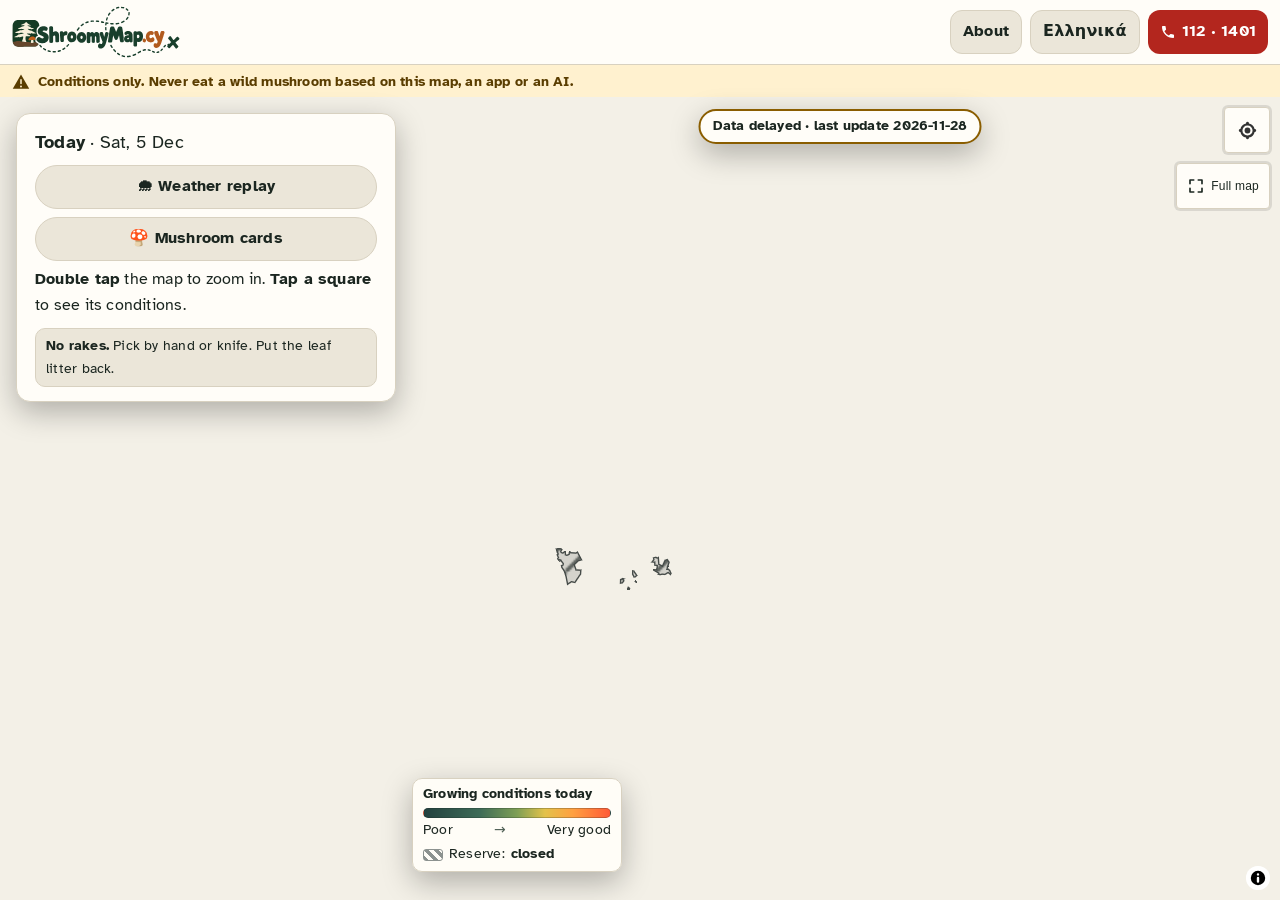
<file: index.html>
<!doctype html>
<html lang="en">
<head>
  <meta charset="utf-8" />
  <meta name="viewport" content="width=device-width, initial-scale=1, viewport-fit=cover" />
  <meta name="theme-color" content="#14211b" />
  <meta name="description" content="Today's growing conditions for wild mushrooms in Cyprus forests. Conditions only. Never eat a wild mushroom based on this map, an app or an AI." />
  <meta property="og:title" content="ShroomyMap" />
  <meta property="og:site_name" content="ShroomyMap" />
  <meta property="og:description" content="Today's growing conditions for wild mushrooms in Cyprus forests. Conditions only." />
  <title>ShroomyMap · mushroom growing conditions in Cyprus</title>
  <meta property="og:image" content="https://shroomymap.cy/brand/social.png" />
  <meta property="og:image:width" content="1200" />
  <meta property="og:image:height" content="630" />
  <meta name="twitter:card" content="summary_large_image" />
  <link rel="icon" href="brand/icon.svg" type="image/svg+xml" />
  <link rel="icon" href="brand/icon-32.png" sizes="32x32" type="image/png" />
  <link rel="apple-touch-icon" href="brand/apple-touch-icon.png" />
  <link rel="manifest" href="site.webmanifest" />
  <script type="module" crossorigin src="./assets/main-CzMfbomi.js"></script>
  <link rel="modulepreload" crossorigin href="./assets/lang-Bu5yqur3.js">
  <link rel="stylesheet" crossorigin href="./assets/lang-KYAJsBeA.css">
  <link rel="stylesheet" crossorigin href="./assets/main-DDSyw2Ic.css">
</head>
<body>
  <div class="app">
    <header class="topbar">
      <a class="brand" href="./" aria-label="ShroomyMap, home" data-tip="Reload the map.">
        <span class="brand-logo" aria-hidden="true"></span>
        <span class="brand-text"></span>
      </a>
      <a class="about-link" href="about.html" data-tip="What this map shows, where the data comes from, and its limits.">About</a>
      <button class="sos" type="button" data-emergency aria-haspopup="dialog" aria-label="Poisoning emergency: 112 and 1401"
        data-tip="Mushroom poisoning help: call 112 (ambulance) or the Cyprus Poison Centre 1401. Do not wait for symptoms.">
        <svg width="16" height="16" viewBox="0 0 24 24" aria-hidden="true"><path fill="currentColor" d="M6.6 10.8a15.1 15.1 0 0 0 6.6 6.6l2.2-2.2c.3-.3.7-.4 1-.2 1.1.4 2.3.6 3.6.6.6 0 1 .4 1 1V20c0 .6-.4 1-1 1A17 17 0 0 1 3 4c0-.6.4-1 1-1h3.5c.6 0 1 .4 1 1 0 1.2.2 2.4.6 3.6.1.3 0 .7-.2 1z"/></svg>
        <span>112 · 1401</span>
      </button>
    </header>

    <div class="safety" role="note">
      <svg width="18" height="18" viewBox="0 0 24 24" aria-hidden="true"><path fill="currentColor" d="M12 2 1 21h22L12 2Zm0 6c.6 0 1 .4 1 1v5a1 1 0 1 1-2 0V9c0-.6.4-1 1-1Zm0 11.2a1.3 1.3 0 1 1 0-2.6 1.3 1.3 0 0 1 0 2.6Z"/></svg>
      <span>Conditions only. Never eat a wild mushroom based on this map, an app or an AI.</span>
    </div>

    <main class="stage">
      <div id="map" role="region" aria-label="Map of today's growing conditions in Cyprus"></div>
      <div id="loading" class="loading" role="status"><span class="spinner" aria-hidden="true"></span>
        <span id="loading-text">Loading the forest map…</span></div>
      <div id="delayed" class="delayed" role="status" hidden></div>
      <div id="map-legend" class="map-legend" role="img" tabindex="0"></div>
      <section id="sheet" class="sheet" aria-label="Today and the tapped square"></section>
    </main>
  </div>
</body>
</html>
</file>
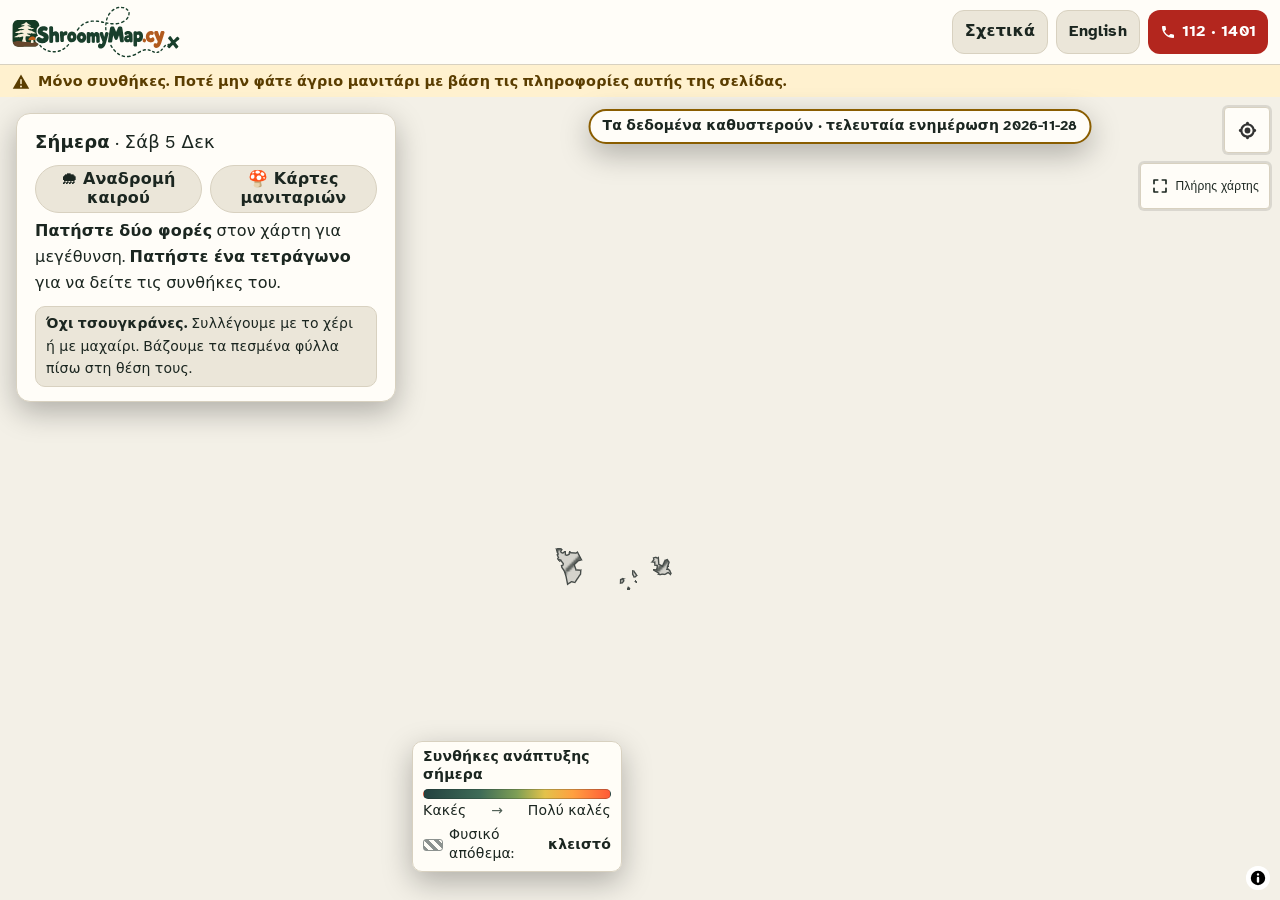
<file: el/index.html>
<!doctype html> <html lang="el"> <head> <meta charset="utf-8" /> <meta name="viewport" content="width=device-width, initial-scale=1, viewport-fit=cover" /> <meta name="theme-color" content="#14211b" /> <meta name="description" content="Οι σημερινές συνθήκες ανάπτυξης για τα άγρια μανιτάρια στα δάση της Κύπρου. Μόνο συνθήκες. Ποτέ μην φάτε άγριο μανιτάρι με βάση τις πληροφορίες αυτής της σελίδας." /> <meta property="og:title" content="ShroomyMap" /> <meta property="og:site_name" content="ShroomyMap" /> <meta property="og:description" content="Οι σημερινές συνθήκες ανάπτυξης για τα άγρια μανιτάρια στα δάση της Κύπρου. Μόνο συνθήκες." /> <title>ShroomyMap · συνθήκες ανάπτυξης μανιταριών στην Κύπρο</title>
  <meta property="og:image" content="https://shroomymap.cy/brand/social.png" />
  <meta property="og:image:width" content="1200" />
  <meta property="og:image:height" content="630" />
  <meta name="twitter:card" content="summary_large_image" /> <link rel="icon" href="brand/icon.svg" type="image/svg+xml" /> <link rel="icon" href="brand/icon-32.png" sizes="32x32" type="image/png" /> <link rel="apple-touch-icon" href="brand/apple-touch-icon.png" /> <link rel="manifest" href="site.webmanifest" />   <script type="module" crossorigin src="./assets/main-CClt6aoP.js"></script>
   <link rel="modulepreload" crossorigin href="./assets/lang-PzY0WyFc.js">
   <link rel="stylesheet" crossorigin href="./assets/lang-KYAJsBeA.css">
   <link rel="stylesheet" crossorigin href="./assets/main-DDSyw2Ic.css">
 </head> <body> <div class="app"> <header class="topbar"> <a class="brand" href="./" aria-label="ShroomyMap, αρχική" data-tip="Φόρτωση του χάρτη ξανά."> <span class="brand-logo" aria-hidden="true"></span> <span class="brand-text"></span> </a> <a class="about-link" href="about.html" data-tip="Τι δείχνει αυτός ο χάρτης, από πού προέρχονται τα δεδομένα και ποια είναι τα όριά του.">Σχετικά</a> <button class="sos" type="button" data-emergency aria-haspopup="dialog" aria-label="Έκτακτη ανάγκη δηλητηρίασης: 112 και 1401" data-tip="Βοήθεια για δηλητηρίαση από μανιτάρια: καλέστε το 112 (ασθενοφόρο) ή το Κέντρο Δηλητηριάσεων Κύπρου 1401. Μην περιμένετε συμπτώματα."> <svg width="16" height="16" viewBox="0 0 24 24" aria-hidden="true"><path fill="currentColor" d="M6.6 10.8a15.1 15.1 0 0 0 6.6 6.6l2.2-2.2c.3-.3.7-.4 1-.2 1.1.4 2.3.6 3.6.6.6 0 1 .4 1 1V20c0 .6-.4 1-1 1A17 17 0 0 1 3 4c0-.6.4-1 1-1h3.5c.6 0 1 .4 1 1 0 1.2.2 2.4.6 3.6.1.3 0 .7-.2 1z"/></svg> <span>112 · 1401</span> </button> </header> <div class="safety" role="note"> <svg width="18" height="18" viewBox="0 0 24 24" aria-hidden="true"><path fill="currentColor" d="M12 2 1 21h22L12 2Zm0 6c.6 0 1 .4 1 1v5a1 1 0 1 1-2 0V9c0-.6.4-1 1-1Zm0 11.2a1.3 1.3 0 1 1 0-2.6 1.3 1.3 0 0 1 0 2.6Z"/></svg> <span>Μόνο συνθήκες. Ποτέ μην φάτε άγριο μανιτάρι με βάση τις πληροφορίες αυτής της σελίδας.</span> </div> <main class="stage"> <div id="map" role="region" aria-label="Χάρτης των σημερινών συνθηκών ανάπτυξης στην Κύπρο"></div> <div id="loading" class="loading" role="status"><span class="spinner" aria-hidden="true"></span> <span id="loading-text">Φορτώνει ο χάρτης του δάσους…</span></div> <div id="delayed" class="delayed" role="status" hidden></div> <div id="map-legend" class="map-legend" role="img" tabindex="0"></div> <section id="sheet" class="sheet" aria-label="Σήμερα και το τετράγωνο που πατήσατε"></section> </main> </div>  </body> </html>
</file>
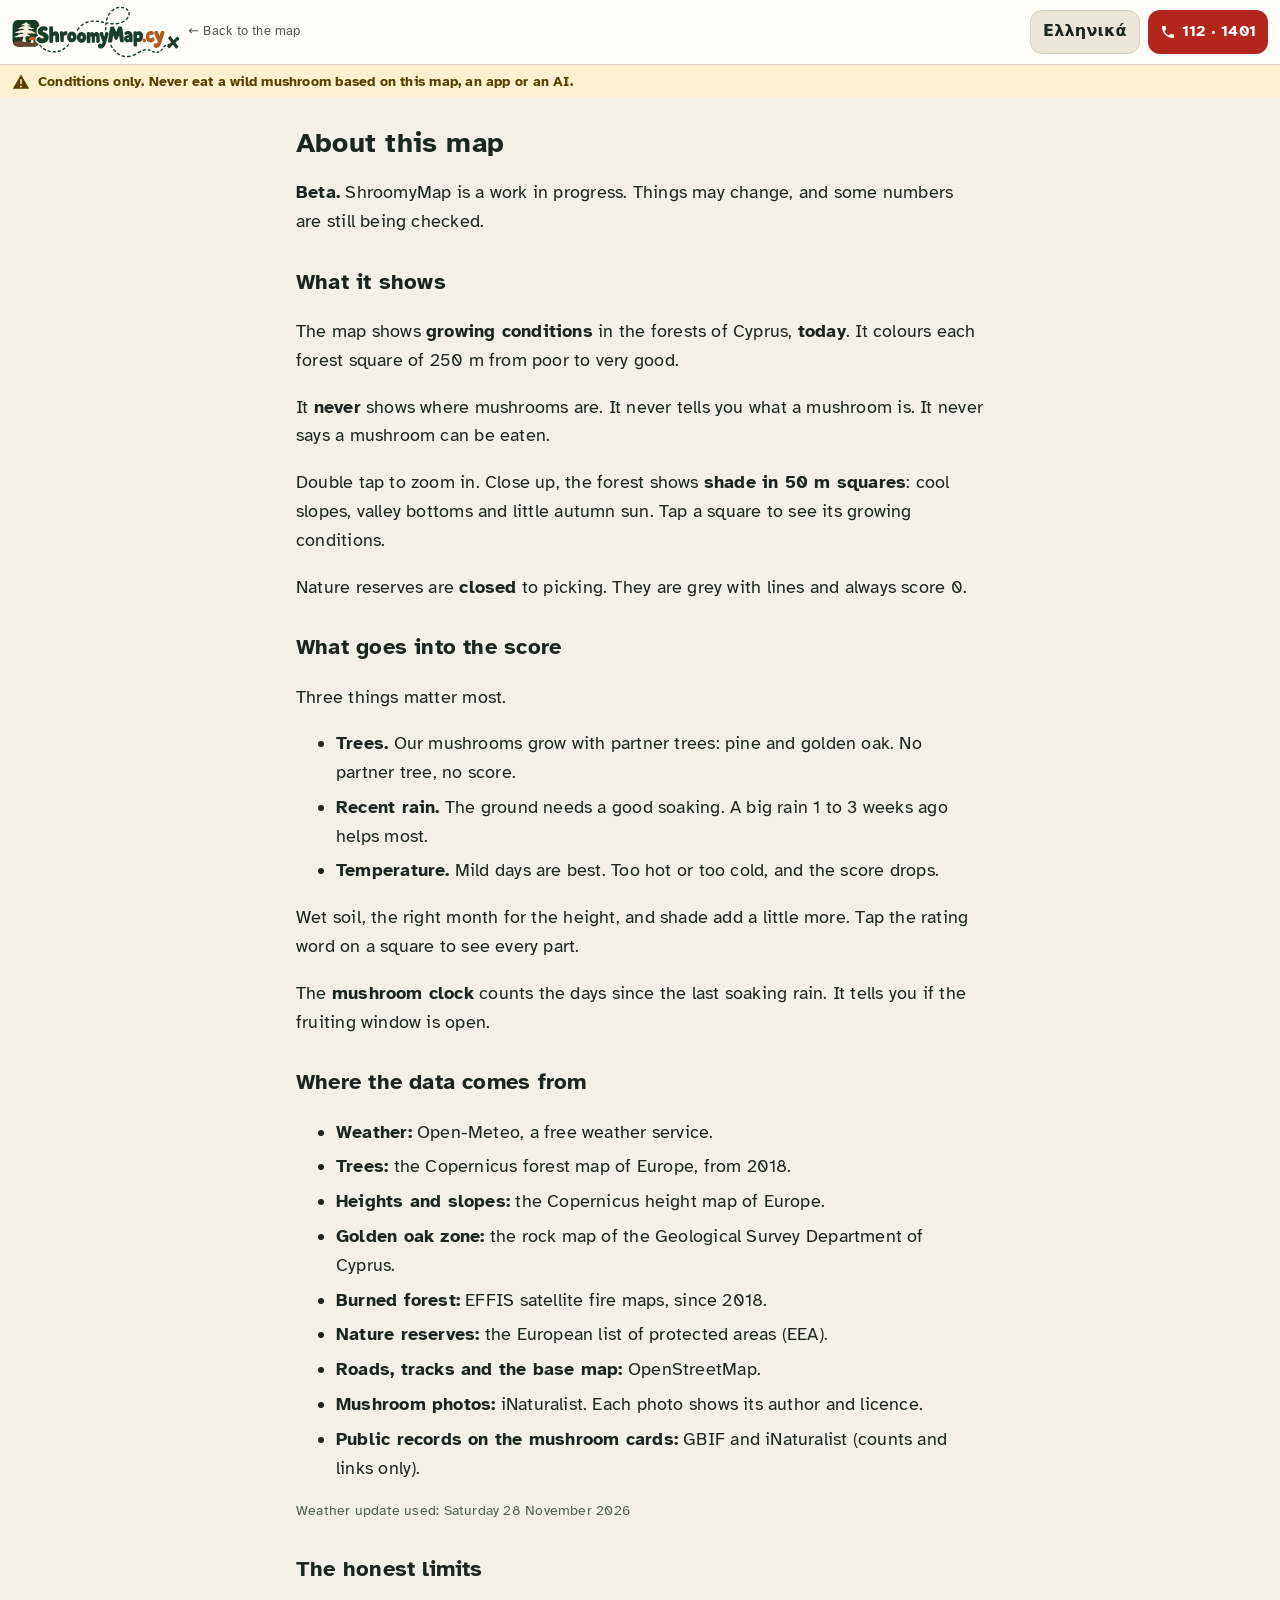
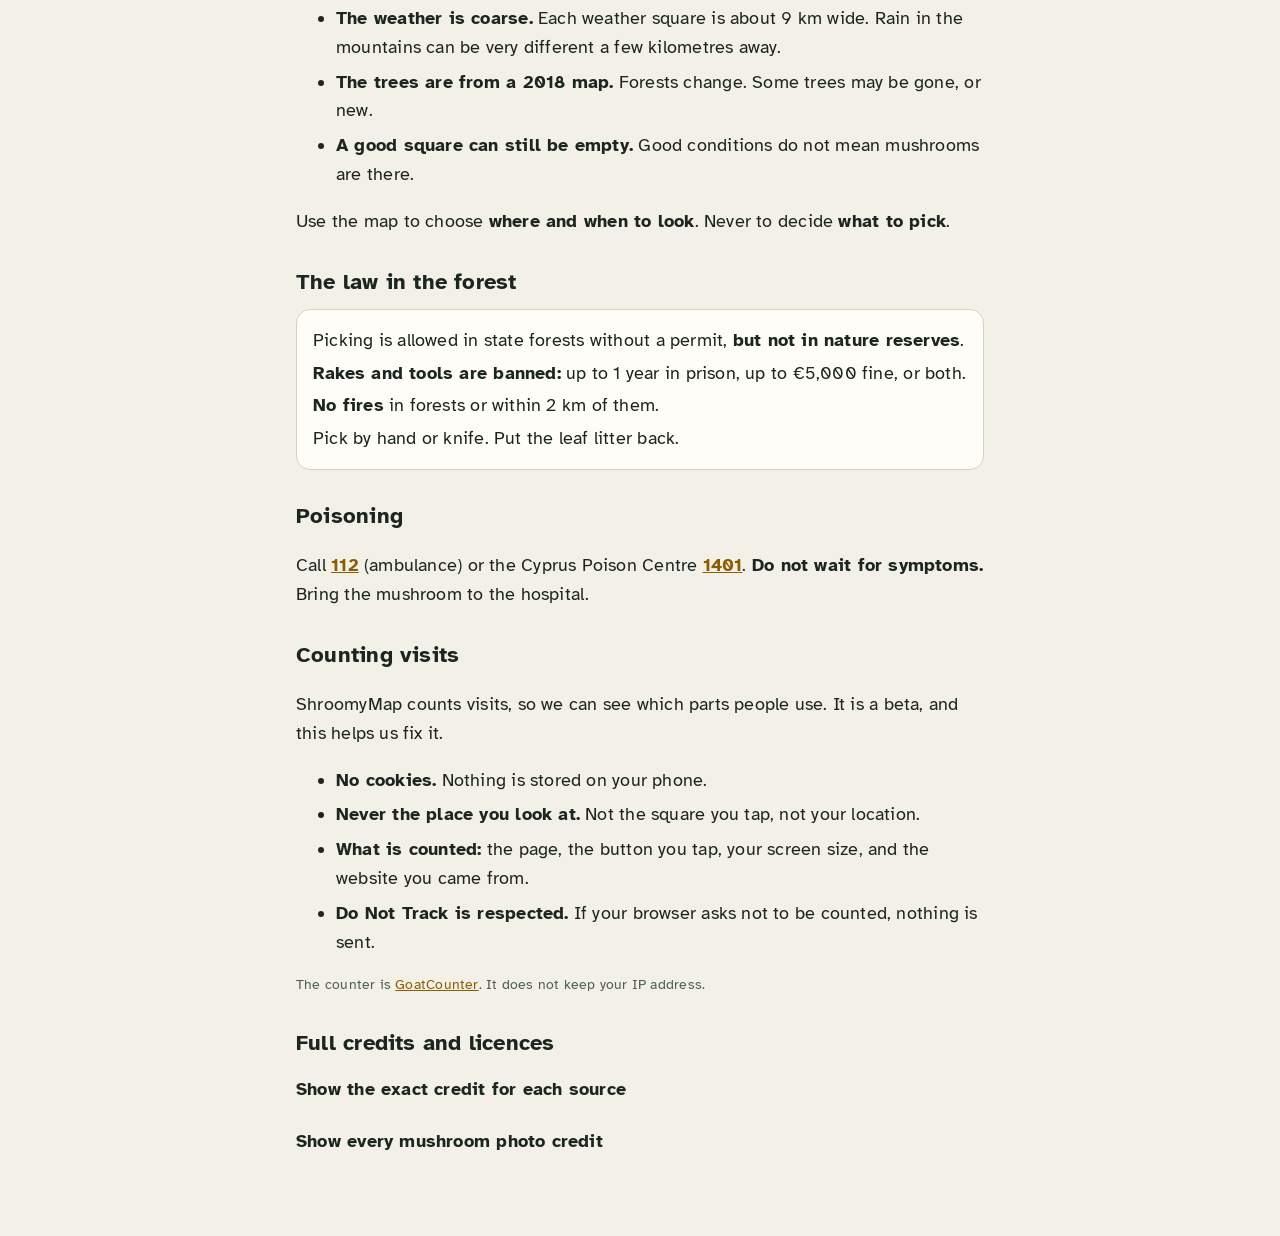
<file: about.html>
<!doctype html>
<html lang="en">
<head>
  <meta charset="utf-8" />
  <meta name="viewport" content="width=device-width, initial-scale=1, viewport-fit=cover" />
  <meta name="theme-color" content="#14211b" />
  <title>About · ShroomyMap</title>
  <link rel="icon" href="brand/icon.svg" type="image/svg+xml" />
  <link rel="icon" href="brand/icon-32.png" sizes="32x32" type="image/png" />
  <link rel="apple-touch-icon" href="brand/apple-touch-icon.png" />
  <link rel="manifest" href="site.webmanifest" />
  <script type="module" crossorigin src="./assets/about-BCJJHsAo.js"></script>
  <link rel="modulepreload" crossorigin href="./assets/lang-Bu5yqur3.js">
  <link rel="stylesheet" crossorigin href="./assets/lang-KYAJsBeA.css">
</head>
<body>
  <div class="about-top">
    <header class="topbar">
      <a class="brand" href="./" aria-label="ShroomyMap, back to the map">
        <span class="brand-logo" aria-hidden="true"></span>
        <span class="brand-text">
          <span class="brand-sub">← Back to the map</span></span>
      </a>
      <button class="sos" type="button" data-emergency aria-haspopup="dialog" aria-label="Poisoning emergency: 112 and 1401">
        <svg width="16" height="16" viewBox="0 0 24 24" aria-hidden="true"><path fill="currentColor" d="M6.6 10.8a15.1 15.1 0 0 0 6.6 6.6l2.2-2.2c.3-.3.7-.4 1-.2 1.1.4 2.3.6 3.6.6.6 0 1 .4 1 1V20c0 .6-.4 1-1 1A17 17 0 0 1 3 4c0-.6.4-1 1-1h3.5c.6 0 1 .4 1 1 0 1.2.2 2.4.6 3.6.1.3 0 .7-.2 1z"/></svg>
        <span>112 · 1401</span></button>
    </header>
    <div class="safety" role="note">
      <svg width="18" height="18" viewBox="0 0 24 24" aria-hidden="true"><path fill="currentColor" d="M12 2 1 21h22L12 2Zm0 6c.6 0 1 .4 1 1v5a1 1 0 1 1-2 0V9c0-.6.4-1 1-1Zm0 11.2a1.3 1.3 0 1 1 0-2.6 1.3 1.3 0 0 1 0 2.6Z"/></svg>
      <span>Conditions only. Never eat a wild mushroom based on this map, an app or an AI.</span>
    </div>
  </div>

  <main class="page">
    <h1>About this map</h1>
    <p><strong>Beta.</strong> ShroomyMap is a work in progress. Things may change, and some numbers are still being checked.</p>

    <h2>What it shows</h2>
    <p>The map shows <b>growing conditions</b> in the forests of Cyprus, <b>today</b>.
      It colours each forest square of 250 m from poor to very good.</p>
    <p>It <b>never</b> shows where mushrooms are. It never tells you what a mushroom is.
      It never says a mushroom can be eaten.</p>
    <p>Double tap to zoom in. Close up, the forest shows <b>shade in 50 m squares</b>: cool slopes,
      valley bottoms and little autumn sun. Tap a square to see its growing conditions.</p>
    <p>Nature reserves are <b>closed</b> to picking. They are grey with lines and always score 0.</p>

    <h2>What goes into the score</h2>
    <p>Three things matter most.</p>
    <ul>
      <li><b>Trees.</b> Our mushrooms grow with partner trees: pine and golden oak. No partner tree, no score.</li>
      <li><b>Recent rain.</b> The ground needs a good soaking. A big rain 1 to 3 weeks ago helps most.</li>
      <li><b>Temperature.</b> Mild days are best. Too hot or too cold, and the score drops.</li>
    </ul>
    <p>Wet soil, the right month for the height, and shade add a little more.
      Tap the rating word on a square to see every part.</p>
    <p>The <b>mushroom clock</b> counts the days since the last soaking rain.
      It tells you if the fruiting window is open.</p>

    <h2>Where the data comes from</h2>
    <ul>
      <li><b>Weather:</b> Open-Meteo, a free weather service.</li>
      <li><b>Trees:</b> the Copernicus forest map of Europe, from 2018.</li>
      <li><b>Heights and slopes:</b> the Copernicus height map of Europe.</li>
      <li><b>Golden oak zone:</b> the rock map of the Geological Survey Department of Cyprus.</li>
      <li><b>Burned forest:</b> EFFIS satellite fire maps, since 2018.</li>
      <li><b>Nature reserves:</b> the European list of protected areas (EEA).</li>
      <li><b>Roads, tracks and the base map:</b> OpenStreetMap.</li>
      <li><b>Mushroom photos:</b> iNaturalist. Each photo shows its author and licence.</li>
      <li><b>Public records on the mushroom cards:</b> GBIF and iNaturalist (counts and links only).</li>
    </ul>
    <p class="tag">Weather update used: <span id="run">…</span></p>

    <h2>The honest limits</h2>
    <ul>
      <li><b>The weather is coarse.</b> Each weather square is about 9 km wide.
        Rain in the mountains can be very different a few kilometres away.</li>
      <li><b>The trees are from a 2018 map.</b> Forests change. Some trees may be gone, or new.</li>
      <li><b>A good square can still be empty.</b> Good conditions do not mean mushrooms are there.</li>
    </ul>
    <p>Use the map to choose <b>where and when to look</b>. Never to decide <b>what to pick</b>.</p>

    <h2>The law in the forest</h2>
    <div class="card">
      <p>Picking is allowed in state forests without a permit, <b>but not in nature reserves</b>.</p>
      <p><b>Rakes and tools are banned:</b> up to 1 year in prison, up to €5,000 fine, or both.</p>
      <p><b>No fires</b> in forests or within 2 km of them.</p>
      <p>Pick by hand or knife. Put the leaf litter back.</p>
    </div>

    <h2>Poisoning</h2>
    <p>Call <a href="tel:112"><b>112</b></a> (ambulance) or the Cyprus Poison Centre <a href="tel:1401"><b>1401</b></a>.
      <b>Do not wait for symptoms.</b> Bring the mushroom to the hospital.</p>

    <section id="counting" hidden>
      <h2>Counting visits</h2>
      <p>ShroomyMap counts visits, so we can see which parts people use. It is a beta, and this helps us fix it.</p>
      <ul>
        <li><b>No cookies.</b> Nothing is stored on your phone.</li>
        <li><b>Never the place you look at.</b> Not the square you tap, not your location.</li>
        <li><b>What is counted:</b> the page, the button you tap, your screen size, and the website you came from.</li>
        <li><b>Do Not Track is respected.</b> If your browser asks not to be counted, nothing is sent.</li>
      </ul>
      <p class="tag">The counter is <a href="https://www.goatcounter.com" target="_blank" rel="noopener">GoatCounter</a>. It does not keep your IP address.</p>
    </section>

    <h2>Full credits and licences</h2>
    <details>
      <summary>Show the exact credit for each source</summary>
      <div id="credits"><p>Loading…</p></div>
    </details>
    <details id="photos">
      <summary>Show every mushroom photo credit</summary>
      <p>We only use photos with a CC0, CC BY, CC BY-SA or CC BY-NC licence.</p>
      <ul id="photo-credits" class="credits"><li>Loading…</li></ul>
    </details>
  </main>
</body>
</html>
</file>
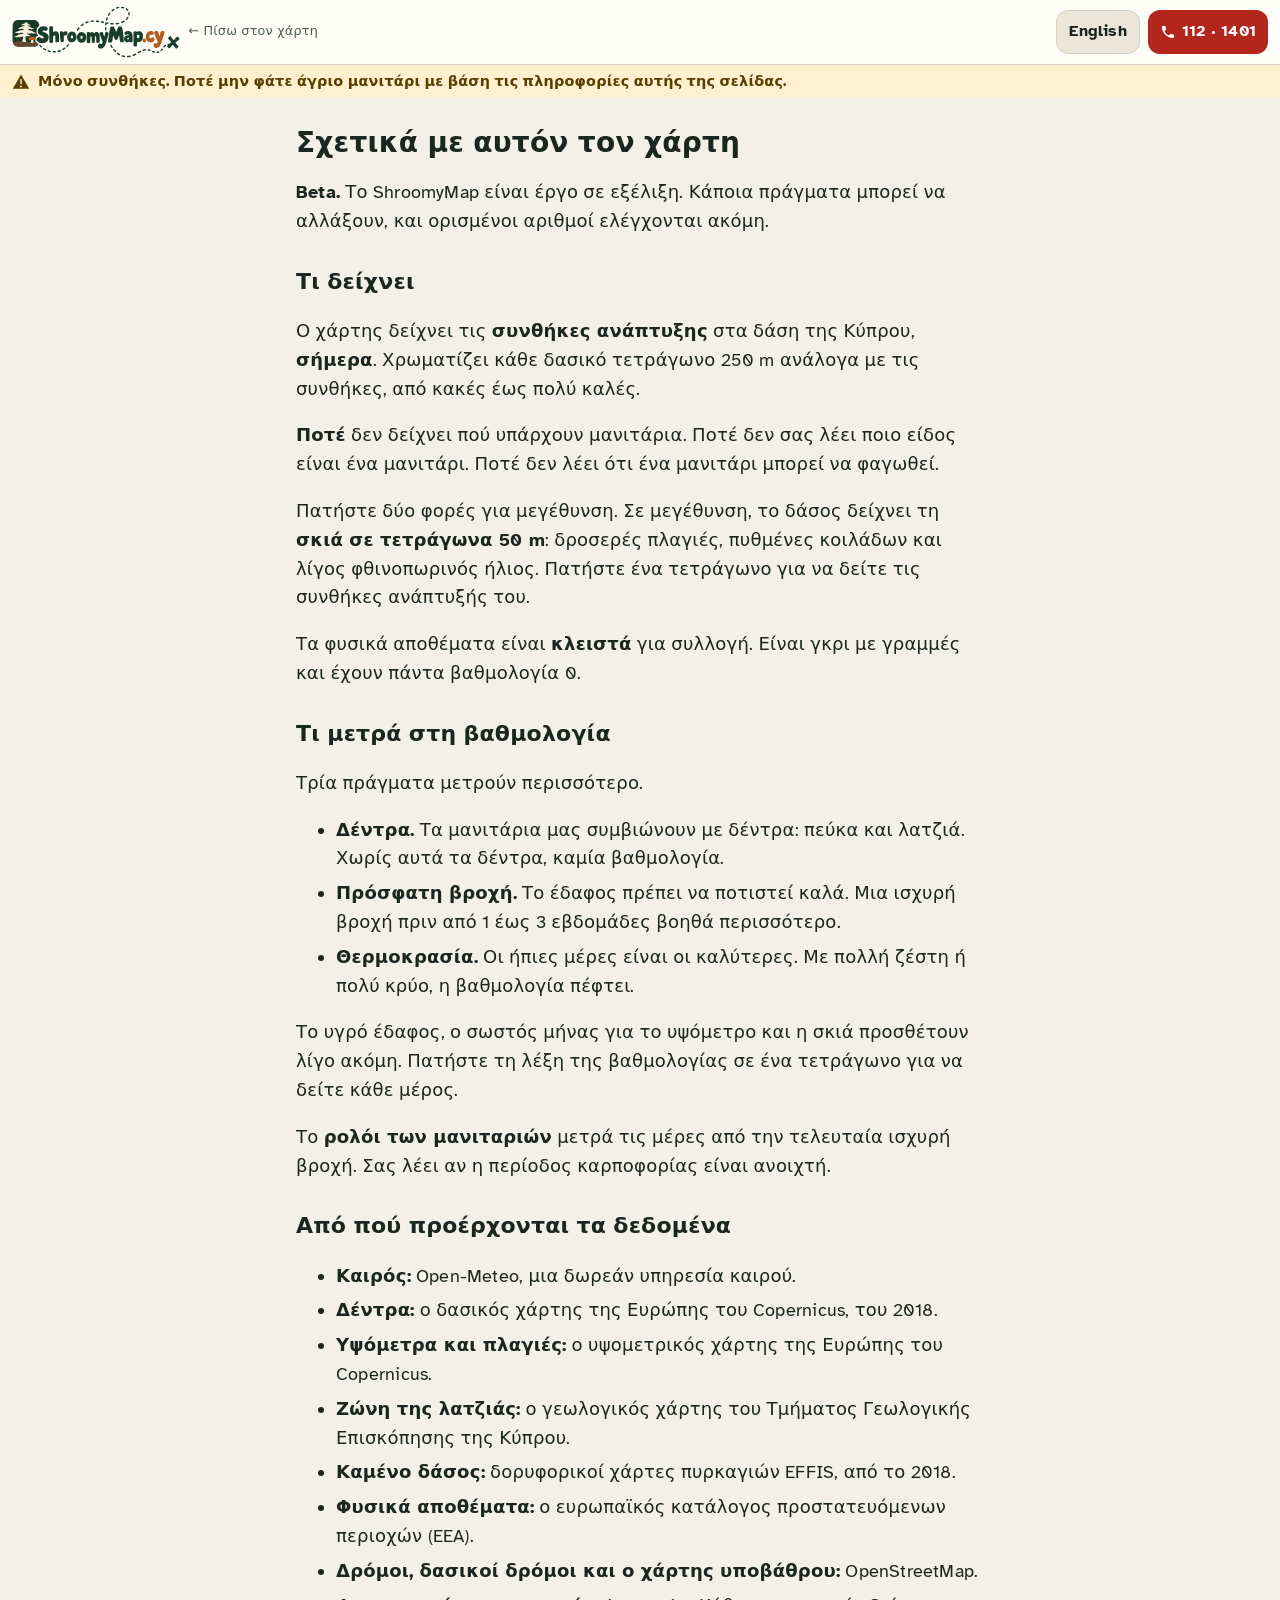
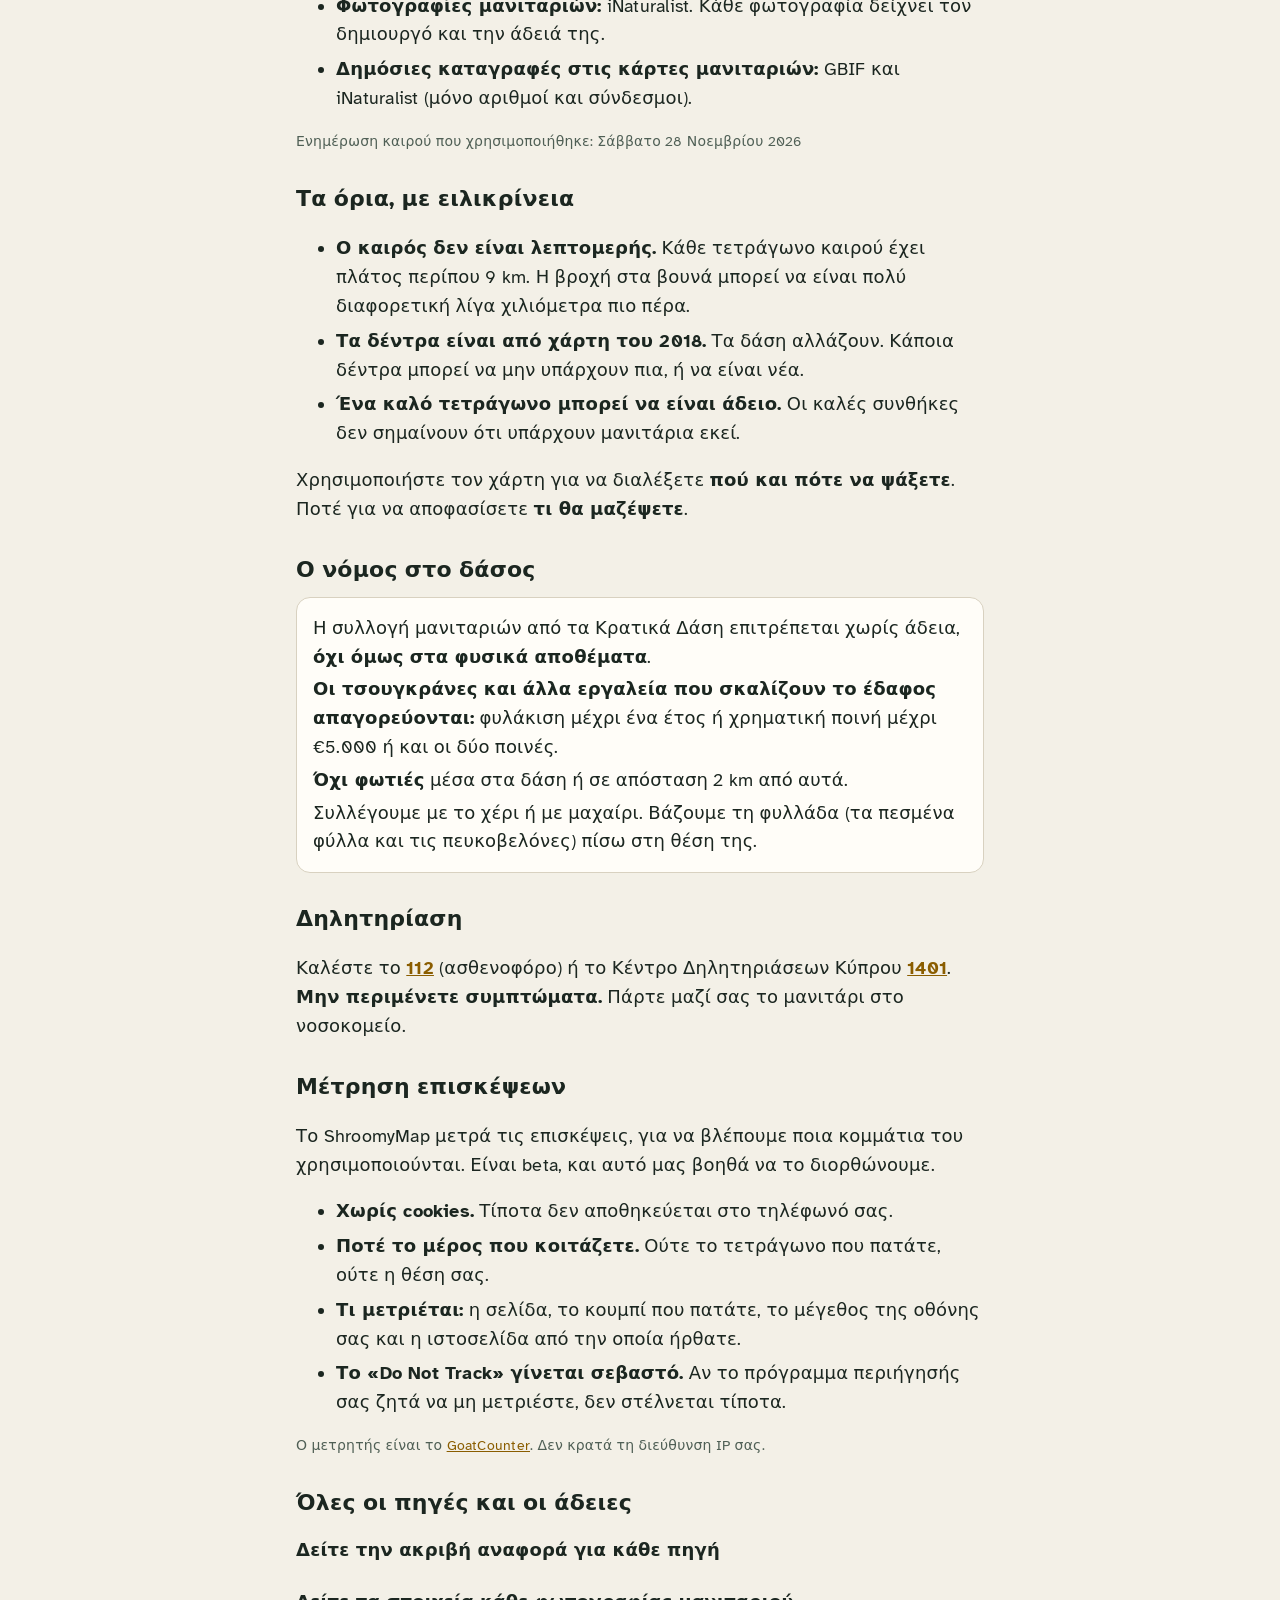
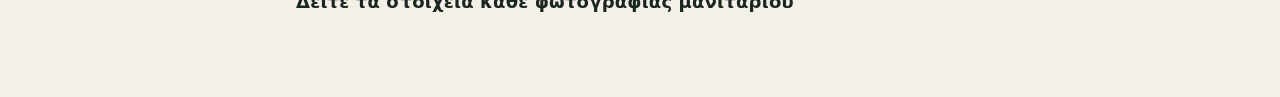
<file: el/about.html>
<!doctype html> <html lang="el"> <head> <meta charset="utf-8" /> <meta name="viewport" content="width=device-width, initial-scale=1, viewport-fit=cover" /> <meta name="theme-color" content="#14211b" /> <title>Σχετικά · ShroomyMap</title> <link rel="icon" href="brand/icon.svg" type="image/svg+xml" /> <link rel="icon" href="brand/icon-32.png" sizes="32x32" type="image/png" /> <link rel="apple-touch-icon" href="brand/apple-touch-icon.png" /> <link rel="manifest" href="site.webmanifest" />   <script type="module" crossorigin src="./assets/about-CLt7JKlu.js"></script>
   <link rel="modulepreload" crossorigin href="./assets/lang-PzY0WyFc.js">
   <link rel="stylesheet" crossorigin href="./assets/lang-KYAJsBeA.css">
 </head> <body> <div class="about-top"> <header class="topbar"> <a class="brand" href="./" aria-label="ShroomyMap, πίσω στον χάρτη"> <span class="brand-logo" aria-hidden="true"></span> <span class="brand-text"> <span class="brand-sub">← Πίσω στον χάρτη</span></span> </a> <button class="sos" type="button" data-emergency aria-haspopup="dialog" aria-label="Έκτακτη ανάγκη δηλητηρίασης: 112 και 1401"> <svg width="16" height="16" viewBox="0 0 24 24" aria-hidden="true"><path fill="currentColor" d="M6.6 10.8a15.1 15.1 0 0 0 6.6 6.6l2.2-2.2c.3-.3.7-.4 1-.2 1.1.4 2.3.6 3.6.6.6 0 1 .4 1 1V20c0 .6-.4 1-1 1A17 17 0 0 1 3 4c0-.6.4-1 1-1h3.5c.6 0 1 .4 1 1 0 1.2.2 2.4.6 3.6.1.3 0 .7-.2 1z"/></svg> <span>112 · 1401</span></button> </header> <div class="safety" role="note"> <svg width="18" height="18" viewBox="0 0 24 24" aria-hidden="true"><path fill="currentColor" d="M12 2 1 21h22L12 2Zm0 6c.6 0 1 .4 1 1v5a1 1 0 1 1-2 0V9c0-.6.4-1 1-1Zm0 11.2a1.3 1.3 0 1 1 0-2.6 1.3 1.3 0 0 1 0 2.6Z"/></svg> <span>Μόνο συνθήκες. Ποτέ μην φάτε άγριο μανιτάρι με βάση τις πληροφορίες αυτής της σελίδας.</span> </div> </div> <main class="page"> <h1>Σχετικά με αυτόν τον χάρτη</h1> <p><strong>Beta.</strong> Το ShroomyMap είναι έργο σε εξέλιξη. Κάποια πράγματα μπορεί να αλλάξουν, και ορισμένοι αριθμοί ελέγχονται ακόμη.</p> <h2>Τι δείχνει</h2> <p>Ο χάρτης δείχνει τις <b>συνθήκες ανάπτυξης</b> στα δάση της Κύπρου, <b>σήμερα</b>. Χρωματίζει κάθε δασικό τετράγωνο 250 m ανάλογα με τις συνθήκες, από κακές έως πολύ καλές.</p> <p><b>Ποτέ</b> δεν δείχνει πού υπάρχουν μανιτάρια. Ποτέ δεν σας λέει ποιο είδος είναι ένα μανιτάρι. Ποτέ δεν λέει ότι ένα μανιτάρι μπορεί να φαγωθεί.</p> <p>Πατήστε δύο φορές για μεγέθυνση. Σε μεγέθυνση, το δάσος δείχνει τη <b>σκιά σε τετράγωνα 50 m</b>: δροσερές πλαγιές, πυθμένες κοιλάδων και λίγος φθινοπωρινός ήλιος. Πατήστε ένα τετράγωνο για να δείτε τις συνθήκες ανάπτυξής του.</p> <p>Τα φυσικά αποθέματα είναι <b>κλειστά</b> για συλλογή. Είναι γκρι με γραμμές και έχουν πάντα βαθμολογία 0.</p> <h2>Τι μετρά στη βαθμολογία</h2> <p>Τρία πράγματα μετρούν περισσότερο.</p> <ul> <li><b>Δέντρα.</b> Τα μανιτάρια μας συμβιώνουν με δέντρα: πεύκα και λατζιά. Χωρίς αυτά τα δέντρα, καμία βαθμολογία.</li> <li><b>Πρόσφατη βροχή.</b> Το έδαφος πρέπει να ποτιστεί καλά. Μια ισχυρή βροχή πριν από 1 έως 3 εβδομάδες βοηθά περισσότερο.</li> <li><b>Θερμοκρασία.</b> Οι ήπιες μέρες είναι οι καλύτερες. Με πολλή ζέστη ή πολύ κρύο, η βαθμολογία πέφτει.</li> </ul> <p>Το υγρό έδαφος, ο σωστός μήνας για το υψόμετρο και η σκιά προσθέτουν λίγο ακόμη. Πατήστε τη λέξη της βαθμολογίας σε ένα τετράγωνο για να δείτε κάθε μέρος.</p> <p>Το <b>ρολόι των μανιταριών</b> μετρά τις μέρες από την τελευταία ισχυρή βροχή. Σας λέει αν η περίοδος καρποφορίας είναι ανοιχτή.</p> <h2>Από πού προέρχονται τα δεδομένα</h2> <ul> <li><b>Καιρός:</b> Open-Meteo, μια δωρεάν υπηρεσία καιρού.</li> <li><b>Δέντρα:</b> ο δασικός χάρτης της Ευρώπης του Copernicus, του 2018.</li> <li><b>Υψόμετρα και πλαγιές:</b> ο υψομετρικός χάρτης της Ευρώπης του Copernicus.</li> <li><b>Ζώνη της λατζιάς:</b> ο γεωλογικός χάρτης του Τμήματος Γεωλογικής Επισκόπησης της Κύπρου.</li> <li><b>Καμένο δάσος:</b> δορυφορικοί χάρτες πυρκαγιών EFFIS, από το 2018.</li> <li><b>Φυσικά αποθέματα:</b> ο ευρωπαϊκός κατάλογος προστατευόμενων περιοχών (EEA).</li> <li><b>Δρόμοι, δασικοί δρόμοι και ο χάρτης υποβάθρου:</b> OpenStreetMap.</li> <li><b>Φωτογραφίες μανιταριών:</b> iNaturalist. Κάθε φωτογραφία δείχνει τον δημιουργό και την άδειά της.</li> <li><b>Δημόσιες καταγραφές στις κάρτες μανιταριών:</b> GBIF και iNaturalist (μόνο αριθμοί και σύνδεσμοι).</li> </ul> <p class="tag">Ενημέρωση καιρού που χρησιμοποιήθηκε: <span id="run">…</span></p> <h2>Τα όρια, με ειλικρίνεια</h2> <ul> <li><b>Ο καιρός δεν είναι λεπτομερής.</b> Κάθε τετράγωνο καιρού έχει πλάτος περίπου 9 km. Η βροχή στα βουνά μπορεί να είναι πολύ διαφορετική λίγα χιλιόμετρα πιο πέρα.</li> <li><b>Τα δέντρα είναι από χάρτη του 2018.</b> Τα δάση αλλάζουν. Κάποια δέντρα μπορεί να μην υπάρχουν πια, ή να είναι νέα.</li> <li><b>Ένα καλό τετράγωνο μπορεί να είναι άδειο.</b> Οι καλές συνθήκες δεν σημαίνουν ότι υπάρχουν μανιτάρια εκεί.</li> </ul> <p>Χρησιμοποιήστε τον χάρτη για να διαλέξετε <b>πού και πότε να ψάξετε</b>. Ποτέ για να αποφασίσετε <b>τι θα μαζέψετε</b>.</p> <h2>Ο νόμος στο δάσος</h2> <div class="card"> <p>Η συλλογή μανιταριών από τα Κρατικά Δάση επιτρέπεται χωρίς άδεια, <b>όχι όμως στα φυσικά αποθέματα</b>.</p> <p><b>Οι τσουγκράνες και άλλα εργαλεία που σκαλίζουν το έδαφος απαγορεύονται:</b> φυλάκιση μέχρι ένα έτος ή χρηματική ποινή μέχρι €5.000 ή και οι δύο ποινές.</p> <p><b>Όχι φωτιές</b> μέσα στα δάση ή σε απόσταση 2 km από αυτά.</p> <p>Συλλέγουμε με το χέρι ή με μαχαίρι. Βάζουμε τη φυλλάδα (τα πεσμένα φύλλα και τις πευκοβελόνες) πίσω στη θέση της.</p> </div> <h2>Δηλητηρίαση</h2> <p>Καλέστε το <a href="tel:112"><b>112</b></a> (ασθενοφόρο) ή το Κέντρο Δηλητηριάσεων Κύπρου <a href="tel:1401"><b>1401</b></a>. <b>Μην περιμένετε συμπτώματα.</b> Πάρτε μαζί σας το μανιτάρι στο νοσοκομείο.</p> <section id="counting" hidden> <h2>Μέτρηση επισκέψεων</h2> <p>Το ShroomyMap μετρά τις επισκέψεις, για να βλέπουμε ποια κομμάτια του χρησιμοποιούνται. Είναι beta, και αυτό μας βοηθά να το διορθώνουμε.</p> <ul> <li><b>Χωρίς cookies.</b> Τίποτα δεν αποθηκεύεται στο τηλέφωνό σας.</li> <li><b>Ποτέ το μέρος που κοιτάζετε.</b> Ούτε το τετράγωνο που πατάτε, ούτε η θέση σας.</li> <li><b>Τι μετριέται:</b> η σελίδα, το κουμπί που πατάτε, το μέγεθος της οθόνης σας και η ιστοσελίδα από την οποία ήρθατε.</li> <li><b>Το «Do Not Track» γίνεται σεβαστό.</b> Αν το πρόγραμμα περιήγησής σας ζητά να μη μετριέστε, δεν στέλνεται τίποτα.</li> </ul> <p class="tag">Ο μετρητής είναι το <a href="https://www.goatcounter.com" target="_blank" rel="noopener">GoatCounter</a>. Δεν κρατά τη διεύθυνση IP σας.</p> </section> <h2>Όλες οι πηγές και οι άδειες</h2> <details> <summary>Δείτε την ακριβή αναφορά για κάθε πηγή</summary> <div id="credits"><p>Φορτώνει…</p></div> </details> <details id="photos"> <summary>Δείτε τα στοιχεία κάθε φωτογραφίας μανιταριού</summary> <p>Χρησιμοποιούμε μόνο φωτογραφίες με άδεια CC0, CC BY, CC BY-SA ή CC BY-NC.</p> <ul id="photo-credits" class="credits"><li>Φορτώνει…</li></ul> </details> </main>  </body> </html>
</file>
<file: assets/lang-KYAJsBeA.css>
@font-face{font-family:Atkinson Hyperlegible;font-style:normal;font-display:swap;font-weight:400;src:url(./atkinson-hyperlegible-latin-ext-400-normal-DRk46D-x.woff2)format("woff2"),url(./atkinson-hyperlegible-latin-ext-400-normal-Bbz-b3yf.woff)format("woff");unicode-range:U+100-2BA,U+2BD-2C5,U+2C7-2CC,U+2CE-2D7,U+2DD-2FF,U+304,U+308,U+329,U+1D00-1DBF,U+1E00-1E9F,U+1EF2-1EFF,U+2020,U+20A0-20AB,U+20AD-20C0,U+2113,U+2C60-2C7F,U+A720-A7FF}@font-face{font-family:Atkinson Hyperlegible;font-style:normal;font-display:swap;font-weight:400;src:url(./atkinson-hyperlegible-latin-400-normal-BrHNak5F.woff2)format("woff2"),url(./atkinson-hyperlegible-latin-400-normal-BbWidj28.woff)format("woff");unicode-range:U+??,U+131,U+152-153,U+2BB-2BC,U+2C6,U+2DA,U+2DC,U+304,U+308,U+329,U+2000-206F,U+20AC,U+2122,U+2191,U+2193,U+2212,U+2215,U+FEFF,U+FFFD}@font-face{font-family:Atkinson Hyperlegible;font-style:normal;font-display:swap;font-weight:700;src:url(./atkinson-hyperlegible-latin-ext-700-normal-BoVPHkS0.woff2)format("woff2"),url(./atkinson-hyperlegible-latin-ext-700-normal-CKkU2Dpt.woff)format("woff");unicode-range:U+100-2BA,U+2BD-2C5,U+2C7-2CC,U+2CE-2D7,U+2DD-2FF,U+304,U+308,U+329,U+1D00-1DBF,U+1E00-1E9F,U+1EF2-1EFF,U+2020,U+20A0-20AB,U+20AD-20C0,U+2113,U+2C60-2C7F,U+A720-A7FF}@font-face{font-family:Atkinson Hyperlegible;font-style:normal;font-display:swap;font-weight:700;src:url(./atkinson-hyperlegible-latin-700-normal-GZI4o3u0.woff2)format("woff2"),url(./atkinson-hyperlegible-latin-700-normal-BK6Glc0m.woff)format("woff");unicode-range:U+??,U+131,U+152-153,U+2BB-2BC,U+2C6,U+2DA,U+2DC,U+304,U+308,U+329,U+2000-206F,U+20AC,U+2122,U+2191,U+2193,U+2212,U+2215,U+FEFF,U+FFFD}@font-face{font-family:Plain Digits;font-weight:400;unicode-range:U+30-39;src:local(Helvetica Neue),local(HelveticaNeue),local(Arial),local(ArialMT),local(Roboto),local(Roboto-Regular),local(Segoe UI),local(SegoeUI)}@font-face{font-family:Plain Digits;font-weight:700;unicode-range:U+30-39;src:local(Helvetica Neue Bold),local(HelveticaNeue-Bold),local(Arial Bold),local(Arial-BoldMT),local(Roboto Bold),local(Roboto-Bold),local(Segoe UI Bold),local(SegoeUI-Bold)}:root{--font:"Plain Digits", "Atkinson Hyperlegible", system-ui, -apple-system, "Segoe UI", sans-serif;--fs-0:.875rem;--fs-1:1rem;--fs-2:1.125rem;--fs-3:1.375rem;--fs-4:1.75rem;--lh:1.6;--track:.012em;--radius:14px;--radius-s:10px;--gap:12px;--tap:48px;--shadow:0 10px 30px #00000047;--bg:#f3f0e7;--surface:#fffdf8;--surface-2:#ebe6d9;--line:#d8d1c0;--ink:#1b2620;--ink-soft:#4f5f55;--accent:#8a5d00;--accent-ink:#fff;--safety-bg:#fff1cf;--safety-ink:#5a3d00;--sos-bg:#b3261e;--sos-ink:#fff;--closed:#8c928f;--focus:#1c6dd0}:root[data-theme=dark]{--bg:#0c1612;--surface:#14211b;--surface-2:#1d2d25;--line:#2c3d34;--ink:#e9efe6;--ink-soft:#a9b8ad;--accent:#e0b040;--accent-ink:#1a1405;--safety-bg:#3a2f12;--safety-ink:#f6dfa6;--sos-bg:#e5483b;--sos-ink:#fff;--closed:#8c928f;--focus:#8cc4ff;--shadow:0 10px 30px #00000080}@media (prefers-color-scheme:dark){:root:not([data-theme=light]){--bg:#0c1612;--surface:#14211b;--surface-2:#1d2d25;--line:#2c3d34;--ink:#e9efe6;--ink-soft:#a9b8ad;--accent:#e0b040;--accent-ink:#1a1405;--safety-bg:#3a2f12;--safety-ink:#f6dfa6;--sos-bg:#e5483b;--sos-ink:#fff;--focus:#8cc4ff;--shadow:0 10px 30px #00000080}}*{box-sizing:border-box}html,body{height:100%;margin:0}body{background:var(--bg);color:var(--ink);font-family:var(--font);font-size:var(--fs-2);line-height:var(--lh);letter-spacing:var(--track);text-align:left;-webkit-font-smoothing:antialiased}button{font:inherit;color:inherit;letter-spacing:inherit}:focus-visible{outline:3px solid var(--focus);outline-offset:2px;border-radius:6px}a{color:var(--accent)}.muted{color:var(--ink-soft)}.small{font-size:var(--fs-0)!important}.app{grid-template-rows:auto auto 1fr;grid-template-columns:minmax(0,1fr);height:100dvh;display:grid;overflow:hidden}.topbar{background:var(--surface);border-bottom:1px solid var(--line);align-items:center;gap:8px;min-height:56px;padding:6px 12px;display:flex}.brand{min-width:0;color:inherit;flex:1;align-items:center;gap:8px;text-decoration:none;display:flex}.brand-logo{aspect-ratio:1120/346;background:url(./logo-light-DqqwnP7_.svg) 0/contain no-repeat;flex:0 auto;min-width:0;height:52px;display:block}:root[data-theme=dark] .brand-logo{background-image:url(./logo-dark-IXxK3Hbo.svg)}@media (prefers-color-scheme:dark){:root:not([data-theme=light]) .brand-logo{background-image:url(./logo-dark-IXxK3Hbo.svg)}}.brand-text{min-width:0;overflow:hidden}.brand-sub{white-space:nowrap;text-overflow:ellipsis;color:var(--ink-soft);font-size:.8rem;line-height:1.2;display:block;overflow:hidden}.about-link{border:1px solid var(--line);background:var(--surface-2);min-height:44px;color:var(--ink);font-size:var(--fs-1);border-radius:12px;flex:none;align-items:center;padding:0 12px;font-weight:700;text-decoration:none;display:inline-flex}.sos{cursor:pointer;background:var(--sos-bg);height:44px;color:var(--sos-ink);font-weight:700;font-size:var(--fs-1);white-space:nowrap;border:0;border-radius:12px;flex:none;align-items:center;gap:6px;padding:0 12px;display:inline-flex}.safety{background:var(--safety-bg);color:var(--safety-ink);align-items:flex-start;gap:8px;padding:6px 12px;font-size:.9rem;font-weight:700;line-height:1.4;display:flex}.safety svg{flex:none;margin-top:2px}.safety a{color:inherit}.ver-badge{color:#fff;vertical-align:middle;white-space:nowrap;background:#1f5f5b;border-radius:999px;margin-left:6px;padding:0 7px;font-size:.72rem;font-weight:700;line-height:1.6;display:inline-block}.stage{min-height:0;position:relative}#map{position:absolute;inset:0}.maplibregl-ctrl-group{border:1px solid var(--line);background:var(--surface)!important}.maplibregl-ctrl-group button{width:44px!important;height:44px!important}:root[data-theme=dark] .maplibregl-ctrl-icon{filter:invert()}.maplibregl-ctrl-attrib{font-size:12px}.map-legend{z-index:2;background:color-mix(in srgb, var(--surface) 94%, transparent);border:1px solid var(--line);border-radius:var(--radius-s);width:176px;box-shadow:var(--shadow);font-size:var(--fs-0);cursor:help;padding:6px 10px 7px;line-height:1.35;position:absolute;top:8px;left:8px}.ml-title{margin-bottom:4px;font-weight:700}.ml-bar{border:1px solid color-mix(in srgb, var(--ink) 25%, transparent);border-radius:6px;height:10px}.ml-scale{justify-content:space-between;gap:6px;margin-top:3px;display:flex}.ml-scale span:nth-child(2){color:var(--ink-soft)}.ml-closed{align-items:center;gap:6px;margin-top:5px;display:flex}.swatch-closed{border:1.5px solid var(--closed);background:repeating-linear-gradient(45deg, var(--closed) 0 3px, transparent 3px 7px);border-radius:3px;flex:none;width:20px;height:12px}.delayed{z-index:3;left:50%;bottom:calc(var(--sheet-h,140px) + 8px);background:var(--surface);border:2px solid var(--accent);box-shadow:var(--shadow);font-size:var(--fs-0);white-space:nowrap;border-radius:999px;padding:4px 12px;font-weight:700;position:absolute;transform:translate(-50%)}.pick-pin{pointer-events:none;border:3px solid var(--ink);background:color-mix(in srgb, var(--accent) 70%, transparent);width:22px;height:22px;box-shadow:0 0 0 3px var(--bg), var(--shadow);border-radius:50%}.loading{z-index:5;background:var(--surface);border:1px solid var(--line);width:max-content;max-width:calc(100vw - 32px);box-shadow:var(--shadow);font-size:var(--fs-1);border-radius:999px;align-items:center;gap:12px;padding:10px 16px;font-weight:700;transition:opacity .35s;display:flex;position:absolute;top:40%;left:50%;transform:translate(-50%,-50%)}.loading.done{opacity:0}.loading.failed{border:2px solid var(--sos-bg);border-radius:16px}.loading.failed .spinner,.loading[hidden]{display:none}.spinner{border:3px solid var(--line);border-top-color:var(--accent);border-radius:50%;flex:none;width:22px;height:22px;animation:.9s linear infinite spin}@keyframes spin{to{transform:rotate(360deg)}}@media (prefers-reduced-motion:reduce){.spinner{animation-duration:2.5s}.loading{transition:none}}@media (width<=899px){.maplibregl-ctrl-bottom-right,.maplibregl-ctrl-bottom-left{bottom:min(var(--sheet-h,140px), 60vh);z-index:3}}.sheet{z-index:4;background:var(--surface);border-top:1px solid var(--line);max-height:62%;box-shadow:var(--shadow);padding:10px 16px calc(12px + env(safe-area-inset-bottom));border-radius:18px 18px 0 0;position:absolute;bottom:0;left:0;right:0;overflow-y:auto}.sheet p{font-size:var(--fs-1);margin:6px 0 0}.panel-h{font-size:var(--fs-1);margin:4px 0 6px}.start-row{justify-content:space-between;align-items:center;gap:10px;display:flex}.start-row .today{font-size:var(--fs-2);margin:0}.chip-btn,.back-btn{border:1px solid var(--line);cursor:pointer;background:var(--surface-2);min-height:44px;color:var(--ink);font-size:var(--fs-1);white-space:nowrap;border-radius:999px;padding:0 14px;font-weight:700}.back-btn{text-align:left;border-radius:12px;align-items:center;gap:10px;width:100%;display:flex}.back-arrow{color:var(--accent);margin-top:-.12em;font-size:1.7em;font-weight:700;line-height:1}.chip-btn:hover,.back-btn:hover{border-color:var(--accent)}.hint{color:var(--ink)}.no-rakes{background:var(--surface-2);border:1px solid var(--line);cursor:help;border-radius:10px;padding:6px 10px;font-size:var(--fs-0)!important;margin-top:10px!important}.primary-btn{cursor:pointer;background:var(--accent);min-height:44px;color:var(--accent-ink);font-weight:700;font-size:var(--fs-1);border:0;border-radius:12px;padding:0 16px}@media (width>=900px){.sheet{border-radius:var(--radius);border:1px solid var(--line);width:380px;max-height:calc(100% - 32px);padding:14px 18px;inset:16px auto auto 16px}.map-legend{width:210px;top:auto;bottom:28px;left:412px}.delayed{top:12px;bottom:auto;left:calc(50% + 200px)}.loading{left:calc(50% + 200px)}}.card-bar{justify-content:space-between;align-items:center;gap:8px;margin:-2px 0 6px;display:flex}.card-x{border:1px solid var(--line);background:var(--surface-2);cursor:pointer;border-radius:10px;min-width:44px;min-height:44px;font-size:1.15rem;line-height:1}.card-x:hover{border-color:var(--accent)}.rating{text-align:left;cursor:pointer;border:1px solid var(--line);background:var(--surface-2);border-radius:14px;align-items:center;gap:12px;width:100%;padding:10px 12px;display:flex}.rating:hover{border-color:var(--accent)}.rating-swatch{width:18px;height:40px;box-shadow:0 0 0 1.5px color-mix(in srgb, var(--ink) 30%, transparent);border-radius:6px;flex:none}.rating-text{flex:1;min-width:0;display:grid}.rating-word{font-size:var(--fs-4);font-weight:700;line-height:1.15}.rating-sub{font-size:var(--fs-0);color:var(--ink-soft)}.rating-more{color:var(--ink-soft);flex:none;font-size:1.1rem}.rating-none{font-size:var(--fs-3)!important}.why{border:1px solid var(--line);border-radius:12px;margin-top:8px;padding:8px 12px 10px}.why[hidden]{display:none}.why-list{gap:8px;margin:8px 0 0;padding:0;list-style:none;display:grid}.why-top{font-size:var(--fs-0);justify-content:space-between;gap:8px;display:flex}.why-bar{background:var(--surface);border:1px solid var(--line);border-radius:4px;height:8px;overflow:hidden}.why-bar i{border-radius:4px;height:100%;display:block}.why-val{font-size:var(--fs-0);color:var(--ink-soft)}.card-h{font-size:var(--fs-1);margin:14px 0 4px}.sp-list{font-size:var(--fs-1);gap:4px;margin:0;padding:0;list-style:none;display:grid}.sp-list i{font-weight:700}.facts{font-size:var(--fs-1);gap:4px;margin:12px 0 0;padding:0;list-style:none;display:grid}.maps-link{margin:12px 0 0}.maps-btns{grid-template-columns:minmax(0,1fr) minmax(0,1fr);align-items:stretch;gap:8px;display:grid}.maps-btn{border:1px solid var(--line);background:var(--surface-2);min-height:56px;color:var(--ink);font:inherit;font-size:var(--fs-1);text-align:center;cursor:pointer;border-radius:12px;justify-content:center;align-items:center;gap:8px;padding:4px 8px;font-weight:700;line-height:1.2;text-decoration:none;display:inline-flex}.maps-btn.primary{background:var(--accent);border-color:var(--accent);color:var(--accent-ink);flex-direction:column;gap:0}.maps-btn:hover{filter:brightness(1.06)}.maps-main{align-items:center;gap:8px;display:inline-flex}.maps-warn{opacity:.9;font-size:.78rem;font-weight:700}.maps-note{margin:6px 0 0!important}.maps-copy{border:1px solid var(--accent);background:var(--surface);width:100%;min-height:40px;color:var(--ink);font:inherit;font-size:var(--fs-0);border-radius:10px;margin-top:8px;padding:0 10px}@media (width<=340px){.maps-btns{grid-template-columns:1fr}}.clock{border:1px solid var(--line);background:var(--surface-2);border-radius:10px;padding:8px 10px;margin-top:12px!important}.clock.open{border-color:var(--accent)}.why-row,.facts li,.clock,.map-legend{cursor:help}.replay{margin-top:10px}.replay-row{font-size:var(--fs-1);align-items:center;gap:12px;display:flex}#replay-date{white-space:nowrap;text-overflow:ellipsis;flex:1;min-width:0;line-height:1.35;overflow:hidden}.replay-avg{display:block}.seg{background:var(--surface-2);border:1px solid var(--line);border-radius:14px;gap:4px;margin:2px 0 12px;padding:4px;display:flex}.seg button{min-width:0;min-height:44px;color:var(--ink);font:inherit;font-size:var(--fs-1);cursor:pointer;white-space:nowrap;background:0 0;border:0;border-radius:10px;flex:auto;padding:6px 4px;font-weight:600}.seg button[aria-pressed=true]{background:var(--accent);color:var(--accent-ink)}.seg button:focus-visible{outline:2px solid var(--focus);outline-offset:2px}.scrub{--at:0%;cursor:grab;touch-action:none;-webkit-user-select:none;user-select:none;-webkit-tap-highlight-color:transparent;border-radius:10px;margin-top:8px;padding:6px 0 2px;position:relative}.scrub.drag{cursor:grabbing}.scrub:focus-visible{outline:2px solid var(--focus);outline-offset:4px}.tl{pointer-events:none;align-items:flex-end;gap:2px;height:48px;display:flex}.tl i{opacity:.6;background:#4f97d1;border-radius:2px 2px 0 0;flex:1}.tl i.now{opacity:1;box-shadow:0 0 0 2px var(--ink)}.scrub-track{background:var(--line);pointer-events:none;border-radius:3px;height:6px;margin:16px 0 14px;position:relative}.scrub-fill{width:var(--at);background:var(--accent);border-radius:3px;position:absolute;inset:0 auto 0 0}.scrub-knob{top:50%;left:var(--at);background:var(--accent);border:3px solid var(--surface);border-radius:50%;width:26px;height:26px;margin:-13px 0 0 -13px;transition:transform .12s;position:absolute;box-shadow:0 1px 4px #00000073}.scrub.drag .scrub-knob{transform:scale(1.25)}.scrub:before{content:"";left:var(--at);background:var(--ink);opacity:.35;pointer-events:none;width:2px;height:64px;margin-left:-1px;position:absolute;top:6px}.scrub-ends{font-size:var(--fs-0,12px);color:var(--ink-soft);pointer-events:none;justify-content:space-between;display:flex}@media (prefers-reduced-motion:reduce){.scrub-knob{transition:none}}dialog.emergency{background:var(--surface);width:min(560px,100vw - 32px);max-height:calc(100dvh - 32px);color:var(--ink);box-shadow:var(--shadow);border:0;border-radius:18px;padding:0;overflow:auto}dialog.emergency::backdrop{background:#0009}.em-head{background:var(--sos-bg);color:var(--sos-ink);padding:16px 20px}.em-head h2{font-size:var(--fs-4);margin:0;line-height:1.2}.em-body{padding:16px 20px 20px}.call{background:var(--sos-bg);min-height:64px;color:var(--sos-ink);font-weight:700;font-size:var(--fs-3);border-radius:14px;justify-content:space-between;align-items:center;gap:12px;margin-bottom:10px;padding:10px 16px;text-decoration:none;display:flex}.call.secondary{background:var(--surface-2);color:var(--ink);border:2px solid var(--sos-bg)}.call small{font-size:var(--fs-1);font-weight:400;display:block}.em-body ul{margin:12px 0;padding-left:1.2em}.em-body li{margin:6px 0}.em-close{border:1px solid var(--line);background:var(--surface-2);cursor:pointer;border-radius:12px;width:100%;min-height:48px;margin-top:8px;font-weight:700}dialog.agree::backdrop{-webkit-backdrop-filter:blur(3px);backdrop-filter:blur(3px);background:#000000c7}.agree .em-head h2{align-items:center;gap:8px;display:flex}.agree .em-body{padding-bottom:0}.agree .em-body ul{margin:0 0 8px}.agree .em-body li{margin:6px 0}.agree-foot{background:var(--surface);padding:8px 0 14px;position:sticky;bottom:0}.agree-foot:before{content:"";background:linear-gradient(to bottom, transparent, var(--surface));pointer-events:none;height:18px;position:absolute;top:-18px;left:0;right:0}dialog.agree{max-height:calc(100dvh - 16px)}.agree .em-head{padding:14px 20px}.agree-numbers{font-size:var(--fs-0);text-align:center;background:var(--safety-bg);color:var(--safety-ink);border-radius:12px;margin:0 0 8px;padding:6px 12px;font-weight:700}.agree-numbers a{color:inherit}.agree-yes{cursor:pointer;background:var(--accent);width:100%;min-height:56px;color:var(--accent-ink);font:inherit;font-weight:700;font-size:var(--fs-2);border:0;border-radius:14px}.agree-note{font-size:var(--fs-0);color:var(--ink-soft);margin:10px 0 0}dialog.agree.short{width:min(420px,100vw - 24px)}dialog.agree.short::backdrop{-webkit-backdrop-filter:none;backdrop-filter:none;background:#0000008c}.agree.short .em-body{padding:18px 20px 16px}.agree-short-title{font-size:var(--fs-3);color:var(--safety-ink);align-items:center;gap:8px;margin:0 0 6px;line-height:1.2;display:flex}.agree-short-line{margin:0 0 14px}.agree.short .agree-yes{min-height:64px;font-size:var(--fs-3)}.agree-more{font:inherit;color:inherit;cursor:pointer;background:0 0;border:0;padding:0;text-decoration:underline}.agree-note a{color:inherit}@media (width<=899px){dialog.agree.short{margin-bottom:max(16px, env(safe-area-inset-bottom))}}.tip{z-index:1000;background:var(--ink);max-width:min(300px,100vw - 16px);color:var(--bg);font-size:var(--fs-1);box-shadow:var(--shadow);pointer-events:none;opacity:0;border-radius:10px;padding:8px 12px;font-weight:400;line-height:1.45;transition:opacity .12s;position:fixed}.tip.on{opacity:1}.tip[hidden]{display:none}.tip:after{content:"";left:var(--arrow-x,50%);border:6px solid #0000;border-bottom:0;border-top-color:var(--ink);position:absolute;bottom:-6px;transform:translate(-50%)}.tip.below:after{border:6px solid #0000;border-top:0;border-bottom-color:var(--ink);top:-6px;bottom:auto}[data-tip]{-webkit-touch-callout:none}@media (prefers-reduced-motion:reduce){.tip{transition:none}}.page{max-width:720px;margin:0 auto;padding:20px 16px 64px}.page h1{font-size:var(--fs-4);margin:8px 0 12px;line-height:1.25}.page h2{font-size:var(--fs-3);margin:28px 0 6px}.page p,.page li{max-width:64ch}.page li{margin:6px 0}.page .card{background:var(--surface);border:1px solid var(--line);border-radius:var(--radius);margin:10px 0;padding:12px 16px}.page .card p{margin:4px 0}.page .credits{font-size:var(--fs-1);padding-left:1.2em}.page .tag{font-size:var(--fs-0);color:var(--ink-soft)}.about-top{z-index:2;position:sticky;top:0}@media (width<=899px){.stage:has(.sheet[data-view=card]) .map-legend{display:none}}@media (width<=420px){.topbar{gap:6px;padding:6px 8px 6px 10px}.brand{gap:6px}.about-link{padding:0 10px;font-size:.95rem}.sos{gap:4px;padding:0 10px;font-size:.95rem}.sos svg{width:14px;height:14px}}.start-btns{flex-wrap:wrap;gap:8px;margin-top:8px;display:flex}.start-btns .chip-btn{flex:auto}.sp-open{text-align:left;cursor:pointer;border:1px solid var(--line);background:var(--surface-2);width:100%;min-height:48px;font-size:var(--fs-1);border-radius:12px;justify-content:space-between;align-items:center;gap:8px;padding:6px 12px;display:flex}.sp-open:hover{border-color:var(--accent)}.sp-open-go{color:var(--ink-soft);flex:none;font-size:1.4rem}.page details{margin:8px 0}.page summary{cursor:pointer;align-items:center;min-height:44px;font-weight:700;display:flex}.ml-note{color:var(--ink-soft);margin-top:3px}.card-bar{z-index:2;background:var(--surface);border-bottom:1px solid var(--line);margin:-10px -16px 6px;padding:8px 16px 6px;position:sticky;top:-10px}@media (width>=900px){.card-bar{margin:-14px -18px 8px;padding:10px 18px 8px;top:-14px}}.sp-list{gap:8px}.sp-open{justify-content:flex-start;gap:12px;min-height:64px;padding:6px 10px 6px 6px}.sp-thumb{object-fit:cover;background:var(--line);border-radius:10px;flex:none;width:52px;height:52px}.sp-name{flex:1;min-width:0;line-height:1.3;display:grid}.sp-name i{font-weight:700;font-size:var(--fs-1)}.sp-common{font-size:var(--fs-0);color:var(--ink-soft)}@media (width<=420px){.brand{gap:6px}.topbar{gap:4px;padding:6px}.app .brand-logo{width:100%;max-width:190px;height:auto;margin-block:-10px}.app .brand{gap:0}.brand-logo{width:100%;max-width:150px;height:auto}.app .brand-sub{display:none}.app .ver-badge{margin-left:0}.about-link,.sos{padding:0 10px}.map-legend{width:156px;padding:5px 8px 6px}}:lang(el) .start-btns .chip-btn{white-space:normal;flex:1 1 0;padding:4px 10px;line-height:1.2}@media (width<=899px){:lang(el) .map-legend{width:218px}:lang(el) .ml-closed{white-space:nowrap;font-size:13px}:root.full-map:lang(el) .map-legend{width:176px}}@media (width<=480px){:lang(el) .replay-avg{font-size:var(--fs-0)}:lang(el) .safety{font-size:.8rem}}:lang(el) .sp-name{font-weight:700;font-size:var(--fs-1)}:lang(el) .sp-name .sp-common{font-weight:400}:lang(el) .sp-name .sp-common i{font-weight:400;font-size:inherit}.lang-link{text-decoration:none}.lang-short{display:none}@media (width<=899px){.lang-long{display:none}.lang-short{display:inline}:is(.topbar:has(.lang-link) .about-link,.topbar:has(.lang-link) .sos){padding:0 8px}}.sc{--toxic:#a8580a}:root[data-theme=dark] .sc{--toxic:#f0a24f}@media (prefers-color-scheme:dark){:root:not([data-theme=light]) .sc{--toxic:#f0a24f}}dialog.species-dlg.sc{background:var(--bg);width:min(720px,100vw - 24px);max-width:none;height:min(900px,100dvh - 24px);max-height:none;color:var(--ink);box-shadow:var(--shadow);border:0;border-radius:20px;padding:0;overflow:hidden}dialog.species-dlg.sc[open]{display:block}dialog.species-dlg.sc::backdrop{background:#0009}@media (width<=899px){dialog.species-dlg.sc{border-radius:0;width:100vw;height:100dvh;margin:0}}.sc .ic{flex:none;display:block}.sc-main{flex-direction:column;height:100%;min-height:0;display:flex}.sc-soft{color:var(--ink-soft)}.sc-head{background:var(--surface);border-bottom:1px solid var(--line);align-items:center;gap:8px;padding:8px 12px;display:flex}.sc-title{min-width:0;font-size:var(--fs-2);overflow-wrap:anywhere;flex:1;margin:0;line-height:1.2}.sc-title span{font-size:var(--fs-0);color:var(--ink-soft);font-weight:400;display:block}.sc-round{width:var(--tap);height:var(--tap);border:1px solid var(--line);background:var(--surface-2);color:var(--ink);cursor:pointer;border-radius:50%;flex:none;place-items:center;padding:0;display:inline-grid}.sc-safety{background:var(--safety-bg);color:var(--safety-ink);font-weight:700;font-size:var(--fs-0);align-items:flex-start;gap:8px;padding:8px 14px;line-height:1.4;display:flex}.sc-safety svg{flex:none;width:18px;height:18px;margin-top:1px}.sc-body{overscroll-behavior:contain;flex:1;min-height:0;overflow-y:auto}.sc-page{max-width:680px;font-size:var(--fs-1);margin:0 auto;padding:16px 16px 32px}.sc-h{font-size:var(--fs-3);align-items:center;gap:8px;margin:26px 0 10px;line-height:1.25;display:flex}.sc-h .ic{color:var(--accent)}.sc-h.danger{color:var(--sos-bg);margin-top:0}.sc-h.danger svg{flex:none;width:24px;height:24px}.sc-danger-btn{text-align:left;cursor:pointer;border:2px solid var(--sos-bg);background:var(--surface);width:100%;color:var(--ink);border-radius:16px;align-items:center;gap:12px;padding:10px 12px;display:flex}.sc-danger-ph{flex:none;display:flex}.sc-danger-ph img{object-fit:cover;border:3px solid var(--surface);background:var(--line);border-radius:50%;width:48px;height:48px;margin-left:-14px}.sc-danger-ph img:first-child{margin-left:0}.sc-danger-text{min-width:0;color:var(--ink-soft);flex:1;gap:2px;display:grid}.sc-danger-text b{color:var(--sos-bg);font-size:var(--fs-2);align-items:center;gap:6px;line-height:1.25;display:flex}.sc-danger-text b svg{flex:none;width:18px;height:18px}.sc-list{gap:10px;margin:0;padding:0;list-style:none;display:grid}.sc-row{text-align:left;cursor:pointer;border:1px solid var(--line);background:var(--surface);width:100%;color:var(--ink);border-radius:16px;align-items:center;gap:14px;padding:8px 12px 8px 8px;display:flex}.sc-row.on{border:2px solid var(--accent)}.sc-row img{object-fit:cover;background:var(--line);border-radius:12px;flex:none;width:84px;height:84px}.sc-list.off .sc-row img{filter:saturate(.4)}.sc-row-text{flex:1;gap:2px;min-width:0;line-height:1.3;display:grid}.sc-row-text b{font-size:var(--fs-2)}.sc-row>.ic{color:var(--ink-soft)}.sc-chip{font-size:var(--fs-0);background:var(--surface-2);color:var(--ink-soft);border-radius:999px;justify-self:start;align-items:center;gap:4px;margin-top:4px;padding:2px 10px;font-weight:700;display:inline-flex}.sc-chip.on{background:var(--accent);color:var(--accent-ink)}.sc-danger{border:2px solid var(--sos-bg);background:var(--surface);border-radius:18px;padding:16px}.sc-danger>p{margin:0 0 12px}.sc-sign-h{margin:0 0 6px!important}.sc-signs{gap:8px;margin:0 0 14px;padding:0;list-style:none;display:grid}.sc-signs li{background:var(--safety-bg);color:var(--safety-ink);border-radius:12px;padding:10px 12px;font-weight:700;line-height:1.45}.sc-sign{background:var(--safety-bg);color:var(--safety-ink);border-radius:12px;padding:10px 12px}.sc-lk{gap:8px;margin:0;padding:0;list-style:none;display:grid}@media (width>=640px){.sc-lk{grid-template-columns:1fr 1fr}}.sc-lk-row{text-align:left;cursor:zoom-in;border:1px solid color-mix(in srgb, var(--toxic) 50%, transparent);background:var(--bg);width:100%;height:100%;color:var(--ink);border-radius:12px;align-items:flex-start;gap:10px;padding:6px;display:flex}.sc-lk-row.deadly{border-color:var(--sos-bg)}.sc-lk-row img,.sc-noimg{object-fit:cover;background:var(--line);border-radius:8px;flex:none;width:64px;height:64px}.sc-lk-text{min-width:0;font-size:var(--fs-0);gap:1px;line-height:1.35;display:grid}.sc-lk-text b{font-size:var(--fs-1)}.sc-lk-note{margin-top:2px}.sc-sev{width:fit-content;font-size:var(--fs-0);background:var(--toxic);color:#fff;vertical-align:middle;border-radius:999px;align-items:center;gap:4px;padding:1px 8px 1px 6px;font-weight:700;display:inline-flex}.sc-sev.deadly{background:var(--sos-bg)}.sc-sev svg{width:14px;height:14px}:root[data-theme=dark] .sc-sev.toxic{color:#1a1405}@media (prefers-color-scheme:dark){:root:not([data-theme=light]) .sc-sev.toxic{color:#1a1405}}.sc-car-wrap{position:relative}.sc-car{scroll-snap-type:x mandatory;scrollbar-width:none;border-radius:16px;margin:0;padding:0;list-style:none;display:flex;overflow-x:auto}.sc-car::-webkit-scrollbar{display:none}.sc-car li{scroll-snap-align:start;flex:0 0 100%}.sc-photo{background:var(--line);cursor:zoom-in;aspect-ratio:4/3;border:0;width:100%;padding:0;display:block;position:relative}.sc-photo img{object-fit:cover;width:100%;height:100%;display:block}.sc-cc{color:#f3f0e7;background:#0c1612b3;border-radius:50%;place-items:center;width:26px;height:26px;font-size:15px;font-weight:700;line-height:1;display:grid;position:absolute;bottom:8px;right:8px}.sc-dots{background:#0c16128c;border-radius:999px;gap:6px;padding:5px 8px;display:flex;position:absolute;bottom:10px;left:50%;transform:translate(-50%)}.sc-dots i{background:#f3f0e773;border-radius:50%;width:8px;height:8px}.sc-dots i.on{background:#f3f0e7}.sc-name{font-size:var(--fs-4);margin:14px 0 0;line-height:1.15}.sc-sub{color:var(--ink-soft);margin:4px 0 0}.sc-sub b{color:var(--ink)}.sc-q{border:1px solid var(--line);cursor:help;vertical-align:2px;border-radius:50%;place-items:center;width:22px;height:22px;margin-left:6px;font-size:13px;font-weight:700;display:inline-grid}.sc-look{border:1px solid var(--line);background:var(--surface);border-radius:14px;gap:0;margin:0;display:grid;overflow:hidden}.sc-look div{border-top:1px solid var(--line);grid-template-columns:7.5em 1fr;gap:12px;padding:10px 14px;display:grid}.sc-look div:first-child{border-top:0}.sc-look dt{font-weight:700}.sc-look dd{margin:0;line-height:1.5}@media (width<=420px){.sc-look div{grid-template-columns:1fr;gap:0}}.sc-where{gap:6px;margin:0;padding-left:1.2em;line-height:1.5;display:grid}.sc-months{grid-template-columns:repeat(12,1fr);gap:3px;display:grid}.sc-months span{height:40px;font-weight:700;font-size:var(--fs-0);background:var(--surface-2);color:var(--ink-soft);border-radius:8px;place-items:center;display:grid;position:relative}.sc-months span.on{background:var(--accent);color:var(--accent-ink)}.sc-months span.now{outline:3px solid var(--ink);outline-offset:1px}.sc-when{align-items:flex-start;gap:8px;margin:12px 0 0;display:flex}.sc-when.on .ic{color:var(--accent);margin-top:2px}.sc-more{width:100%;min-height:var(--tap);border:1px solid var(--line);color:var(--ink-soft);cursor:pointer;font-size:var(--fs-0);background:0 0;border-radius:14px;justify-content:center;align-items:center;gap:8px;margin-top:28px;display:inline-flex}.sc-layer{z-index:5;background:var(--surface);flex-direction:column;display:flex;position:absolute;inset:0;overflow-y:auto}.sc-layer[hidden]{display:none}.sc-layer-head{z-index:1;background:var(--surface);border-bottom:1px solid var(--line);align-items:center;gap:10px;padding:8px 12px 8px 16px;display:flex;position:sticky;top:0}.sc-layer-head h2{font-size:var(--fs-2);flex:1;margin:0;line-height:1.3}.sc-layer-head h2 .sc-soft{font-size:var(--fs-0);font-weight:400;display:block}.sc-viewer{color:#f3f0e7;background:#0b120f;flex-direction:column;min-height:100%;display:flex}.sc-viewer .sc-layer-head{background:#0b120f;border-color:#26342d}.sc-viewer .sc-soft{color:#cfd8d1}.sc-viewer .sc-round{color:#f3f0e7;background:#1d2d25;border-color:#2c3d34}.sc-viewer-ph{flex:1;place-items:center;min-height:240px;padding:8px;display:grid;position:relative}.sc-viewer-ph img{object-fit:contain;border-radius:8px;max-width:100%;max-height:calc(100dvh - 240px);display:block}.sc-prev,.sc-next{position:absolute;top:50%;transform:translateY(-50%)}.sc-prev{left:10px}.sc-next{right:10px}.sc-viewer-note{margin:0;padding:4px 16px 0;font-weight:700}.sc-credit{padding:10px 16px calc(16px + env(safe-area-inset-bottom));font-size:var(--fs-0);color:#cfd8d1;gap:4px;margin:0;display:grid}.sc-credit a{color:#e0b040;align-items:center;min-height:32px;font-weight:700;display:inline-flex}.sc-info{max-width:680px;font-size:var(--fs-1);padding:4px 16px 24px}.sc-info h3{font-size:var(--fs-2);margin:20px 0 6px}.sc-info p{margin:6px 0}.sc-credits{gap:8px;margin:8px 0;padding:0;list-style:none;display:grid}.sc-credits li{font-size:var(--fs-0);align-items:center;gap:10px;line-height:1.35;display:flex}.sc-credits img{object-fit:cover;background:var(--line);border-radius:8px;flex:none;width:52px;height:52px}.sc-credits a{color:var(--ink-soft)}.sc-fold{border:1px solid var(--line);border-radius:12px;margin:12px 0;padding:0 12px}.sc-fold summary{min-height:var(--tap);cursor:pointer;color:var(--accent);align-items:center;font-weight:700;display:flex}.sc-links{margin:6px 0;padding-left:1.2em}.sc-links li{margin:4px 0}.sc-info .rec-chart{grid-template-columns:repeat(12,1fr);align-items:end;gap:3px;max-width:420px;height:64px;margin:8px 0 2px;display:grid}.sc-info .rec-m{color:var(--ink-soft);justify-items:center;gap:2px;font-size:.75rem;display:grid}.sc-info .rec-m i{background:var(--accent);border-radius:3px 3px 0 0;width:100%;max-width:22px;display:block}.sc-info .rec-m.in span{color:var(--ink);font-weight:700;text-decoration:underline}@media (prefers-reduced-motion:reduce){.sc-car{scroll-behavior:auto}}.sc-jump{min-height:var(--tap);border:2px solid var(--sos-bg);color:var(--sos-bg);border-radius:12px;align-items:center;gap:8px;margin:0 0 12px;padding:8px 12px;font-weight:700;text-decoration:none;display:flex}.sc-jump svg{flex:none;width:20px;height:20px}.sc-me{margin-top:0}.sc-danger{margin-top:26px;scroll-margin-top:12px}.sc-h.danger:focus{outline:none}.sc-page>.sc-danger:first-child{margin-top:0}.sc-unchecked{background:var(--safety-bg);color:var(--safety-ink);font-size:var(--fs-0);border-radius:10px;align-items:flex-start;gap:8px;margin:0 0 8px;padding:6px 10px;display:flex}.sc-unchecked svg{flex:none;margin-top:2px}.sc-safety a{color:inherit}.sc-me .sc-jump{margin:14px 0 0}
</file>
<file: assets/main-DDSyw2Ic.css>
.maplibregl-map{-webkit-tap-highlight-color:#0000;-webkit-touch-callout:none;font:12px/20px Helvetica Neue,Arial,Helvetica,sans-serif;position:relative;overflow:hidden}.maplibregl-canvas{position:absolute;top:0;left:0}.maplibregl-map:fullscreen{width:100%;height:100%}.maplibregl-ctrl-group button.maplibregl-ctrl-compass{touch-action:none}.maplibregl-canvas-container.maplibregl-interactive,.maplibregl-ctrl-group button.maplibregl-ctrl-compass{cursor:grab;-webkit-user-select:none;user-select:none}.maplibregl-canvas-container.maplibregl-interactive.maplibregl-track-pointer{cursor:pointer}.maplibregl-canvas-container.maplibregl-interactive:active,.maplibregl-ctrl-group button.maplibregl-ctrl-compass:active{cursor:grabbing}.maplibregl-canvas-container.maplibregl-touch-zoom-rotate,.maplibregl-canvas-container.maplibregl-touch-zoom-rotate .maplibregl-canvas{touch-action:pan-x pan-y}.maplibregl-canvas-container.maplibregl-touch-drag-pan,.maplibregl-canvas-container.maplibregl-touch-drag-pan .maplibregl-canvas{touch-action:pinch-zoom}.maplibregl-canvas-container.maplibregl-touch-zoom-rotate.maplibregl-touch-drag-pan,.maplibregl-canvas-container.maplibregl-touch-zoom-rotate.maplibregl-touch-drag-pan .maplibregl-canvas{touch-action:none}.maplibregl-canvas-container.maplibregl-touch-drag-pan.maplibregl-cooperative-gestures,.maplibregl-canvas-container.maplibregl-touch-drag-pan.maplibregl-cooperative-gestures .maplibregl-canvas{touch-action:pan-x pan-y}.maplibregl-ctrl-bottom-left,.maplibregl-ctrl-bottom-right,.maplibregl-ctrl-top-left,.maplibregl-ctrl-top-right{pointer-events:none;z-index:2;position:absolute}.maplibregl-ctrl-top-left{top:0;left:0}.maplibregl-ctrl-top-right{top:0;right:0}.maplibregl-ctrl-bottom-left{bottom:0;left:0}.maplibregl-ctrl-bottom-right{bottom:0;right:0}.maplibregl-ctrl{clear:both;pointer-events:auto;transform:translate(0)}.maplibregl-ctrl-top-left .maplibregl-ctrl{float:left;margin:10px 0 0 10px}.maplibregl-ctrl-top-right .maplibregl-ctrl{float:right;margin:10px 10px 0 0}.maplibregl-ctrl-bottom-left .maplibregl-ctrl{float:left;margin:0 0 10px 10px}.maplibregl-ctrl-bottom-right .maplibregl-ctrl{float:right;margin:0 10px 10px 0}.maplibregl-ctrl-group{background:#fff;border-radius:4px}.maplibregl-ctrl-group:not(:empty){box-shadow:0 0 0 2px #0000001a}.maplibregl-ctrl-group button{box-sizing:border-box;cursor:pointer;background-color:#0000;border:0;outline:none;width:29px;height:29px;padding:0;display:block}.maplibregl-ctrl button{-webkit-user-select:none;user-select:none}.maplibregl-ctrl-group button+button{border-top:1px solid #ddd}.maplibregl-ctrl button .maplibregl-ctrl-icon{background-position:50%;background-repeat:no-repeat;width:100%;height:100%;display:block}@media (forced-colors:active){.maplibregl-ctrl-group:not(:empty){box-shadow:0 0 0 2px buttontext}.maplibregl-ctrl-icon{background-color:#0000}.maplibregl-ctrl-group button+button{border-top:1px solid buttontext}}.maplibregl-ctrl button::-moz-focus-inner{border:0;padding:0}.maplibregl-ctrl-attrib-button:focus,.maplibregl-ctrl-group button:focus{box-shadow:0 0 2px 2px #0096ff}.maplibregl-ctrl button:disabled{cursor:not-allowed}.maplibregl-ctrl button:disabled .maplibregl-ctrl-icon{opacity:.25}@media (hover:hover){.maplibregl-ctrl button:not(:disabled):hover{background-color:#0000000d}}.maplibregl-ctrl button:not(:disabled):active{background-color:#0000000d}.maplibregl-ctrl-group button:focus:focus-visible{box-shadow:0 0 2px 2px #0096ff}.maplibregl-ctrl-group button:focus:not(:focus-visible){box-shadow:none}.maplibregl-ctrl-group button:focus:first-child{border-radius:4px 4px 0 0}.maplibregl-ctrl-group button:focus:last-child{border-radius:0 0 4px 4px}.maplibregl-ctrl-group button:focus:only-child{border-radius:inherit}.maplibregl-ctrl button.maplibregl-ctrl-zoom-out .maplibregl-ctrl-icon{background-image:url("data:image/svg+xml;charset=utf-8,%3Csvg xmlns='http://www.w3.org/2000/svg' width='29' height='29' viewBox='0 0 29 29' fill='%23333'%3E %3Cpath d='M10 13c-.75 0-1.5.75-1.5 1.5S9.25 16 10 16h9c.75 0 1.5-.75 1.5-1.5S19.75 13 19 13z'/%3E %3C/svg%3E")}.maplibregl-ctrl button.maplibregl-ctrl-zoom-in .maplibregl-ctrl-icon{background-image:url("data:image/svg+xml;charset=utf-8,%3Csvg xmlns='http://www.w3.org/2000/svg' width='29' height='29' viewBox='0 0 29 29' fill='%23333'%3E %3Cpath d='M14.5 8.5c-.75 0-1.5.75-1.5 1.5v3h-3c-.75 0-1.5.75-1.5 1.5S9.25 16 10 16h3v3c0 .75.75 1.5 1.5 1.5S16 19.75 16 19v-3h3c.75 0 1.5-.75 1.5-1.5S19.75 13 19 13h-3v-3c0-.75-.75-1.5-1.5-1.5'/%3E %3C/svg%3E")}@media (forced-colors:active){.maplibregl-ctrl button.maplibregl-ctrl-zoom-out .maplibregl-ctrl-icon{background-image:url("data:image/svg+xml;charset=utf-8,%3Csvg xmlns='http://www.w3.org/2000/svg' width='29' height='29' viewBox='0 0 29 29' fill='%23fff'%3E %3Cpath d='M10 13c-.75 0-1.5.75-1.5 1.5S9.25 16 10 16h9c.75 0 1.5-.75 1.5-1.5S19.75 13 19 13z'/%3E %3C/svg%3E")}.maplibregl-ctrl button.maplibregl-ctrl-zoom-in .maplibregl-ctrl-icon{background-image:url("data:image/svg+xml;charset=utf-8,%3Csvg xmlns='http://www.w3.org/2000/svg' width='29' height='29' viewBox='0 0 29 29' fill='%23fff'%3E %3Cpath d='M14.5 8.5c-.75 0-1.5.75-1.5 1.5v3h-3c-.75 0-1.5.75-1.5 1.5S9.25 16 10 16h3v3c0 .75.75 1.5 1.5 1.5S16 19.75 16 19v-3h3c.75 0 1.5-.75 1.5-1.5S19.75 13 19 13h-3v-3c0-.75-.75-1.5-1.5-1.5'/%3E %3C/svg%3E")}}@media (forced-colors:active) and (prefers-color-scheme:light){.maplibregl-ctrl button.maplibregl-ctrl-zoom-out .maplibregl-ctrl-icon{background-image:url("data:image/svg+xml;charset=utf-8,%3Csvg xmlns='http://www.w3.org/2000/svg' width='29' height='29' viewBox='0 0 29 29' fill='%23000'%3E %3Cpath d='M10 13c-.75 0-1.5.75-1.5 1.5S9.25 16 10 16h9c.75 0 1.5-.75 1.5-1.5S19.75 13 19 13z'/%3E %3C/svg%3E")}.maplibregl-ctrl button.maplibregl-ctrl-zoom-in .maplibregl-ctrl-icon{background-image:url("data:image/svg+xml;charset=utf-8,%3Csvg xmlns='http://www.w3.org/2000/svg' width='29' height='29' viewBox='0 0 29 29' fill='%23000'%3E %3Cpath d='M14.5 8.5c-.75 0-1.5.75-1.5 1.5v3h-3c-.75 0-1.5.75-1.5 1.5S9.25 16 10 16h3v3c0 .75.75 1.5 1.5 1.5S16 19.75 16 19v-3h3c.75 0 1.5-.75 1.5-1.5S19.75 13 19 13h-3v-3c0-.75-.75-1.5-1.5-1.5'/%3E %3C/svg%3E")}}.maplibregl-ctrl button.maplibregl-ctrl-fullscreen .maplibregl-ctrl-icon{background-image:url("data:image/svg+xml;charset=utf-8,%3Csvg xmlns='http://www.w3.org/2000/svg' width='29' height='29' viewBox='0 0 29 29' fill='%23333'%3E %3Cpath d='M24 16v5.5c0 1.75-.75 2.5-2.5 2.5H16v-1l3-1.5-4-5.5 1-1 5.5 4 1.5-3zM6 16l1.5 3 5.5-4 1 1-4 5.5 3 1.5v1H7.5C5.75 24 5 23.25 5 21.5V16zm7-11v1l-3 1.5 4 5.5-1 1-5.5-4L6 13H5V7.5C5 5.75 5.75 5 7.5 5zm11 2.5c0-1.75-.75-2.5-2.5-2.5H16v1l3 1.5-4 5.5 1 1 5.5-4 1.5 3h1z'/%3E %3C/svg%3E")}.maplibregl-ctrl button.maplibregl-ctrl-shrink .maplibregl-ctrl-icon{background-image:url("data:image/svg+xml;charset=utf-8,%3Csvg xmlns='http://www.w3.org/2000/svg' width='29' height='29' viewBox='0 0 29 29'%3E %3Cpath d='M18.5 16c-1.75 0-2.5.75-2.5 2.5V24h1l1.5-3 5.5 4 1-1-4-5.5 3-1.5v-1zM13 18.5c0-1.75-.75-2.5-2.5-2.5H5v1l3 1.5L4 24l1 1 5.5-4 1.5 3h1zm3-8c0 1.75.75 2.5 2.5 2.5H24v-1l-3-1.5L25 5l-1-1-5.5 4L17 5h-1zM10.5 13c1.75 0 2.5-.75 2.5-2.5V5h-1l-1.5 3L5 4 4 5l4 5.5L5 12v1z'/%3E %3C/svg%3E")}@media (forced-colors:active){.maplibregl-ctrl button.maplibregl-ctrl-fullscreen .maplibregl-ctrl-icon{background-image:url("data:image/svg+xml;charset=utf-8,%3Csvg xmlns='http://www.w3.org/2000/svg' width='29' height='29' viewBox='0 0 29 29' fill='%23fff'%3E %3Cpath d='M24 16v5.5c0 1.75-.75 2.5-2.5 2.5H16v-1l3-1.5-4-5.5 1-1 5.5 4 1.5-3zM6 16l1.5 3 5.5-4 1 1-4 5.5 3 1.5v1H7.5C5.75 24 5 23.25 5 21.5V16zm7-11v1l-3 1.5 4 5.5-1 1-5.5-4L6 13H5V7.5C5 5.75 5.75 5 7.5 5zm11 2.5c0-1.75-.75-2.5-2.5-2.5H16v1l3 1.5-4 5.5 1 1 5.5-4 1.5 3h1z'/%3E %3C/svg%3E")}.maplibregl-ctrl button.maplibregl-ctrl-shrink .maplibregl-ctrl-icon{background-image:url("data:image/svg+xml;charset=utf-8,%3Csvg xmlns='http://www.w3.org/2000/svg' width='29' height='29' viewBox='0 0 29 29' fill='%23fff'%3E %3Cpath d='M18.5 16c-1.75 0-2.5.75-2.5 2.5V24h1l1.5-3 5.5 4 1-1-4-5.5 3-1.5v-1zM13 18.5c0-1.75-.75-2.5-2.5-2.5H5v1l3 1.5L4 24l1 1 5.5-4 1.5 3h1zm3-8c0 1.75.75 2.5 2.5 2.5H24v-1l-3-1.5L25 5l-1-1-5.5 4L17 5h-1zM10.5 13c1.75 0 2.5-.75 2.5-2.5V5h-1l-1.5 3L5 4 4 5l4 5.5L5 12v1z'/%3E %3C/svg%3E")}}@media (forced-colors:active) and (prefers-color-scheme:light){.maplibregl-ctrl button.maplibregl-ctrl-fullscreen .maplibregl-ctrl-icon{background-image:url("data:image/svg+xml;charset=utf-8,%3Csvg xmlns='http://www.w3.org/2000/svg' width='29' height='29' viewBox='0 0 29 29' fill='%23000'%3E %3Cpath d='M24 16v5.5c0 1.75-.75 2.5-2.5 2.5H16v-1l3-1.5-4-5.5 1-1 5.5 4 1.5-3zM6 16l1.5 3 5.5-4 1 1-4 5.5 3 1.5v1H7.5C5.75 24 5 23.25 5 21.5V16zm7-11v1l-3 1.5 4 5.5-1 1-5.5-4L6 13H5V7.5C5 5.75 5.75 5 7.5 5zm11 2.5c0-1.75-.75-2.5-2.5-2.5H16v1l3 1.5-4 5.5 1 1 5.5-4 1.5 3h1z'/%3E %3C/svg%3E")}.maplibregl-ctrl button.maplibregl-ctrl-shrink .maplibregl-ctrl-icon{background-image:url("data:image/svg+xml;charset=utf-8,%3Csvg xmlns='http://www.w3.org/2000/svg' width='29' height='29' viewBox='0 0 29 29' fill='%23000'%3E %3Cpath d='M18.5 16c-1.75 0-2.5.75-2.5 2.5V24h1l1.5-3 5.5 4 1-1-4-5.5 3-1.5v-1zM13 18.5c0-1.75-.75-2.5-2.5-2.5H5v1l3 1.5L4 24l1 1 5.5-4 1.5 3h1zm3-8c0 1.75.75 2.5 2.5 2.5H24v-1l-3-1.5L25 5l-1-1-5.5 4L17 5h-1zM10.5 13c1.75 0 2.5-.75 2.5-2.5V5h-1l-1.5 3L5 4 4 5l4 5.5L5 12v1z'/%3E %3C/svg%3E")}}.maplibregl-ctrl button.maplibregl-ctrl-compass .maplibregl-ctrl-icon{background-image:url("data:image/svg+xml;charset=utf-8,%3Csvg xmlns='http://www.w3.org/2000/svg' width='29' height='29' viewBox='0 0 29 29' fill='%23333'%3E %3Cpath d='m10.5 14 4-8 4 8z'/%3E %3Cpath fill='%23ccc' d='m10.5 16 4 8 4-8z'/%3E %3C/svg%3E")}@media (forced-colors:active){.maplibregl-ctrl button.maplibregl-ctrl-compass .maplibregl-ctrl-icon{background-image:url("data:image/svg+xml;charset=utf-8,%3Csvg xmlns='http://www.w3.org/2000/svg' width='29' height='29' viewBox='0 0 29 29' fill='%23fff'%3E %3Cpath d='m10.5 14 4-8 4 8z'/%3E %3Cpath fill='%23ccc' d='m10.5 16 4 8 4-8z'/%3E %3C/svg%3E")}}@media (forced-colors:active) and (prefers-color-scheme:light){.maplibregl-ctrl button.maplibregl-ctrl-compass .maplibregl-ctrl-icon{background-image:url("data:image/svg+xml;charset=utf-8,%3Csvg xmlns='http://www.w3.org/2000/svg' width='29' height='29' viewBox='0 0 29 29' fill='%23000'%3E %3Cpath d='m10.5 14 4-8 4 8z'/%3E %3Cpath fill='%23ccc' d='m10.5 16 4 8 4-8z'/%3E %3C/svg%3E")}}.maplibregl-ctrl button.maplibregl-ctrl-globe .maplibregl-ctrl-icon{background-image:url("data:image/svg+xml;charset=utf-8,%3Csvg xmlns='http://www.w3.org/2000/svg' width='22' height='22' fill='none' viewBox='0 0 22 22' stroke='%23333'%3E %3Ccircle cx='11' cy='11' r='8.5'/%3E %3Cpath d='M17.5 11c0 4.819-3.02 8.5-6.5 8.5S4.5 15.819 4.5 11 7.52 2.5 11 2.5s6.5 3.681 6.5 8.5Z'/%3E %3Cpath d='M13.5 11c0 2.447-.331 4.64-.853 6.206-.262.785-.562 1.384-.872 1.777-.314.399-.58.517-.775.517-.195 0-.461-.118-.775-.517-.31-.393-.61-.992-.872-1.777C8.831 15.64 8.5 13.446 8.5 11c0-2.447.331-4.64.853-6.206.262-.785.562-1.384.872-1.777.314-.399.58-.517.775-.517.195 0 .461.118.775.517.31.393.61.992.872 1.777.522 1.565.853 3.76.853 6.206Z'/%3E %3Cpath d='M11 7.5c-1.909 0-3.622-.166-4.845-.428-.616-.132-1.08-.283-1.379-.434a1.333 1.333 0 0 1-.224-.138c.047-.038.12-.085.224-.138.299-.151.763-.302 1.379-.434C7.378 5.666 9.091 5.5 11 5.5c1.909 0 3.622.166 4.845.428.616.132 1.08.283 1.379.434.105.053.177.1.224.138-.047.038-.12.085-.224.138-.299.151-.763.302-1.379.434-1.223.262-2.936.428-4.845.428ZM4.486 6.436ZM11 16.5c-1.909 0-3.622-.166-4.845-.428-.616-.132-1.08-.283-1.379-.434a1.33 1.33 0 0 1-.224-.138 1.33 1.33 0 0 1 .224-.138c.299-.151.763-.302 1.379-.434C7.378 14.666 9.091 14.5 11 14.5c1.909 0 3.622.166 4.845.428.616.132 1.08.283 1.379.434.105.053.177.1.224.138a1.33 1.33 0 0 1-.224.138c-.299.151-.763.302-1.379.434-1.223.262-2.936.428-4.845.428Zm-6.514-1.064ZM11 12.5c-2.46 0-4.672-.222-6.255-.574-.796-.177-1.406-.38-1.805-.59a1.465 1.465 0 0 1-.39-.272.293.293 0 0 1-.047-.064.293.293 0 0 1 .048-.064c.066-.073.189-.167.389-.272.399-.21 1.009-.413 1.805-.59C6.328 9.722 8.54 9.5 11 9.5s4.672.222 6.256.574c.795.177 1.405.38 1.804.59.2.105.323.2.39.272a.33.33 0 0 1 .047.064.293.293 0 0 1-.048.064 1.435 1.435 0 0 1-.389.272c-.399.21-1.009.413-1.804.59-1.584.352-3.796.574-6.256.574Zm-8.501-1.51v.002-.002Zm0 .018v.002-.002Zm17.002.002v-.002.002Zm0-.018v-.002.002Z'/%3E %3C/svg%3E")}.maplibregl-ctrl button.maplibregl-ctrl-globe-enabled .maplibregl-ctrl-icon{background-image:url("data:image/svg+xml;charset=utf-8,%3Csvg xmlns='http://www.w3.org/2000/svg' width='22' height='22' fill='none' viewBox='0 0 22 22' stroke='%2333b5e5'%3E %3Ccircle cx='11' cy='11' r='8.5'/%3E %3Cpath d='M17.5 11c0 4.819-3.02 8.5-6.5 8.5S4.5 15.819 4.5 11 7.52 2.5 11 2.5s6.5 3.681 6.5 8.5Z'/%3E %3Cpath d='M13.5 11c0 2.447-.331 4.64-.853 6.206-.262.785-.562 1.384-.872 1.777-.314.399-.58.517-.775.517-.195 0-.461-.118-.775-.517-.31-.393-.61-.992-.872-1.777C8.831 15.64 8.5 13.446 8.5 11c0-2.447.331-4.64.853-6.206.262-.785.562-1.384.872-1.777.314-.399.58-.517.775-.517.195 0 .461.118.775.517.31.393.61.992.872 1.777.522 1.565.853 3.76.853 6.206Z'/%3E %3Cpath d='M11 7.5c-1.909 0-3.622-.166-4.845-.428-.616-.132-1.08-.283-1.379-.434a1.333 1.333 0 0 1-.224-.138c.047-.038.12-.085.224-.138.299-.151.763-.302 1.379-.434C7.378 5.666 9.091 5.5 11 5.5c1.909 0 3.622.166 4.845.428.616.132 1.08.283 1.379.434.105.053.177.1.224.138-.047.038-.12.085-.224.138-.299.151-.763.302-1.379.434-1.223.262-2.936.428-4.845.428ZM4.486 6.436ZM11 16.5c-1.909 0-3.622-.166-4.845-.428-.616-.132-1.08-.283-1.379-.434a1.33 1.33 0 0 1-.224-.138 1.33 1.33 0 0 1 .224-.138c.299-.151.763-.302 1.379-.434C7.378 14.666 9.091 14.5 11 14.5c1.909 0 3.622.166 4.845.428.616.132 1.08.283 1.379.434.105.053.177.1.224.138a1.33 1.33 0 0 1-.224.138c-.299.151-.763.302-1.379.434-1.223.262-2.936.428-4.845.428Zm-6.514-1.064ZM11 12.5c-2.46 0-4.672-.222-6.255-.574-.796-.177-1.406-.38-1.805-.59a1.465 1.465 0 0 1-.39-.272.293.293 0 0 1-.047-.064.293.293 0 0 1 .048-.064c.066-.073.189-.167.389-.272.399-.21 1.009-.413 1.805-.59C6.328 9.722 8.54 9.5 11 9.5s4.672.222 6.256.574c.795.177 1.405.38 1.804.59.2.105.323.2.39.272a.33.33 0 0 1 .047.064.293.293 0 0 1-.048.064 1.435 1.435 0 0 1-.389.272c-.399.21-1.009.413-1.804.59-1.584.352-3.796.574-6.256.574Zm-8.501-1.51v.002-.002Zm0 .018v.002-.002Zm17.002.002v-.002.002Zm0-.018v-.002.002Z'/%3E %3C/svg%3E")}.maplibregl-ctrl button.maplibregl-ctrl-terrain .maplibregl-ctrl-icon{background-image:url("data:image/svg+xml;charset=utf-8,%3Csvg xmlns='http://www.w3.org/2000/svg' width='22' height='22' viewBox='0 0 22 22' fill='%23333'%3E %3Cpath d='m1.754 13.406 4.453-4.851 3.09 3.09 3.281 3.277.969-.969-3.309-3.312 3.844-4.121 6.148 6.886h1.082v-.855l-7.207-8.07-4.84 5.187L6.169 6.57l-5.48 5.965v.871ZM.688 16.844h20.625v1.375H.688Zm0 0'/%3E %3C/svg%3E")}.maplibregl-ctrl button.maplibregl-ctrl-terrain-enabled .maplibregl-ctrl-icon{background-image:url("data:image/svg+xml;charset=utf-8,%3Csvg xmlns='http://www.w3.org/2000/svg' width='22' height='22' viewBox='0 0 22 22' fill='%2333b5e5'%3E %3Cpath d='m1.754 13.406 4.453-4.851 3.09 3.09 3.281 3.277.969-.969-3.309-3.312 3.844-4.121 6.148 6.886h1.082v-.855l-7.207-8.07-4.84 5.187L6.169 6.57l-5.48 5.965v.871ZM.688 16.844h20.625v1.375H.688Zm0 0'/%3E %3C/svg%3E")}.maplibregl-ctrl button.maplibregl-ctrl-geolocate .maplibregl-ctrl-icon{background-image:url("data:image/svg+xml;charset=utf-8,%3Csvg xmlns='http://www.w3.org/2000/svg' width='29' height='29' viewBox='0 0 20 20' fill='%23333'%3E %3Cpath d='M10 4C9 4 9 5 9 5v.1A5 5 0 0 0 5.1 9H5s-1 0-1 1 1 1 1 1h.1A5 5 0 0 0 9 14.9v.1s0 1 1 1 1-1 1-1v-.1a5 5 0 0 0 3.9-3.9h.1s1 0 1-1-1-1-1-1h-.1A5 5 0 0 0 11 5.1V5s0-1-1-1m0 2.5a3.5 3.5 0 1 1 0 7 3.5 3.5 0 1 1 0-7'/%3E %3Ccircle id='dot' cx='10' cy='10' r='2'/%3E %3Cpath id='stroke' d='m14 5 1 1-9 9-1-1z' display='none'/%3E %3C/svg%3E")}.maplibregl-ctrl button.maplibregl-ctrl-geolocate:disabled .maplibregl-ctrl-icon{background-image:url("data:image/svg+xml;charset=utf-8,%3Csvg xmlns='http://www.w3.org/2000/svg' width='29' height='29' viewBox='0 0 20 20' fill='%23aaa'%3E %3Cpath d='M10 4C9 4 9 5 9 5v.1A5 5 0 0 0 5.1 9H5s-1 0-1 1 1 1 1 1h.1A5 5 0 0 0 9 14.9v.1s0 1 1 1 1-1 1-1v-.1a5 5 0 0 0 3.9-3.9h.1s1 0 1-1-1-1-1-1h-.1A5 5 0 0 0 11 5.1V5s0-1-1-1m0 2.5a3.5 3.5 0 1 1 0 7 3.5 3.5 0 1 1 0-7'/%3E %3Ccircle id='dot' cx='10' cy='10' r='2'/%3E %3Cpath id='stroke' d='m14 5 1 1-9 9-1-1z' fill='%23f00'/%3E %3C/svg%3E")}.maplibregl-ctrl button.maplibregl-ctrl-geolocate.maplibregl-ctrl-geolocate-active .maplibregl-ctrl-icon{background-image:url("data:image/svg+xml;charset=utf-8,%3Csvg xmlns='http://www.w3.org/2000/svg' width='29' height='29' viewBox='0 0 20 20' fill='%2333b5e5'%3E %3Cpath d='M10 4C9 4 9 5 9 5v.1A5 5 0 0 0 5.1 9H5s-1 0-1 1 1 1 1 1h.1A5 5 0 0 0 9 14.9v.1s0 1 1 1 1-1 1-1v-.1a5 5 0 0 0 3.9-3.9h.1s1 0 1-1-1-1-1-1h-.1A5 5 0 0 0 11 5.1V5s0-1-1-1m0 2.5a3.5 3.5 0 1 1 0 7 3.5 3.5 0 1 1 0-7'/%3E %3Ccircle id='dot' cx='10' cy='10' r='2'/%3E %3Cpath id='stroke' d='m14 5 1 1-9 9-1-1z' display='none'/%3E %3C/svg%3E")}.maplibregl-ctrl button.maplibregl-ctrl-geolocate.maplibregl-ctrl-geolocate-active-error .maplibregl-ctrl-icon{background-image:url("data:image/svg+xml;charset=utf-8,%3Csvg xmlns='http://www.w3.org/2000/svg' width='29' height='29' viewBox='0 0 20 20' fill='%23e58978'%3E %3Cpath d='M10 4C9 4 9 5 9 5v.1A5 5 0 0 0 5.1 9H5s-1 0-1 1 1 1 1 1h.1A5 5 0 0 0 9 14.9v.1s0 1 1 1 1-1 1-1v-.1a5 5 0 0 0 3.9-3.9h.1s1 0 1-1-1-1-1-1h-.1A5 5 0 0 0 11 5.1V5s0-1-1-1m0 2.5a3.5 3.5 0 1 1 0 7 3.5 3.5 0 1 1 0-7'/%3E %3Ccircle id='dot' cx='10' cy='10' r='2'/%3E %3Cpath id='stroke' d='m14 5 1 1-9 9-1-1z' display='none'/%3E %3C/svg%3E")}.maplibregl-ctrl button.maplibregl-ctrl-geolocate.maplibregl-ctrl-geolocate-background .maplibregl-ctrl-icon{background-image:url("data:image/svg+xml;charset=utf-8,%3Csvg xmlns='http://www.w3.org/2000/svg' width='29' height='29' viewBox='0 0 20 20' fill='%2333b5e5'%3E %3Cpath d='M10 4C9 4 9 5 9 5v.1A5 5 0 0 0 5.1 9H5s-1 0-1 1 1 1 1 1h.1A5 5 0 0 0 9 14.9v.1s0 1 1 1 1-1 1-1v-.1a5 5 0 0 0 3.9-3.9h.1s1 0 1-1-1-1-1-1h-.1A5 5 0 0 0 11 5.1V5s0-1-1-1m0 2.5a3.5 3.5 0 1 1 0 7 3.5 3.5 0 1 1 0-7'/%3E %3Ccircle id='dot' cx='10' cy='10' r='2' display='none'/%3E %3Cpath id='stroke' d='m14 5 1 1-9 9-1-1z' display='none'/%3E %3C/svg%3E")}.maplibregl-ctrl button.maplibregl-ctrl-geolocate.maplibregl-ctrl-geolocate-background-error .maplibregl-ctrl-icon{background-image:url("data:image/svg+xml;charset=utf-8,%3Csvg xmlns='http://www.w3.org/2000/svg' width='29' height='29' viewBox='0 0 20 20' fill='%23e54e33'%3E %3Cpath d='M10 4C9 4 9 5 9 5v.1A5 5 0 0 0 5.1 9H5s-1 0-1 1 1 1 1 1h.1A5 5 0 0 0 9 14.9v.1s0 1 1 1 1-1 1-1v-.1a5 5 0 0 0 3.9-3.9h.1s1 0 1-1-1-1-1-1h-.1A5 5 0 0 0 11 5.1V5s0-1-1-1m0 2.5a3.5 3.5 0 1 1 0 7 3.5 3.5 0 1 1 0-7'/%3E %3Ccircle id='dot' cx='10' cy='10' r='2' display='none'/%3E %3Cpath id='stroke' d='m14 5 1 1-9 9-1-1z' display='none'/%3E %3C/svg%3E")}.maplibregl-ctrl button.maplibregl-ctrl-geolocate.maplibregl-ctrl-geolocate-waiting .maplibregl-ctrl-icon{animation:2s linear infinite maplibregl-spin}@media (forced-colors:active){.maplibregl-ctrl button.maplibregl-ctrl-geolocate .maplibregl-ctrl-icon{background-image:url("data:image/svg+xml;charset=utf-8,%3Csvg xmlns='http://www.w3.org/2000/svg' width='29' height='29' viewBox='0 0 20 20' fill='%23fff'%3E %3Cpath d='M10 4C9 4 9 5 9 5v.1A5 5 0 0 0 5.1 9H5s-1 0-1 1 1 1 1 1h.1A5 5 0 0 0 9 14.9v.1s0 1 1 1 1-1 1-1v-.1a5 5 0 0 0 3.9-3.9h.1s1 0 1-1-1-1-1-1h-.1A5 5 0 0 0 11 5.1V5s0-1-1-1m0 2.5a3.5 3.5 0 1 1 0 7 3.5 3.5 0 1 1 0-7'/%3E %3Ccircle id='dot' cx='10' cy='10' r='2'/%3E %3Cpath id='stroke' d='m14 5 1 1-9 9-1-1z' display='none'/%3E %3C/svg%3E")}.maplibregl-ctrl button.maplibregl-ctrl-geolocate:disabled .maplibregl-ctrl-icon{background-image:url("data:image/svg+xml;charset=utf-8,%3Csvg xmlns='http://www.w3.org/2000/svg' width='29' height='29' viewBox='0 0 20 20' fill='%23999'%3E %3Cpath d='M10 4C9 4 9 5 9 5v.1A5 5 0 0 0 5.1 9H5s-1 0-1 1 1 1 1 1h.1A5 5 0 0 0 9 14.9v.1s0 1 1 1 1-1 1-1v-.1a5 5 0 0 0 3.9-3.9h.1s1 0 1-1-1-1-1-1h-.1A5 5 0 0 0 11 5.1V5s0-1-1-1m0 2.5a3.5 3.5 0 1 1 0 7 3.5 3.5 0 1 1 0-7'/%3E %3Ccircle id='dot' cx='10' cy='10' r='2'/%3E %3Cpath id='stroke' d='m14 5 1 1-9 9-1-1z' fill='%23f00'/%3E %3C/svg%3E")}.maplibregl-ctrl button.maplibregl-ctrl-geolocate.maplibregl-ctrl-geolocate-active .maplibregl-ctrl-icon{background-image:url("data:image/svg+xml;charset=utf-8,%3Csvg xmlns='http://www.w3.org/2000/svg' width='29' height='29' viewBox='0 0 20 20' fill='%2333b5e5'%3E %3Cpath d='M10 4C9 4 9 5 9 5v.1A5 5 0 0 0 5.1 9H5s-1 0-1 1 1 1 1 1h.1A5 5 0 0 0 9 14.9v.1s0 1 1 1 1-1 1-1v-.1a5 5 0 0 0 3.9-3.9h.1s1 0 1-1-1-1-1-1h-.1A5 5 0 0 0 11 5.1V5s0-1-1-1m0 2.5a3.5 3.5 0 1 1 0 7 3.5 3.5 0 1 1 0-7'/%3E %3Ccircle id='dot' cx='10' cy='10' r='2'/%3E %3Cpath id='stroke' d='m14 5 1 1-9 9-1-1z' display='none'/%3E %3C/svg%3E")}.maplibregl-ctrl button.maplibregl-ctrl-geolocate.maplibregl-ctrl-geolocate-active-error .maplibregl-ctrl-icon{background-image:url("data:image/svg+xml;charset=utf-8,%3Csvg xmlns='http://www.w3.org/2000/svg' width='29' height='29' viewBox='0 0 20 20' fill='%23e58978'%3E %3Cpath d='M10 4C9 4 9 5 9 5v.1A5 5 0 0 0 5.1 9H5s-1 0-1 1 1 1 1 1h.1A5 5 0 0 0 9 14.9v.1s0 1 1 1 1-1 1-1v-.1a5 5 0 0 0 3.9-3.9h.1s1 0 1-1-1-1-1-1h-.1A5 5 0 0 0 11 5.1V5s0-1-1-1m0 2.5a3.5 3.5 0 1 1 0 7 3.5 3.5 0 1 1 0-7'/%3E %3Ccircle id='dot' cx='10' cy='10' r='2'/%3E %3Cpath id='stroke' d='m14 5 1 1-9 9-1-1z' display='none'/%3E %3C/svg%3E")}.maplibregl-ctrl button.maplibregl-ctrl-geolocate.maplibregl-ctrl-geolocate-background .maplibregl-ctrl-icon{background-image:url("data:image/svg+xml;charset=utf-8,%3Csvg xmlns='http://www.w3.org/2000/svg' width='29' height='29' viewBox='0 0 20 20' fill='%2333b5e5'%3E %3Cpath d='M10 4C9 4 9 5 9 5v.1A5 5 0 0 0 5.1 9H5s-1 0-1 1 1 1 1 1h.1A5 5 0 0 0 9 14.9v.1s0 1 1 1 1-1 1-1v-.1a5 5 0 0 0 3.9-3.9h.1s1 0 1-1-1-1-1-1h-.1A5 5 0 0 0 11 5.1V5s0-1-1-1m0 2.5a3.5 3.5 0 1 1 0 7 3.5 3.5 0 1 1 0-7'/%3E %3Ccircle id='dot' cx='10' cy='10' r='2' display='none'/%3E %3Cpath id='stroke' d='m14 5 1 1-9 9-1-1z' display='none'/%3E %3C/svg%3E")}.maplibregl-ctrl button.maplibregl-ctrl-geolocate.maplibregl-ctrl-geolocate-background-error .maplibregl-ctrl-icon{background-image:url("data:image/svg+xml;charset=utf-8,%3Csvg xmlns='http://www.w3.org/2000/svg' width='29' height='29' viewBox='0 0 20 20' fill='%23e54e33'%3E %3Cpath d='M10 4C9 4 9 5 9 5v.1A5 5 0 0 0 5.1 9H5s-1 0-1 1 1 1 1 1h.1A5 5 0 0 0 9 14.9v.1s0 1 1 1 1-1 1-1v-.1a5 5 0 0 0 3.9-3.9h.1s1 0 1-1-1-1-1-1h-.1A5 5 0 0 0 11 5.1V5s0-1-1-1m0 2.5a3.5 3.5 0 1 1 0 7 3.5 3.5 0 1 1 0-7'/%3E %3Ccircle id='dot' cx='10' cy='10' r='2' display='none'/%3E %3Cpath id='stroke' d='m14 5 1 1-9 9-1-1z' display='none'/%3E %3C/svg%3E")}}@media (forced-colors:active) and (prefers-color-scheme:light){.maplibregl-ctrl button.maplibregl-ctrl-geolocate .maplibregl-ctrl-icon{background-image:url("data:image/svg+xml;charset=utf-8,%3Csvg xmlns='http://www.w3.org/2000/svg' width='29' height='29' viewBox='0 0 20 20' fill='%23000'%3E %3Cpath d='M10 4C9 4 9 5 9 5v.1A5 5 0 0 0 5.1 9H5s-1 0-1 1 1 1 1 1h.1A5 5 0 0 0 9 14.9v.1s0 1 1 1 1-1 1-1v-.1a5 5 0 0 0 3.9-3.9h.1s1 0 1-1-1-1-1-1h-.1A5 5 0 0 0 11 5.1V5s0-1-1-1m0 2.5a3.5 3.5 0 1 1 0 7 3.5 3.5 0 1 1 0-7'/%3E %3Ccircle id='dot' cx='10' cy='10' r='2'/%3E %3Cpath id='stroke' d='m14 5 1 1-9 9-1-1z' display='none'/%3E %3C/svg%3E")}.maplibregl-ctrl button.maplibregl-ctrl-geolocate:disabled .maplibregl-ctrl-icon{background-image:url("data:image/svg+xml;charset=utf-8,%3Csvg xmlns='http://www.w3.org/2000/svg' width='29' height='29' viewBox='0 0 20 20' fill='%23666'%3E %3Cpath d='M10 4C9 4 9 5 9 5v.1A5 5 0 0 0 5.1 9H5s-1 0-1 1 1 1 1 1h.1A5 5 0 0 0 9 14.9v.1s0 1 1 1 1-1 1-1v-.1a5 5 0 0 0 3.9-3.9h.1s1 0 1-1-1-1-1-1h-.1A5 5 0 0 0 11 5.1V5s0-1-1-1m0 2.5a3.5 3.5 0 1 1 0 7 3.5 3.5 0 1 1 0-7'/%3E %3Ccircle id='dot' cx='10' cy='10' r='2'/%3E %3Cpath id='stroke' d='m14 5 1 1-9 9-1-1z' fill='%23f00'/%3E %3C/svg%3E")}}@keyframes maplibregl-spin{0%{transform:rotate(0)}to{transform:rotate(1turn)}}a.maplibregl-ctrl-logo{cursor:pointer;background-image:url("data:image/svg+xml;charset=utf-8,%3Csvg xmlns='http://www.w3.org/2000/svg' width='88' height='23' fill='none'%3E %3Cpath fill='%23000' fill-opacity='.4' fill-rule='evenodd' d='M17.408 16.796h-1.827l2.501-12.095h.198l3.324 6.533.988 2.19.988-2.19 3.258-6.533h.181l2.6 12.095h-1.81l-1.218-5.644-.362-1.71-.658 1.71-2.929 5.644h-.098l-2.914-5.644-.757-1.71-.345 1.71zm1.958-3.42-.726 3.663a1.255 1.255 0 0 1-1.232 1.011h-1.827a1.255 1.255 0 0 1-1.229-1.509l2.501-12.095a1.255 1.255 0 0 1 1.23-1.001h.197a1.25 1.25 0 0 1 1.12.685l3.19 6.273 3.125-6.263a1.25 1.25 0 0 1 1.123-.695h.181a1.255 1.255 0 0 1 1.227.991l1.443 6.71a5 5 0 0 1 .314-.787l.009-.016a4.6 4.6 0 0 1 1.777-1.887c.782-.46 1.668-.667 2.611-.667a4.6 4.6 0 0 1 1.7.32l.306.134c.21-.16.474-.256.759-.256h1.694a1.255 1.255 0 0 1 1.212.925 1.255 1.255 0 0 1 1.212-.925h1.711c.284 0 .545.094.755.252.613-.3 1.312-.45 2.075-.45 1.356 0 2.557.445 3.482 1.4q.47.48.763 1.064V4.701a1.255 1.255 0 0 1 1.255-1.255h1.86A1.255 1.255 0 0 1 54.44 4.7v9.194h2.217c.19 0 .37.043.532.118v-4.77c0-.356.147-.678.385-.906a2.42 2.42 0 0 1-.682-1.71c0-.665.267-1.253.735-1.7a2.45 2.45 0 0 1 1.722-.674 2.43 2.43 0 0 1 1.705.675q.318.302.504.683V4.7a1.255 1.255 0 0 1 1.255-1.255h1.744A1.255 1.255 0 0 1 65.812 4.7v3.335a4.8 4.8 0 0 1 1.526-.246c.938 0 1.817.214 2.59.69a4.47 4.47 0 0 1 1.67 1.743v-.98a1.255 1.255 0 0 1 1.256-1.256h1.777c.233 0 .451.064.639.174a3.4 3.4 0 0 1 1.567-.372c.346 0 .861.02 1.285.232a1.25 1.25 0 0 1 .689 1.004 4.7 4.7 0 0 1 .853-.588c.795-.44 1.675-.647 2.61-.647 1.385 0 2.65.39 3.525 1.396.836.938 1.168 2.173 1.168 3.528q-.001.515-.056 1.051a1.255 1.255 0 0 1-.947 1.09l.408.952a1.255 1.255 0 0 1-.477 1.552c-.418.268-.92.463-1.458.612-.613.171-1.304.244-2.049.244-1.06 0-2.043-.207-2.886-.698l-.015-.008c-.798-.48-1.419-1.135-1.818-1.963l-.004-.008a5.8 5.8 0 0 1-.548-2.512q0-.429.053-.843a1.3 1.3 0 0 1-.333-.086l-.166-.004c-.223 0-.426.062-.643.228-.03.024-.142.139-.142.59v3.883a1.255 1.255 0 0 1-1.256 1.256h-1.777a1.255 1.255 0 0 1-1.256-1.256V15.69l-.032.057a4.8 4.8 0 0 1-1.86 1.833 5.04 5.04 0 0 1-2.484.634 4.5 4.5 0 0 1-1.935-.424 1.25 1.25 0 0 1-.764.258h-1.71a1.255 1.255 0 0 1-1.256-1.255V7.687a2.4 2.4 0 0 1-.428.625c.253.23.412.561.412.93v7.553a1.255 1.255 0 0 1-1.256 1.255h-1.843a1.25 1.25 0 0 1-.894-.373c-.228.23-.544.373-.894.373H51.32a1.255 1.255 0 0 1-1.256-1.255v-1.251l-.061.117a4.7 4.7 0 0 1-1.782 1.884 4.77 4.77 0 0 1-2.485.67 5.6 5.6 0 0 1-1.485-.188l.009 2.764a1.255 1.255 0 0 1-1.255 1.259h-1.729a1.255 1.255 0 0 1-1.255-1.255v-3.537a1.255 1.255 0 0 1-1.167.793h-1.679a1.25 1.25 0 0 1-.77-.263 4.5 4.5 0 0 1-1.945.429c-.885 0-1.724-.21-2.495-.632l-.017-.01a5 5 0 0 1-1.081-.836 1.255 1.255 0 0 1-1.254 1.312h-1.81a1.255 1.255 0 0 1-1.228-.99l-.782-3.625-2.044 3.939a1.25 1.25 0 0 1-1.115.676h-.098a1.25 1.25 0 0 1-1.116-.68l-2.061-3.994zM35.92 16.63l.207-.114.223-.15q.493-.356.735-.785l.061-.118.033 1.332h1.678V9.242h-1.694l-.033 1.267q-.133-.329-.526-.658l-.032-.028a3.2 3.2 0 0 0-.668-.428l-.27-.12a3.3 3.3 0 0 0-1.235-.23q-1.136-.001-1.974.493a3.36 3.36 0 0 0-1.3 1.382q-.445.89-.444 2.074 0 1.2.51 2.107a3.8 3.8 0 0 0 1.382 1.381 3.9 3.9 0 0 0 1.893.477q.795 0 1.455-.33zm-2.789-5.38q-.576.675-.575 1.762 0 1.102.559 1.794.576.675 1.645.675a2.25 2.25 0 0 0 .934-.19 2.2 2.2 0 0 0 .468-.29l.178-.161a2.2 2.2 0 0 0 .397-.561q.244-.5.244-1.15v-.115q0-.708-.296-1.267l-.043-.077a2.2 2.2 0 0 0-.633-.709l-.13-.086-.047-.028a2.1 2.1 0 0 0-1.073-.285q-1.052 0-1.629.692zm2.316 2.706c.163-.17.28-.407.28-.83v-.114c0-.292-.06-.508-.15-.68a.96.96 0 0 0-.353-.389.85.85 0 0 0-.464-.127c-.4 0-.56.114-.664.239l-.01.012c-.148.174-.275.45-.275.945 0 .506.122.801.27.99.097.11.266.224.68.224.303 0 .504-.09.687-.269zm7.545 1.705a2.6 2.6 0 0 0 .331.423q.319.33.755.548l.173.074q.65.255 1.49.255 1.02 0 1.844-.493a3.45 3.45 0 0 0 1.316-1.4q.493-.904.493-2.089 0-1.909-.988-2.913-.988-1.02-2.584-1.02-.898 0-1.575.347a3 3 0 0 0-.415.262l-.199.166a3.4 3.4 0 0 0-.64.82V9.242h-1.712v11.553h1.729l-.017-5.134zm.53-1.138q.206.29.48.5l.155.11.053.034q.51.296 1.119.297 1.07 0 1.645-.675.577-.69.576-1.762 0-1.119-.576-1.777-.558-.675-1.645-.675-.435 0-.835.16a2 2 0 0 0-.284.136 2 2 0 0 0-.363.254 2.2 2.2 0 0 0-.46.569l-.082.162a2.6 2.6 0 0 0-.213 1.072v.115q0 .707.296 1.267l.135.211zm.964-.818a1.1 1.1 0 0 0 .367.385.94.94 0 0 0 .476.118c.423 0 .59-.117.687-.23.159-.194.28-.478.28-.95 0-.53-.133-.8-.266-.952l-.021-.025c-.078-.094-.231-.221-.68-.221a1 1 0 0 0-.503.135l-.012.007a.86.86 0 0 0-.335.343c-.073.133-.132.324-.132.614v.115a1.4 1.4 0 0 0 .14.66zm15.7-6.222q.347-.346.346-.856a1.05 1.05 0 0 0-.345-.79 1.18 1.18 0 0 0-.84-.329q-.51 0-.855.33a1.05 1.05 0 0 0-.346.79q0 .51.346.855.345.346.856.346.51 0 .839-.346zm4.337 9.314.033-1.332q.191.403.59.747l.098.081a4 4 0 0 0 .316.224l.223.122a3.2 3.2 0 0 0 1.44.322 3.8 3.8 0 0 0 1.875-.477 3.5 3.5 0 0 0 1.382-1.366q.527-.89.526-2.09 0-1.184-.444-2.073a3.24 3.24 0 0 0-1.283-1.399q-.823-.51-1.942-.51a3.5 3.5 0 0 0-1.527.344l-.086.043-.165.09a3 3 0 0 0-.33.214q-.432.315-.656.707a2 2 0 0 0-.099.198l.082-1.283V4.701h-1.744v12.095zm.473-2.509a2.5 2.5 0 0 0 .566.7q.117.098.245.18l.144.08a2.1 2.1 0 0 0 .975.232q1.07 0 1.645-.675.576-.69.576-1.778 0-1.102-.576-1.777-.56-.691-1.645-.692a2.2 2.2 0 0 0-1.015.235q-.22.113-.415.282l-.15.142a2.1 2.1 0 0 0-.42.594q-.223.479-.223 1.1v.115q0 .705.293 1.26zm2.616-.293c.157-.191.28-.479.28-.967 0-.51-.13-.79-.276-.961l-.021-.026c-.082-.1-.232-.225-.67-.225a.87.87 0 0 0-.681.279l-.012.011c-.154.155-.274.38-.274.807v.115c0 .285.057.499.144.669a1.1 1.1 0 0 0 .367.405c.137.082.28.123.455.123.423 0 .59-.118.686-.23zm8.266-3.013q.345-.13.724-.14l.069-.002q.493 0 .642.099l.247-1.794q-.196-.099-.717-.099a2.3 2.3 0 0 0-.545.063 2 2 0 0 0-.411.148 2.2 2.2 0 0 0-.4.249 2.5 2.5 0 0 0-.485.499 2.7 2.7 0 0 0-.32.581l-.05.137v-1.48h-1.778v7.553h1.777v-3.884q0-.546.159-.943a1.5 1.5 0 0 1 .466-.636 2.5 2.5 0 0 1 .399-.253 2 2 0 0 1 .224-.099zm9.784 2.656.05-.922q0-1.743-.856-2.698-.838-.97-2.584-.97-1.119-.001-2.007.493a3.46 3.46 0 0 0-1.4 1.382q-.493.906-.493 2.106 0 1.07.428 1.975.428.89 1.332 1.432.906.526 2.255.526.973 0 1.668-.185l.044-.012.135-.04q.613-.184.984-.421l-.542-1.267q-.3.162-.642.274l-.297.087q-.51.131-1.3.131-.954 0-1.497-.444a1.6 1.6 0 0 1-.192-.193q-.366-.44-.512-1.234l-.004-.021zm-5.427-1.256-.003.022h3.752v-.138q-.011-.727-.288-1.118a1 1 0 0 0-.156-.176q-.46-.428-1.316-.428-.986 0-1.494.604-.379.45-.494 1.234zm-27.053 2.77V4.7h-1.86v12.095h5.333V15.15zm7.103-5.908v7.553h-1.843V9.242h1.843z'/%3E %3Cpath fill='%23fff' d='m19.63 11.151-.757-1.71-.345 1.71-1.12 5.644h-1.827L18.083 4.7h.197l3.325 6.533.988 2.19.988-2.19L26.839 4.7h.181l2.6 12.095h-1.81l-1.218-5.644-.362-1.71-.658 1.71-2.93 5.644h-.098l-2.913-5.644zm14.836 5.81q-1.02 0-1.893-.478a3.8 3.8 0 0 1-1.381-1.382q-.51-.906-.51-2.106 0-1.185.444-2.074a3.36 3.36 0 0 1 1.3-1.382q.839-.494 1.974-.494a3.3 3.3 0 0 1 1.234.231 3.3 3.3 0 0 1 .97.575q.396.33.527.659l.033-1.267h1.694v7.553H37.18l-.033-1.332q-.279.593-1.02 1.053a3.17 3.17 0 0 1-1.662.444zm.296-1.482q.938 0 1.58-.642.642-.66.642-1.711v-.115q0-.708-.296-1.267a2.2 2.2 0 0 0-.807-.872 2.1 2.1 0 0 0-1.119-.313q-1.053 0-1.629.692-.575.675-.575 1.76 0 1.103.559 1.795.577.675 1.645.675zm6.521-6.237h1.711v1.4q.906-1.597 2.83-1.597 1.596 0 2.584 1.02.988 1.005.988 2.914 0 1.185-.493 2.09a3.46 3.46 0 0 1-1.316 1.399 3.5 3.5 0 0 1-1.844.493q-.954 0-1.662-.329a2.67 2.67 0 0 1-1.086-.97l.017 5.134h-1.728zm4.048 6.22q1.07 0 1.645-.674.577-.69.576-1.762 0-1.119-.576-1.777-.558-.675-1.645-.675-.592 0-1.12.296-.51.28-.822.823-.296.527-.296 1.234v.115q0 .708.296 1.267.313.543.823.855.51.296 1.119.297z'/%3E %3Cpath fill='%23e1e3e9' d='M51.325 4.7h1.86v10.45h3.473v1.646h-5.333zm7.12 4.542h1.843v7.553h-1.843zm.905-1.415a1.16 1.16 0 0 1-.856-.346 1.17 1.17 0 0 1-.346-.856 1.05 1.05 0 0 1 .346-.79q.346-.329.856-.329.494 0 .839.33a1.05 1.05 0 0 1 .345.79 1.16 1.16 0 0 1-.345.855q-.33.346-.84.346zm7.875 9.133a3.17 3.17 0 0 1-1.662-.444q-.723-.46-1.004-1.053l-.033 1.332h-1.71V4.701h1.743v4.657l-.082 1.283q.279-.658 1.086-1.119a3.5 3.5 0 0 1 1.778-.477q1.119 0 1.942.51a3.24 3.24 0 0 1 1.283 1.4q.445.888.444 2.072 0 1.201-.526 2.09a3.5 3.5 0 0 1-1.382 1.366 3.8 3.8 0 0 1-1.876.477zm-.296-1.481q1.069 0 1.645-.675.577-.69.577-1.778 0-1.102-.577-1.776-.56-.691-1.645-.692a2.12 2.12 0 0 0-1.58.659q-.642.641-.642 1.694v.115q0 .71.296 1.267a2.4 2.4 0 0 0 .807.872 2.1 2.1 0 0 0 1.119.313zm5.927-6.237h1.777v1.481q.263-.757.856-1.217a2.14 2.14 0 0 1 1.349-.46q.527 0 .724.098l-.247 1.794q-.149-.099-.642-.099-.774 0-1.416.494-.626.493-.626 1.58v3.883h-1.777V9.242zm9.534 7.718q-1.35 0-2.255-.526-.904-.543-1.332-1.432a4.6 4.6 0 0 1-.428-1.975q0-1.2.493-2.106a3.46 3.46 0 0 1 1.4-1.382q.889-.495 2.007-.494 1.744 0 2.584.97.855.956.856 2.7 0 .444-.05.92h-5.43q.18 1.005.708 1.45.542.443 1.497.443.79 0 1.3-.131a4 4 0 0 0 .938-.362l.542 1.267q-.411.263-1.119.46-.708.198-1.711.197zm1.596-4.558q.016-1.02-.444-1.432-.46-.428-1.316-.428-1.728 0-1.991 1.86z'/%3E %3Cpath d='M5.074 15.948a.484.657 0 0 0-.486.659v1.84a.484.657 0 0 0 .486.659h4.101a.484.657 0 0 0 .486-.659v-1.84a.484.657 0 0 0-.486-.659zm3.56 1.16H5.617v.838h3.017z' style='fill:%23fff;fill-rule:evenodd;stroke-width:1.03600001'/%3E %3Cg style='stroke-width:1.12603545'%3E %3Cpath d='M-9.408-1.416c-3.833-.025-7.056 2.912-7.08 6.615-.02 3.08 1.653 4.832 3.107 6.268.903.892 1.721 1.74 2.32 2.902l-.525-.004c-.543-.003-.992.304-1.24.639a1.87 1.87 0 0 0-.362 1.121l-.011 1.877c-.003.402.104.787.347 1.125.244.338.688.653 1.23.656l4.142.028c.542.003.99-.306 1.238-.641a1.87 1.87 0 0 0 .363-1.121l.012-1.875a1.87 1.87 0 0 0-.348-1.127c-.243-.338-.688-.653-1.23-.656l-.518-.004c.597-1.145 1.425-1.983 2.348-2.87 1.473-1.414 3.18-3.149 3.2-6.226-.016-3.59-2.923-6.684-6.993-6.707m-.006 1.1v.002c3.274.02 5.92 2.532 5.9 5.6-.017 2.706-1.39 4.026-2.863 5.44-1.034.994-2.118 2.033-2.814 3.633-.018.041-.052.055-.075.065q-.013.004-.02.01a.34.34 0 0 1-.226.084.34.34 0 0 1-.224-.086l-.092-.077c-.699-1.615-1.768-2.669-2.781-3.67-1.454-1.435-2.797-2.762-2.78-5.478.02-3.067 2.7-5.545 5.975-5.523m-.02 2.826c-1.62-.01-2.944 1.315-2.955 2.96-.01 1.646 1.295 2.988 2.916 2.999h.002c1.621.01 2.943-1.316 2.953-2.961.011-1.646-1.294-2.988-2.916-2.998m-.005 1.1c1.017.006 1.829.83 1.822 1.89s-.83 1.874-1.848 1.867c-1.018-.006-1.829-.83-1.822-1.89s.83-1.874 1.848-1.868m-2.155 11.857 4.14.025c.271.002.49.305.487.676l-.013 1.875c-.003.37-.224.67-.495.668l-4.14-.025c-.27-.002-.487-.306-.485-.676l.012-1.875c.003-.37.224-.67.494-.668' style='color:%23000;font-style:normal;font-variant:normal;font-weight:400;font-stretch:normal;font-size:medium;line-height:normal;font-family:sans-serif;font-variant-ligatures:normal;font-variant-position:normal;font-variant-caps:normal;font-variant-numeric:normal;font-variant-alternates:normal;font-feature-settings:normal;text-indent:0;text-align:start;text-decoration:none;text-decoration-line:none;text-decoration-style:solid;text-decoration-color:%23000;letter-spacing:normal;word-spacing:normal;text-transform:none;writing-mode:lr-tb;direction:ltr;text-orientation:mixed;dominant-baseline:auto;baseline-shift:baseline;text-anchor:start;white-space:normal;shape-padding:0;clip-rule:evenodd;display:inline;overflow:visible;visibility:visible;opacity:1;isolation:auto;mix-blend-mode:normal;color-interpolation:sRGB;color-interpolation-filters:linearRGB;solid-color:%23000;solid-opacity:1;vector-effect:none;fill:%23000;fill-opacity:.4;fill-rule:evenodd;stroke:none;stroke-width:2.47727823;stroke-linecap:butt;stroke-linejoin:miter;stroke-miterlimit:4;stroke-dasharray:none;stroke-dashoffset:0;stroke-opacity:1;color-rendering:auto;image-rendering:auto;shape-rendering:auto;text-rendering:auto' transform='translate(15.553 2.85)scale(.88807)'/%3E %3Cpath d='M-9.415-.316C-12.69-.338-15.37 2.14-15.39 5.207c-.017 2.716 1.326 4.041 2.78 5.477 1.013 1 2.081 2.055 2.78 3.67l.092.076a.34.34 0 0 0 .225.086.34.34 0 0 0 .227-.083l.019-.01c.022-.009.057-.024.074-.064.697-1.6 1.78-2.64 2.814-3.634 1.473-1.414 2.847-2.733 2.864-5.44.02-3.067-2.627-5.58-5.901-5.601m-.057 8.784c1.621.011 2.944-1.315 2.955-2.96.01-1.646-1.295-2.988-2.916-2.999-1.622-.01-2.945 1.315-2.955 2.96s1.295 2.989 2.916 3' style='clip-rule:evenodd;fill:%23e1e3e9;fill-opacity:1;fill-rule:evenodd;stroke:none;stroke-width:2.47727823;stroke-miterlimit:4;stroke-dasharray:none;stroke-opacity:.4' transform='translate(15.553 2.85)scale(.88807)'/%3E %3Cpath d='M-11.594 15.465c-.27-.002-.492.297-.494.668l-.012 1.876c-.003.371.214.673.485.675l4.14.027c.271.002.492-.298.495-.668l.012-1.877c.003-.37-.215-.672-.485-.674z' style='clip-rule:evenodd;fill:%23fff;fill-opacity:1;fill-rule:evenodd;stroke:none;stroke-width:2.47727823;stroke-miterlimit:4;stroke-dasharray:none;stroke-opacity:.4' transform='translate(15.553 2.85)scale(.88807)'/%3E %3C/g%3E %3C/svg%3E");background-repeat:no-repeat;width:88px;height:23px;margin:0 0 -4px -4px;display:block;overflow:hidden}a.maplibregl-ctrl-logo.maplibregl-compact{width:14px}@media (forced-colors:active){a.maplibregl-ctrl-logo{background-color:#0000;background-image:url("data:image/svg+xml;charset=utf-8,%3Csvg xmlns='http://www.w3.org/2000/svg' width='88' height='23' fill='none'%3E %3Cpath fill='%23000' fill-opacity='.4' fill-rule='evenodd' d='M17.408 16.796h-1.827l2.501-12.095h.198l3.324 6.533.988 2.19.988-2.19 3.258-6.533h.181l2.6 12.095h-1.81l-1.218-5.644-.362-1.71-.658 1.71-2.929 5.644h-.098l-2.914-5.644-.757-1.71-.345 1.71zm1.958-3.42-.726 3.663a1.255 1.255 0 0 1-1.232 1.011h-1.827a1.255 1.255 0 0 1-1.229-1.509l2.501-12.095a1.255 1.255 0 0 1 1.23-1.001h.197a1.25 1.25 0 0 1 1.12.685l3.19 6.273 3.125-6.263a1.25 1.25 0 0 1 1.123-.695h.181a1.255 1.255 0 0 1 1.227.991l1.443 6.71a5 5 0 0 1 .314-.787l.009-.016a4.6 4.6 0 0 1 1.777-1.887c.782-.46 1.668-.667 2.611-.667a4.6 4.6 0 0 1 1.7.32l.306.134c.21-.16.474-.256.759-.256h1.694a1.255 1.255 0 0 1 1.212.925 1.255 1.255 0 0 1 1.212-.925h1.711c.284 0 .545.094.755.252.613-.3 1.312-.45 2.075-.45 1.356 0 2.557.445 3.482 1.4q.47.48.763 1.064V4.701a1.255 1.255 0 0 1 1.255-1.255h1.86A1.255 1.255 0 0 1 54.44 4.7v9.194h2.217c.19 0 .37.043.532.118v-4.77c0-.356.147-.678.385-.906a2.42 2.42 0 0 1-.682-1.71c0-.665.267-1.253.735-1.7a2.45 2.45 0 0 1 1.722-.674 2.43 2.43 0 0 1 1.705.675q.318.302.504.683V4.7a1.255 1.255 0 0 1 1.255-1.255h1.744A1.255 1.255 0 0 1 65.812 4.7v3.335a4.8 4.8 0 0 1 1.526-.246c.938 0 1.817.214 2.59.69a4.47 4.47 0 0 1 1.67 1.743v-.98a1.255 1.255 0 0 1 1.256-1.256h1.777c.233 0 .451.064.639.174a3.4 3.4 0 0 1 1.567-.372c.346 0 .861.02 1.285.232a1.25 1.25 0 0 1 .689 1.004 4.7 4.7 0 0 1 .853-.588c.795-.44 1.675-.647 2.61-.647 1.385 0 2.65.39 3.525 1.396.836.938 1.168 2.173 1.168 3.528q-.001.515-.056 1.051a1.255 1.255 0 0 1-.947 1.09l.408.952a1.255 1.255 0 0 1-.477 1.552c-.418.268-.92.463-1.458.612-.613.171-1.304.244-2.049.244-1.06 0-2.043-.207-2.886-.698l-.015-.008c-.798-.48-1.419-1.135-1.818-1.963l-.004-.008a5.8 5.8 0 0 1-.548-2.512q0-.429.053-.843a1.3 1.3 0 0 1-.333-.086l-.166-.004c-.223 0-.426.062-.643.228-.03.024-.142.139-.142.59v3.883a1.255 1.255 0 0 1-1.256 1.256h-1.777a1.255 1.255 0 0 1-1.256-1.256V15.69l-.032.057a4.8 4.8 0 0 1-1.86 1.833 5.04 5.04 0 0 1-2.484.634 4.5 4.5 0 0 1-1.935-.424 1.25 1.25 0 0 1-.764.258h-1.71a1.255 1.255 0 0 1-1.256-1.255V7.687a2.4 2.4 0 0 1-.428.625c.253.23.412.561.412.93v7.553a1.255 1.255 0 0 1-1.256 1.255h-1.843a1.25 1.25 0 0 1-.894-.373c-.228.23-.544.373-.894.373H51.32a1.255 1.255 0 0 1-1.256-1.255v-1.251l-.061.117a4.7 4.7 0 0 1-1.782 1.884 4.77 4.77 0 0 1-2.485.67 5.6 5.6 0 0 1-1.485-.188l.009 2.764a1.255 1.255 0 0 1-1.255 1.259h-1.729a1.255 1.255 0 0 1-1.255-1.255v-3.537a1.255 1.255 0 0 1-1.167.793h-1.679a1.25 1.25 0 0 1-.77-.263 4.5 4.5 0 0 1-1.945.429c-.885 0-1.724-.21-2.495-.632l-.017-.01a5 5 0 0 1-1.081-.836 1.255 1.255 0 0 1-1.254 1.312h-1.81a1.255 1.255 0 0 1-1.228-.99l-.782-3.625-2.044 3.939a1.25 1.25 0 0 1-1.115.676h-.098a1.25 1.25 0 0 1-1.116-.68l-2.061-3.994zM35.92 16.63l.207-.114.223-.15q.493-.356.735-.785l.061-.118.033 1.332h1.678V9.242h-1.694l-.033 1.267q-.133-.329-.526-.658l-.032-.028a3.2 3.2 0 0 0-.668-.428l-.27-.12a3.3 3.3 0 0 0-1.235-.23q-1.136-.001-1.974.493a3.36 3.36 0 0 0-1.3 1.382q-.445.89-.444 2.074 0 1.2.51 2.107a3.8 3.8 0 0 0 1.382 1.381 3.9 3.9 0 0 0 1.893.477q.795 0 1.455-.33zm-2.789-5.38q-.576.675-.575 1.762 0 1.102.559 1.794.576.675 1.645.675a2.25 2.25 0 0 0 .934-.19 2.2 2.2 0 0 0 .468-.29l.178-.161a2.2 2.2 0 0 0 .397-.561q.244-.5.244-1.15v-.115q0-.708-.296-1.267l-.043-.077a2.2 2.2 0 0 0-.633-.709l-.13-.086-.047-.028a2.1 2.1 0 0 0-1.073-.285q-1.052 0-1.629.692zm2.316 2.706c.163-.17.28-.407.28-.83v-.114c0-.292-.06-.508-.15-.68a.96.96 0 0 0-.353-.389.85.85 0 0 0-.464-.127c-.4 0-.56.114-.664.239l-.01.012c-.148.174-.275.45-.275.945 0 .506.122.801.27.99.097.11.266.224.68.224.303 0 .504-.09.687-.269zm7.545 1.705a2.6 2.6 0 0 0 .331.423q.319.33.755.548l.173.074q.65.255 1.49.255 1.02 0 1.844-.493a3.45 3.45 0 0 0 1.316-1.4q.493-.904.493-2.089 0-1.909-.988-2.913-.988-1.02-2.584-1.02-.898 0-1.575.347a3 3 0 0 0-.415.262l-.199.166a3.4 3.4 0 0 0-.64.82V9.242h-1.712v11.553h1.729l-.017-5.134zm.53-1.138q.206.29.48.5l.155.11.053.034q.51.296 1.119.297 1.07 0 1.645-.675.577-.69.576-1.762 0-1.119-.576-1.777-.558-.675-1.645-.675-.435 0-.835.16a2 2 0 0 0-.284.136 2 2 0 0 0-.363.254 2.2 2.2 0 0 0-.46.569l-.082.162a2.6 2.6 0 0 0-.213 1.072v.115q0 .707.296 1.267l.135.211zm.964-.818a1.1 1.1 0 0 0 .367.385.94.94 0 0 0 .476.118c.423 0 .59-.117.687-.23.159-.194.28-.478.28-.95 0-.53-.133-.8-.266-.952l-.021-.025c-.078-.094-.231-.221-.68-.221a1 1 0 0 0-.503.135l-.012.007a.86.86 0 0 0-.335.343c-.073.133-.132.324-.132.614v.115a1.4 1.4 0 0 0 .14.66zm15.7-6.222q.347-.346.346-.856a1.05 1.05 0 0 0-.345-.79 1.18 1.18 0 0 0-.84-.329q-.51 0-.855.33a1.05 1.05 0 0 0-.346.79q0 .51.346.855.345.346.856.346.51 0 .839-.346zm4.337 9.314.033-1.332q.191.403.59.747l.098.081a4 4 0 0 0 .316.224l.223.122a3.2 3.2 0 0 0 1.44.322 3.8 3.8 0 0 0 1.875-.477 3.5 3.5 0 0 0 1.382-1.366q.527-.89.526-2.09 0-1.184-.444-2.073a3.24 3.24 0 0 0-1.283-1.399q-.823-.51-1.942-.51a3.5 3.5 0 0 0-1.527.344l-.086.043-.165.09a3 3 0 0 0-.33.214q-.432.315-.656.707a2 2 0 0 0-.099.198l.082-1.283V4.701h-1.744v12.095zm.473-2.509a2.5 2.5 0 0 0 .566.7q.117.098.245.18l.144.08a2.1 2.1 0 0 0 .975.232q1.07 0 1.645-.675.576-.69.576-1.778 0-1.102-.576-1.777-.56-.691-1.645-.692a2.2 2.2 0 0 0-1.015.235q-.22.113-.415.282l-.15.142a2.1 2.1 0 0 0-.42.594q-.223.479-.223 1.1v.115q0 .705.293 1.26zm2.616-.293c.157-.191.28-.479.28-.967 0-.51-.13-.79-.276-.961l-.021-.026c-.082-.1-.232-.225-.67-.225a.87.87 0 0 0-.681.279l-.012.011c-.154.155-.274.38-.274.807v.115c0 .285.057.499.144.669a1.1 1.1 0 0 0 .367.405c.137.082.28.123.455.123.423 0 .59-.118.686-.23zm8.266-3.013q.345-.13.724-.14l.069-.002q.493 0 .642.099l.247-1.794q-.196-.099-.717-.099a2.3 2.3 0 0 0-.545.063 2 2 0 0 0-.411.148 2.2 2.2 0 0 0-.4.249 2.5 2.5 0 0 0-.485.499 2.7 2.7 0 0 0-.32.581l-.05.137v-1.48h-1.778v7.553h1.777v-3.884q0-.546.159-.943a1.5 1.5 0 0 1 .466-.636 2.5 2.5 0 0 1 .399-.253 2 2 0 0 1 .224-.099zm9.784 2.656.05-.922q0-1.743-.856-2.698-.838-.97-2.584-.97-1.119-.001-2.007.493a3.46 3.46 0 0 0-1.4 1.382q-.493.906-.493 2.106 0 1.07.428 1.975.428.89 1.332 1.432.906.526 2.255.526.973 0 1.668-.185l.044-.012.135-.04q.613-.184.984-.421l-.542-1.267q-.3.162-.642.274l-.297.087q-.51.131-1.3.131-.954 0-1.497-.444a1.6 1.6 0 0 1-.192-.193q-.366-.44-.512-1.234l-.004-.021zm-5.427-1.256-.003.022h3.752v-.138q-.011-.727-.288-1.118a1 1 0 0 0-.156-.176q-.46-.428-1.316-.428-.986 0-1.494.604-.379.45-.494 1.234zm-27.053 2.77V4.7h-1.86v12.095h5.333V15.15zm7.103-5.908v7.553h-1.843V9.242h1.843z'/%3E %3Cpath fill='%23fff' d='m19.63 11.151-.757-1.71-.345 1.71-1.12 5.644h-1.827L18.083 4.7h.197l3.325 6.533.988 2.19.988-2.19L26.839 4.7h.181l2.6 12.095h-1.81l-1.218-5.644-.362-1.71-.658 1.71-2.93 5.644h-.098l-2.913-5.644zm14.836 5.81q-1.02 0-1.893-.478a3.8 3.8 0 0 1-1.381-1.382q-.51-.906-.51-2.106 0-1.185.444-2.074a3.36 3.36 0 0 1 1.3-1.382q.839-.494 1.974-.494a3.3 3.3 0 0 1 1.234.231 3.3 3.3 0 0 1 .97.575q.396.33.527.659l.033-1.267h1.694v7.553H37.18l-.033-1.332q-.279.593-1.02 1.053a3.17 3.17 0 0 1-1.662.444zm.296-1.482q.938 0 1.58-.642.642-.66.642-1.711v-.115q0-.708-.296-1.267a2.2 2.2 0 0 0-.807-.872 2.1 2.1 0 0 0-1.119-.313q-1.053 0-1.629.692-.575.675-.575 1.76 0 1.103.559 1.795.577.675 1.645.675zm6.521-6.237h1.711v1.4q.906-1.597 2.83-1.597 1.596 0 2.584 1.02.988 1.005.988 2.914 0 1.185-.493 2.09a3.46 3.46 0 0 1-1.316 1.399 3.5 3.5 0 0 1-1.844.493q-.954 0-1.662-.329a2.67 2.67 0 0 1-1.086-.97l.017 5.134h-1.728zm4.048 6.22q1.07 0 1.645-.674.577-.69.576-1.762 0-1.119-.576-1.777-.558-.675-1.645-.675-.592 0-1.12.296-.51.28-.822.823-.296.527-.296 1.234v.115q0 .708.296 1.267.313.543.823.855.51.296 1.119.297z'/%3E %3Cpath fill='%23e1e3e9' d='M51.325 4.7h1.86v10.45h3.473v1.646h-5.333zm7.12 4.542h1.843v7.553h-1.843zm.905-1.415a1.16 1.16 0 0 1-.856-.346 1.17 1.17 0 0 1-.346-.856 1.05 1.05 0 0 1 .346-.79q.346-.329.856-.329.494 0 .839.33a1.05 1.05 0 0 1 .345.79 1.16 1.16 0 0 1-.345.855q-.33.346-.84.346zm7.875 9.133a3.17 3.17 0 0 1-1.662-.444q-.723-.46-1.004-1.053l-.033 1.332h-1.71V4.701h1.743v4.657l-.082 1.283q.279-.658 1.086-1.119a3.5 3.5 0 0 1 1.778-.477q1.119 0 1.942.51a3.24 3.24 0 0 1 1.283 1.4q.445.888.444 2.072 0 1.201-.526 2.09a3.5 3.5 0 0 1-1.382 1.366 3.8 3.8 0 0 1-1.876.477zm-.296-1.481q1.069 0 1.645-.675.577-.69.577-1.778 0-1.102-.577-1.776-.56-.691-1.645-.692a2.12 2.12 0 0 0-1.58.659q-.642.641-.642 1.694v.115q0 .71.296 1.267a2.4 2.4 0 0 0 .807.872 2.1 2.1 0 0 0 1.119.313zm5.927-6.237h1.777v1.481q.263-.757.856-1.217a2.14 2.14 0 0 1 1.349-.46q.527 0 .724.098l-.247 1.794q-.149-.099-.642-.099-.774 0-1.416.494-.626.493-.626 1.58v3.883h-1.777V9.242zm9.534 7.718q-1.35 0-2.255-.526-.904-.543-1.332-1.432a4.6 4.6 0 0 1-.428-1.975q0-1.2.493-2.106a3.46 3.46 0 0 1 1.4-1.382q.889-.495 2.007-.494 1.744 0 2.584.97.855.956.856 2.7 0 .444-.05.92h-5.43q.18 1.005.708 1.45.542.443 1.497.443.79 0 1.3-.131a4 4 0 0 0 .938-.362l.542 1.267q-.411.263-1.119.46-.708.198-1.711.197zm1.596-4.558q.016-1.02-.444-1.432-.46-.428-1.316-.428-1.728 0-1.991 1.86z'/%3E %3Cpath d='M5.074 15.948a.484.657 0 0 0-.486.659v1.84a.484.657 0 0 0 .486.659h4.101a.484.657 0 0 0 .486-.659v-1.84a.484.657 0 0 0-.486-.659zm3.56 1.16H5.617v.838h3.017z' style='fill:%23fff;fill-rule:evenodd;stroke-width:1.03600001'/%3E %3Cg style='stroke-width:1.12603545'%3E %3Cpath d='M-9.408-1.416c-3.833-.025-7.056 2.912-7.08 6.615-.02 3.08 1.653 4.832 3.107 6.268.903.892 1.721 1.74 2.32 2.902l-.525-.004c-.543-.003-.992.304-1.24.639a1.87 1.87 0 0 0-.362 1.121l-.011 1.877c-.003.402.104.787.347 1.125.244.338.688.653 1.23.656l4.142.028c.542.003.99-.306 1.238-.641a1.87 1.87 0 0 0 .363-1.121l.012-1.875a1.87 1.87 0 0 0-.348-1.127c-.243-.338-.688-.653-1.23-.656l-.518-.004c.597-1.145 1.425-1.983 2.348-2.87 1.473-1.414 3.18-3.149 3.2-6.226-.016-3.59-2.923-6.684-6.993-6.707m-.006 1.1v.002c3.274.02 5.92 2.532 5.9 5.6-.017 2.706-1.39 4.026-2.863 5.44-1.034.994-2.118 2.033-2.814 3.633-.018.041-.052.055-.075.065q-.013.004-.02.01a.34.34 0 0 1-.226.084.34.34 0 0 1-.224-.086l-.092-.077c-.699-1.615-1.768-2.669-2.781-3.67-1.454-1.435-2.797-2.762-2.78-5.478.02-3.067 2.7-5.545 5.975-5.523m-.02 2.826c-1.62-.01-2.944 1.315-2.955 2.96-.01 1.646 1.295 2.988 2.916 2.999h.002c1.621.01 2.943-1.316 2.953-2.961.011-1.646-1.294-2.988-2.916-2.998m-.005 1.1c1.017.006 1.829.83 1.822 1.89s-.83 1.874-1.848 1.867c-1.018-.006-1.829-.83-1.822-1.89s.83-1.874 1.848-1.868m-2.155 11.857 4.14.025c.271.002.49.305.487.676l-.013 1.875c-.003.37-.224.67-.495.668l-4.14-.025c-.27-.002-.487-.306-.485-.676l.012-1.875c.003-.37.224-.67.494-.668' style='color:%23000;font-style:normal;font-variant:normal;font-weight:400;font-stretch:normal;font-size:medium;line-height:normal;font-family:sans-serif;font-variant-ligatures:normal;font-variant-position:normal;font-variant-caps:normal;font-variant-numeric:normal;font-variant-alternates:normal;font-feature-settings:normal;text-indent:0;text-align:start;text-decoration:none;text-decoration-line:none;text-decoration-style:solid;text-decoration-color:%23000;letter-spacing:normal;word-spacing:normal;text-transform:none;writing-mode:lr-tb;direction:ltr;text-orientation:mixed;dominant-baseline:auto;baseline-shift:baseline;text-anchor:start;white-space:normal;shape-padding:0;clip-rule:evenodd;display:inline;overflow:visible;visibility:visible;opacity:1;isolation:auto;mix-blend-mode:normal;color-interpolation:sRGB;color-interpolation-filters:linearRGB;solid-color:%23000;solid-opacity:1;vector-effect:none;fill:%23000;fill-opacity:.4;fill-rule:evenodd;stroke:none;stroke-width:2.47727823;stroke-linecap:butt;stroke-linejoin:miter;stroke-miterlimit:4;stroke-dasharray:none;stroke-dashoffset:0;stroke-opacity:1;color-rendering:auto;image-rendering:auto;shape-rendering:auto;text-rendering:auto' transform='translate(15.553 2.85)scale(.88807)'/%3E %3Cpath d='M-9.415-.316C-12.69-.338-15.37 2.14-15.39 5.207c-.017 2.716 1.326 4.041 2.78 5.477 1.013 1 2.081 2.055 2.78 3.67l.092.076a.34.34 0 0 0 .225.086.34.34 0 0 0 .227-.083l.019-.01c.022-.009.057-.024.074-.064.697-1.6 1.78-2.64 2.814-3.634 1.473-1.414 2.847-2.733 2.864-5.44.02-3.067-2.627-5.58-5.901-5.601m-.057 8.784c1.621.011 2.944-1.315 2.955-2.96.01-1.646-1.295-2.988-2.916-2.999-1.622-.01-2.945 1.315-2.955 2.96s1.295 2.989 2.916 3' style='clip-rule:evenodd;fill:%23e1e3e9;fill-opacity:1;fill-rule:evenodd;stroke:none;stroke-width:2.47727823;stroke-miterlimit:4;stroke-dasharray:none;stroke-opacity:.4' transform='translate(15.553 2.85)scale(.88807)'/%3E %3Cpath d='M-11.594 15.465c-.27-.002-.492.297-.494.668l-.012 1.876c-.003.371.214.673.485.675l4.14.027c.271.002.492-.298.495-.668l.012-1.877c.003-.37-.215-.672-.485-.674z' style='clip-rule:evenodd;fill:%23fff;fill-opacity:1;fill-rule:evenodd;stroke:none;stroke-width:2.47727823;stroke-miterlimit:4;stroke-dasharray:none;stroke-opacity:.4' transform='translate(15.553 2.85)scale(.88807)'/%3E %3C/g%3E %3C/svg%3E")}}@media (forced-colors:active) and (prefers-color-scheme:light){a.maplibregl-ctrl-logo{background-image:url("data:image/svg+xml;charset=utf-8,%3Csvg xmlns='http://www.w3.org/2000/svg' width='88' height='23' fill='none'%3E %3Cpath fill='%23000' fill-opacity='.4' fill-rule='evenodd' d='M17.408 16.796h-1.827l2.501-12.095h.198l3.324 6.533.988 2.19.988-2.19 3.258-6.533h.181l2.6 12.095h-1.81l-1.218-5.644-.362-1.71-.658 1.71-2.929 5.644h-.098l-2.914-5.644-.757-1.71-.345 1.71zm1.958-3.42-.726 3.663a1.255 1.255 0 0 1-1.232 1.011h-1.827a1.255 1.255 0 0 1-1.229-1.509l2.501-12.095a1.255 1.255 0 0 1 1.23-1.001h.197a1.25 1.25 0 0 1 1.12.685l3.19 6.273 3.125-6.263a1.25 1.25 0 0 1 1.123-.695h.181a1.255 1.255 0 0 1 1.227.991l1.443 6.71a5 5 0 0 1 .314-.787l.009-.016a4.6 4.6 0 0 1 1.777-1.887c.782-.46 1.668-.667 2.611-.667a4.6 4.6 0 0 1 1.7.32l.306.134c.21-.16.474-.256.759-.256h1.694a1.255 1.255 0 0 1 1.212.925 1.255 1.255 0 0 1 1.212-.925h1.711c.284 0 .545.094.755.252.613-.3 1.312-.45 2.075-.45 1.356 0 2.557.445 3.482 1.4q.47.48.763 1.064V4.701a1.255 1.255 0 0 1 1.255-1.255h1.86A1.255 1.255 0 0 1 54.44 4.7v9.194h2.217c.19 0 .37.043.532.118v-4.77c0-.356.147-.678.385-.906a2.42 2.42 0 0 1-.682-1.71c0-.665.267-1.253.735-1.7a2.45 2.45 0 0 1 1.722-.674 2.43 2.43 0 0 1 1.705.675q.318.302.504.683V4.7a1.255 1.255 0 0 1 1.255-1.255h1.744A1.255 1.255 0 0 1 65.812 4.7v3.335a4.8 4.8 0 0 1 1.526-.246c.938 0 1.817.214 2.59.69a4.47 4.47 0 0 1 1.67 1.743v-.98a1.255 1.255 0 0 1 1.256-1.256h1.777c.233 0 .451.064.639.174a3.4 3.4 0 0 1 1.567-.372c.346 0 .861.02 1.285.232a1.25 1.25 0 0 1 .689 1.004 4.7 4.7 0 0 1 .853-.588c.795-.44 1.675-.647 2.61-.647 1.385 0 2.65.39 3.525 1.396.836.938 1.168 2.173 1.168 3.528q-.001.515-.056 1.051a1.255 1.255 0 0 1-.947 1.09l.408.952a1.255 1.255 0 0 1-.477 1.552c-.418.268-.92.463-1.458.612-.613.171-1.304.244-2.049.244-1.06 0-2.043-.207-2.886-.698l-.015-.008c-.798-.48-1.419-1.135-1.818-1.963l-.004-.008a5.8 5.8 0 0 1-.548-2.512q0-.429.053-.843a1.3 1.3 0 0 1-.333-.086l-.166-.004c-.223 0-.426.062-.643.228-.03.024-.142.139-.142.59v3.883a1.255 1.255 0 0 1-1.256 1.256h-1.777a1.255 1.255 0 0 1-1.256-1.256V15.69l-.032.057a4.8 4.8 0 0 1-1.86 1.833 5.04 5.04 0 0 1-2.484.634 4.5 4.5 0 0 1-1.935-.424 1.25 1.25 0 0 1-.764.258h-1.71a1.255 1.255 0 0 1-1.256-1.255V7.687a2.4 2.4 0 0 1-.428.625c.253.23.412.561.412.93v7.553a1.255 1.255 0 0 1-1.256 1.255h-1.843a1.25 1.25 0 0 1-.894-.373c-.228.23-.544.373-.894.373H51.32a1.255 1.255 0 0 1-1.256-1.255v-1.251l-.061.117a4.7 4.7 0 0 1-1.782 1.884 4.77 4.77 0 0 1-2.485.67 5.6 5.6 0 0 1-1.485-.188l.009 2.764a1.255 1.255 0 0 1-1.255 1.259h-1.729a1.255 1.255 0 0 1-1.255-1.255v-3.537a1.255 1.255 0 0 1-1.167.793h-1.679a1.25 1.25 0 0 1-.77-.263 4.5 4.5 0 0 1-1.945.429c-.885 0-1.724-.21-2.495-.632l-.017-.01a5 5 0 0 1-1.081-.836 1.255 1.255 0 0 1-1.254 1.312h-1.81a1.255 1.255 0 0 1-1.228-.99l-.782-3.625-2.044 3.939a1.25 1.25 0 0 1-1.115.676h-.098a1.25 1.25 0 0 1-1.116-.68l-2.061-3.994zM35.92 16.63l.207-.114.223-.15q.493-.356.735-.785l.061-.118.033 1.332h1.678V9.242h-1.694l-.033 1.267q-.133-.329-.526-.658l-.032-.028a3.2 3.2 0 0 0-.668-.428l-.27-.12a3.3 3.3 0 0 0-1.235-.23q-1.136-.001-1.974.493a3.36 3.36 0 0 0-1.3 1.382q-.445.89-.444 2.074 0 1.2.51 2.107a3.8 3.8 0 0 0 1.382 1.381 3.9 3.9 0 0 0 1.893.477q.795 0 1.455-.33zm-2.789-5.38q-.576.675-.575 1.762 0 1.102.559 1.794.576.675 1.645.675a2.25 2.25 0 0 0 .934-.19 2.2 2.2 0 0 0 .468-.29l.178-.161a2.2 2.2 0 0 0 .397-.561q.244-.5.244-1.15v-.115q0-.708-.296-1.267l-.043-.077a2.2 2.2 0 0 0-.633-.709l-.13-.086-.047-.028a2.1 2.1 0 0 0-1.073-.285q-1.052 0-1.629.692zm2.316 2.706c.163-.17.28-.407.28-.83v-.114c0-.292-.06-.508-.15-.68a.96.96 0 0 0-.353-.389.85.85 0 0 0-.464-.127c-.4 0-.56.114-.664.239l-.01.012c-.148.174-.275.45-.275.945 0 .506.122.801.27.99.097.11.266.224.68.224.303 0 .504-.09.687-.269zm7.545 1.705a2.6 2.6 0 0 0 .331.423q.319.33.755.548l.173.074q.65.255 1.49.255 1.02 0 1.844-.493a3.45 3.45 0 0 0 1.316-1.4q.493-.904.493-2.089 0-1.909-.988-2.913-.988-1.02-2.584-1.02-.898 0-1.575.347a3 3 0 0 0-.415.262l-.199.166a3.4 3.4 0 0 0-.64.82V9.242h-1.712v11.553h1.729l-.017-5.134zm.53-1.138q.206.29.48.5l.155.11.053.034q.51.296 1.119.297 1.07 0 1.645-.675.577-.69.576-1.762 0-1.119-.576-1.777-.558-.675-1.645-.675-.435 0-.835.16a2 2 0 0 0-.284.136 2 2 0 0 0-.363.254 2.2 2.2 0 0 0-.46.569l-.082.162a2.6 2.6 0 0 0-.213 1.072v.115q0 .707.296 1.267l.135.211zm.964-.818a1.1 1.1 0 0 0 .367.385.94.94 0 0 0 .476.118c.423 0 .59-.117.687-.23.159-.194.28-.478.28-.95 0-.53-.133-.8-.266-.952l-.021-.025c-.078-.094-.231-.221-.68-.221a1 1 0 0 0-.503.135l-.012.007a.86.86 0 0 0-.335.343c-.073.133-.132.324-.132.614v.115a1.4 1.4 0 0 0 .14.66zm15.7-6.222q.347-.346.346-.856a1.05 1.05 0 0 0-.345-.79 1.18 1.18 0 0 0-.84-.329q-.51 0-.855.33a1.05 1.05 0 0 0-.346.79q0 .51.346.855.345.346.856.346.51 0 .839-.346zm4.337 9.314.033-1.332q.191.403.59.747l.098.081a4 4 0 0 0 .316.224l.223.122a3.2 3.2 0 0 0 1.44.322 3.8 3.8 0 0 0 1.875-.477 3.5 3.5 0 0 0 1.382-1.366q.527-.89.526-2.09 0-1.184-.444-2.073a3.24 3.24 0 0 0-1.283-1.399q-.823-.51-1.942-.51a3.5 3.5 0 0 0-1.527.344l-.086.043-.165.09a3 3 0 0 0-.33.214q-.432.315-.656.707a2 2 0 0 0-.099.198l.082-1.283V4.701h-1.744v12.095zm.473-2.509a2.5 2.5 0 0 0 .566.7q.117.098.245.18l.144.08a2.1 2.1 0 0 0 .975.232q1.07 0 1.645-.675.576-.69.576-1.778 0-1.102-.576-1.777-.56-.691-1.645-.692a2.2 2.2 0 0 0-1.015.235q-.22.113-.415.282l-.15.142a2.1 2.1 0 0 0-.42.594q-.223.479-.223 1.1v.115q0 .705.293 1.26zm2.616-.293c.157-.191.28-.479.28-.967 0-.51-.13-.79-.276-.961l-.021-.026c-.082-.1-.232-.225-.67-.225a.87.87 0 0 0-.681.279l-.012.011c-.154.155-.274.38-.274.807v.115c0 .285.057.499.144.669a1.1 1.1 0 0 0 .367.405c.137.082.28.123.455.123.423 0 .59-.118.686-.23zm8.266-3.013q.345-.13.724-.14l.069-.002q.493 0 .642.099l.247-1.794q-.196-.099-.717-.099a2.3 2.3 0 0 0-.545.063 2 2 0 0 0-.411.148 2.2 2.2 0 0 0-.4.249 2.5 2.5 0 0 0-.485.499 2.7 2.7 0 0 0-.32.581l-.05.137v-1.48h-1.778v7.553h1.777v-3.884q0-.546.159-.943a1.5 1.5 0 0 1 .466-.636 2.5 2.5 0 0 1 .399-.253 2 2 0 0 1 .224-.099zm9.784 2.656.05-.922q0-1.743-.856-2.698-.838-.97-2.584-.97-1.119-.001-2.007.493a3.46 3.46 0 0 0-1.4 1.382q-.493.906-.493 2.106 0 1.07.428 1.975.428.89 1.332 1.432.906.526 2.255.526.973 0 1.668-.185l.044-.012.135-.04q.613-.184.984-.421l-.542-1.267q-.3.162-.642.274l-.297.087q-.51.131-1.3.131-.954 0-1.497-.444a1.6 1.6 0 0 1-.192-.193q-.366-.44-.512-1.234l-.004-.021zm-5.427-1.256-.003.022h3.752v-.138q-.011-.727-.288-1.118a1 1 0 0 0-.156-.176q-.46-.428-1.316-.428-.986 0-1.494.604-.379.45-.494 1.234zm-27.053 2.77V4.7h-1.86v12.095h5.333V15.15zm7.103-5.908v7.553h-1.843V9.242h1.843z'/%3E %3Cpath fill='%23fff' d='m19.63 11.151-.757-1.71-.345 1.71-1.12 5.644h-1.827L18.083 4.7h.197l3.325 6.533.988 2.19.988-2.19L26.839 4.7h.181l2.6 12.095h-1.81l-1.218-5.644-.362-1.71-.658 1.71-2.93 5.644h-.098l-2.913-5.644zm14.836 5.81q-1.02 0-1.893-.478a3.8 3.8 0 0 1-1.381-1.382q-.51-.906-.51-2.106 0-1.185.444-2.074a3.36 3.36 0 0 1 1.3-1.382q.839-.494 1.974-.494a3.3 3.3 0 0 1 1.234.231 3.3 3.3 0 0 1 .97.575q.396.33.527.659l.033-1.267h1.694v7.553H37.18l-.033-1.332q-.279.593-1.02 1.053a3.17 3.17 0 0 1-1.662.444zm.296-1.482q.938 0 1.58-.642.642-.66.642-1.711v-.115q0-.708-.296-1.267a2.2 2.2 0 0 0-.807-.872 2.1 2.1 0 0 0-1.119-.313q-1.053 0-1.629.692-.575.675-.575 1.76 0 1.103.559 1.795.577.675 1.645.675zm6.521-6.237h1.711v1.4q.906-1.597 2.83-1.597 1.596 0 2.584 1.02.988 1.005.988 2.914 0 1.185-.493 2.09a3.46 3.46 0 0 1-1.316 1.399 3.5 3.5 0 0 1-1.844.493q-.954 0-1.662-.329a2.67 2.67 0 0 1-1.086-.97l.017 5.134h-1.728zm4.048 6.22q1.07 0 1.645-.674.577-.69.576-1.762 0-1.119-.576-1.777-.558-.675-1.645-.675-.592 0-1.12.296-.51.28-.822.823-.296.527-.296 1.234v.115q0 .708.296 1.267.313.543.823.855.51.296 1.119.297z'/%3E %3Cpath fill='%23e1e3e9' d='M51.325 4.7h1.86v10.45h3.473v1.646h-5.333zm7.12 4.542h1.843v7.553h-1.843zm.905-1.415a1.16 1.16 0 0 1-.856-.346 1.17 1.17 0 0 1-.346-.856 1.05 1.05 0 0 1 .346-.79q.346-.329.856-.329.494 0 .839.33a1.05 1.05 0 0 1 .345.79 1.16 1.16 0 0 1-.345.855q-.33.346-.84.346zm7.875 9.133a3.17 3.17 0 0 1-1.662-.444q-.723-.46-1.004-1.053l-.033 1.332h-1.71V4.701h1.743v4.657l-.082 1.283q.279-.658 1.086-1.119a3.5 3.5 0 0 1 1.778-.477q1.119 0 1.942.51a3.24 3.24 0 0 1 1.283 1.4q.445.888.444 2.072 0 1.201-.526 2.09a3.5 3.5 0 0 1-1.382 1.366 3.8 3.8 0 0 1-1.876.477zm-.296-1.481q1.069 0 1.645-.675.577-.69.577-1.778 0-1.102-.577-1.776-.56-.691-1.645-.692a2.12 2.12 0 0 0-1.58.659q-.642.641-.642 1.694v.115q0 .71.296 1.267a2.4 2.4 0 0 0 .807.872 2.1 2.1 0 0 0 1.119.313zm5.927-6.237h1.777v1.481q.263-.757.856-1.217a2.14 2.14 0 0 1 1.349-.46q.527 0 .724.098l-.247 1.794q-.149-.099-.642-.099-.774 0-1.416.494-.626.493-.626 1.58v3.883h-1.777V9.242zm9.534 7.718q-1.35 0-2.255-.526-.904-.543-1.332-1.432a4.6 4.6 0 0 1-.428-1.975q0-1.2.493-2.106a3.46 3.46 0 0 1 1.4-1.382q.889-.495 2.007-.494 1.744 0 2.584.97.855.956.856 2.7 0 .444-.05.92h-5.43q.18 1.005.708 1.45.542.443 1.497.443.79 0 1.3-.131a4 4 0 0 0 .938-.362l.542 1.267q-.411.263-1.119.46-.708.198-1.711.197zm1.596-4.558q.016-1.02-.444-1.432-.46-.428-1.316-.428-1.728 0-1.991 1.86z'/%3E %3Cpath d='M5.074 15.948a.484.657 0 0 0-.486.659v1.84a.484.657 0 0 0 .486.659h4.101a.484.657 0 0 0 .486-.659v-1.84a.484.657 0 0 0-.486-.659zm3.56 1.16H5.617v.838h3.017z' style='fill:%23fff;fill-rule:evenodd;stroke-width:1.03600001'/%3E %3Cg style='stroke-width:1.12603545'%3E %3Cpath d='M-9.408-1.416c-3.833-.025-7.056 2.912-7.08 6.615-.02 3.08 1.653 4.832 3.107 6.268.903.892 1.721 1.74 2.32 2.902l-.525-.004c-.543-.003-.992.304-1.24.639a1.87 1.87 0 0 0-.362 1.121l-.011 1.877c-.003.402.104.787.347 1.125.244.338.688.653 1.23.656l4.142.028c.542.003.99-.306 1.238-.641a1.87 1.87 0 0 0 .363-1.121l.012-1.875a1.87 1.87 0 0 0-.348-1.127c-.243-.338-.688-.653-1.23-.656l-.518-.004c.597-1.145 1.425-1.983 2.348-2.87 1.473-1.414 3.18-3.149 3.2-6.226-.016-3.59-2.923-6.684-6.993-6.707m-.006 1.1v.002c3.274.02 5.92 2.532 5.9 5.6-.017 2.706-1.39 4.026-2.863 5.44-1.034.994-2.118 2.033-2.814 3.633-.018.041-.052.055-.075.065q-.013.004-.02.01a.34.34 0 0 1-.226.084.34.34 0 0 1-.224-.086l-.092-.077c-.699-1.615-1.768-2.669-2.781-3.67-1.454-1.435-2.797-2.762-2.78-5.478.02-3.067 2.7-5.545 5.975-5.523m-.02 2.826c-1.62-.01-2.944 1.315-2.955 2.96-.01 1.646 1.295 2.988 2.916 2.999h.002c1.621.01 2.943-1.316 2.953-2.961.011-1.646-1.294-2.988-2.916-2.998m-.005 1.1c1.017.006 1.829.83 1.822 1.89s-.83 1.874-1.848 1.867c-1.018-.006-1.829-.83-1.822-1.89s.83-1.874 1.848-1.868m-2.155 11.857 4.14.025c.271.002.49.305.487.676l-.013 1.875c-.003.37-.224.67-.495.668l-4.14-.025c-.27-.002-.487-.306-.485-.676l.012-1.875c.003-.37.224-.67.494-.668' style='color:%23000;font-style:normal;font-variant:normal;font-weight:400;font-stretch:normal;font-size:medium;line-height:normal;font-family:sans-serif;font-variant-ligatures:normal;font-variant-position:normal;font-variant-caps:normal;font-variant-numeric:normal;font-variant-alternates:normal;font-feature-settings:normal;text-indent:0;text-align:start;text-decoration:none;text-decoration-line:none;text-decoration-style:solid;text-decoration-color:%23000;letter-spacing:normal;word-spacing:normal;text-transform:none;writing-mode:lr-tb;direction:ltr;text-orientation:mixed;dominant-baseline:auto;baseline-shift:baseline;text-anchor:start;white-space:normal;shape-padding:0;clip-rule:evenodd;display:inline;overflow:visible;visibility:visible;opacity:1;isolation:auto;mix-blend-mode:normal;color-interpolation:sRGB;color-interpolation-filters:linearRGB;solid-color:%23000;solid-opacity:1;vector-effect:none;fill:%23000;fill-opacity:.4;fill-rule:evenodd;stroke:none;stroke-width:2.47727823;stroke-linecap:butt;stroke-linejoin:miter;stroke-miterlimit:4;stroke-dasharray:none;stroke-dashoffset:0;stroke-opacity:1;color-rendering:auto;image-rendering:auto;shape-rendering:auto;text-rendering:auto' transform='translate(15.553 2.85)scale(.88807)'/%3E %3Cpath d='M-9.415-.316C-12.69-.338-15.37 2.14-15.39 5.207c-.017 2.716 1.326 4.041 2.78 5.477 1.013 1 2.081 2.055 2.78 3.67l.092.076a.34.34 0 0 0 .225.086.34.34 0 0 0 .227-.083l.019-.01c.022-.009.057-.024.074-.064.697-1.6 1.78-2.64 2.814-3.634 1.473-1.414 2.847-2.733 2.864-5.44.02-3.067-2.627-5.58-5.901-5.601m-.057 8.784c1.621.011 2.944-1.315 2.955-2.96.01-1.646-1.295-2.988-2.916-2.999-1.622-.01-2.945 1.315-2.955 2.96s1.295 2.989 2.916 3' style='clip-rule:evenodd;fill:%23e1e3e9;fill-opacity:1;fill-rule:evenodd;stroke:none;stroke-width:2.47727823;stroke-miterlimit:4;stroke-dasharray:none;stroke-opacity:.4' transform='translate(15.553 2.85)scale(.88807)'/%3E %3Cpath d='M-11.594 15.465c-.27-.002-.492.297-.494.668l-.012 1.876c-.003.371.214.673.485.675l4.14.027c.271.002.492-.298.495-.668l.012-1.877c.003-.37-.215-.672-.485-.674z' style='clip-rule:evenodd;fill:%23fff;fill-opacity:1;fill-rule:evenodd;stroke:none;stroke-width:2.47727823;stroke-miterlimit:4;stroke-dasharray:none;stroke-opacity:.4' transform='translate(15.553 2.85)scale(.88807)'/%3E %3C/g%3E %3C/svg%3E")}}.maplibregl-ctrl.maplibregl-ctrl-attrib{background-color:#ffffff80;margin:0;padding:0 5px}@media screen{.maplibregl-ctrl-attrib.maplibregl-compact{color:#000;box-sizing:content-box;background-color:#fff;border-radius:12px;min-height:20px;margin:10px;padding:2px 24px 2px 0;position:relative}.maplibregl-ctrl-attrib.maplibregl-compact-show{visibility:visible;padding:2px 28px 2px 8px}.maplibregl-ctrl-bottom-left>.maplibregl-ctrl-attrib.maplibregl-compact-show,.maplibregl-ctrl-top-left>.maplibregl-ctrl-attrib.maplibregl-compact-show{border-radius:12px;padding:2px 8px 2px 28px}.maplibregl-ctrl-attrib.maplibregl-compact .maplibregl-ctrl-attrib-inner{display:none}.maplibregl-ctrl-attrib-button{cursor:pointer;box-sizing:border-box;background-color:#ffffff80;background-image:url("data:image/svg+xml;charset=utf-8,%3Csvg xmlns='http://www.w3.org/2000/svg' width='24' height='24' fill-rule='evenodd' viewBox='0 0 20 20'%3E %3Cpath d='M4 10a6 6 0 1 0 12 0 6 6 0 1 0-12 0m5-3a1 1 0 1 0 2 0 1 1 0 1 0-2 0m0 3a1 1 0 1 1 2 0v3a1 1 0 1 1-2 0'/%3E %3C/svg%3E");border:0;border-radius:12px;outline:none;width:24px;height:24px;display:none;position:absolute;top:0;right:0}.maplibregl-ctrl-attrib summary.maplibregl-ctrl-attrib-button{appearance:none;list-style:none}.maplibregl-ctrl-attrib summary.maplibregl-ctrl-attrib-button::-webkit-details-marker{display:none}.maplibregl-ctrl-bottom-left .maplibregl-ctrl-attrib-button,.maplibregl-ctrl-top-left .maplibregl-ctrl-attrib-button{left:0}.maplibregl-ctrl-attrib.maplibregl-compact .maplibregl-ctrl-attrib-button,.maplibregl-ctrl-attrib.maplibregl-compact-show .maplibregl-ctrl-attrib-inner{display:block}.maplibregl-ctrl-attrib.maplibregl-compact-show .maplibregl-ctrl-attrib-button{background-color:#0000000d}.maplibregl-ctrl-bottom-right>.maplibregl-ctrl-attrib.maplibregl-compact:after{bottom:0;right:0}.maplibregl-ctrl-top-right>.maplibregl-ctrl-attrib.maplibregl-compact:after{top:0;right:0}.maplibregl-ctrl-top-left>.maplibregl-ctrl-attrib.maplibregl-compact:after{top:0;left:0}.maplibregl-ctrl-bottom-left>.maplibregl-ctrl-attrib.maplibregl-compact:after{bottom:0;left:0}}@media screen and (forced-colors:active){.maplibregl-ctrl-attrib.maplibregl-compact:after{background-image:url("data:image/svg+xml;charset=utf-8,%3Csvg xmlns='http://www.w3.org/2000/svg' width='24' height='24' fill-rule='evenodd' viewBox='0 0 20 20' fill='%23fff'%3E %3Cpath d='M4 10a6 6 0 1 0 12 0 6 6 0 1 0-12 0m5-3a1 1 0 1 0 2 0 1 1 0 1 0-2 0m0 3a1 1 0 1 1 2 0v3a1 1 0 1 1-2 0'/%3E %3C/svg%3E")}}@media screen and (forced-colors:active) and (prefers-color-scheme:light){.maplibregl-ctrl-attrib.maplibregl-compact:after{background-image:url("data:image/svg+xml;charset=utf-8,%3Csvg xmlns='http://www.w3.org/2000/svg' width='24' height='24' fill-rule='evenodd' viewBox='0 0 20 20'%3E %3Cpath d='M4 10a6 6 0 1 0 12 0 6 6 0 1 0-12 0m5-3a1 1 0 1 0 2 0 1 1 0 1 0-2 0m0 3a1 1 0 1 1 2 0v3a1 1 0 1 1-2 0'/%3E %3C/svg%3E")}}.maplibregl-ctrl-attrib a{color:#000000bf;text-decoration:none}.maplibregl-ctrl-attrib a:hover{color:inherit;text-decoration:underline}.maplibregl-attrib-empty{display:none}.maplibregl-ctrl-scale{white-space:nowrap;color:#333;box-sizing:border-box;background-color:#ffffffbf;border:2px solid #333;border-top:#333;padding:0 5px;font-size:10px}.maplibregl-popup{will-change:transform;pointer-events:none;display:flex;position:absolute;top:0;left:0}.maplibregl-popup-anchor-top,.maplibregl-popup-anchor-top-left,.maplibregl-popup-anchor-top-right{flex-direction:column}.maplibregl-popup-anchor-bottom,.maplibregl-popup-anchor-bottom-left,.maplibregl-popup-anchor-bottom-right{flex-direction:column-reverse}.maplibregl-popup-anchor-left{flex-direction:row}.maplibregl-popup-anchor-right,[dir=rtl] .maplibregl-popup-anchor-left{flex-direction:row-reverse}.maplibregl-popup-tip{z-index:1;border:10px solid #0000;width:0;height:0}.maplibregl-popup-anchor-top .maplibregl-popup-tip{border-top:none;border-bottom-color:#fff;align-self:center}.maplibregl-popup-anchor-top-left .maplibregl-popup-tip{border-top:none;border-bottom-color:#fff;border-left:none;align-self:flex-start}.maplibregl-popup-anchor-top-right .maplibregl-popup-tip{border-top:none;border-bottom-color:#fff;border-right:none;align-self:flex-end}.maplibregl-popup-anchor-bottom .maplibregl-popup-tip{border-top-color:#fff;border-bottom:none;align-self:center}.maplibregl-popup-anchor-bottom-left .maplibregl-popup-tip{border-top-color:#fff;border-bottom:none;border-left:none;align-self:flex-start}.maplibregl-popup-anchor-bottom-right .maplibregl-popup-tip{border-top-color:#fff;border-bottom:none;border-right:none;align-self:flex-end}.maplibregl-popup-anchor-left .maplibregl-popup-tip{border-left:none;border-right-color:#fff;align-self:center}.maplibregl-popup-anchor-right .maplibregl-popup-tip{border-left-color:#fff;border-right:none;align-self:center}[dir=rtl] .maplibregl-popup-anchor-right{flex-direction:row}[dir=rtl] .maplibregl-popup-anchor-top-left .maplibregl-popup-tip{align-self:flex-end}[dir=rtl] .maplibregl-popup-anchor-top-right .maplibregl-popup-tip{align-self:flex-start}[dir=rtl] .maplibregl-popup-anchor-bottom-left .maplibregl-popup-tip{align-self:flex-end}[dir=rtl] .maplibregl-popup-anchor-bottom-right .maplibregl-popup-tip{align-self:flex-start}.maplibregl-popup-close-button{cursor:pointer;background-color:#0000;border:0;border-radius:0 3px 0 0;position:absolute;top:0;right:0}.maplibregl-popup-close-button:hover{background-color:#0000000d}.maplibregl-popup-content{pointer-events:auto;background:#fff;border-radius:3px;padding:15px 10px;position:relative;box-shadow:0 1px 2px #0000001a}.maplibregl-popup-anchor-top-left .maplibregl-popup-content{border-top-left-radius:0}.maplibregl-popup-anchor-top-right .maplibregl-popup-content{border-top-right-radius:0}.maplibregl-popup-anchor-bottom-left .maplibregl-popup-content{border-bottom-left-radius:0}.maplibregl-popup-anchor-bottom-right .maplibregl-popup-content{border-bottom-right-radius:0}.maplibregl-popup-track-pointer{display:none}.maplibregl-popup-track-pointer *{pointer-events:none;-webkit-user-select:none;user-select:none}.maplibregl-map:hover .maplibregl-popup-track-pointer{display:flex}.maplibregl-map:active .maplibregl-popup-track-pointer{display:none}.maplibregl-marker{will-change:transform;transition:opacity .2s;position:absolute;top:0;left:0}.maplibregl-marker-draggable{cursor:grab}.maplibregl-user-location-dot,.maplibregl-user-location-dot:before{background-color:#1da1f2;border-radius:50%;width:15px;height:15px}.maplibregl-user-location-dot:before{content:"";animation:2s infinite maplibregl-user-location-dot-pulse;position:absolute}.maplibregl-user-location-dot:after{content:"";box-sizing:border-box;border:2px solid #fff;border-radius:50%;width:19px;height:19px;position:absolute;top:-2px;left:-2px;box-shadow:0 0 3px #00000059}@media (prefers-reduced-motion:reduce){.maplibregl-user-location-dot:before{animation:none}}@keyframes maplibregl-user-location-dot-pulse{0%{opacity:1;transform:scale(1)}70%{opacity:0;transform:scale(3)}to{opacity:0;transform:scale(1)}}.maplibregl-user-location-dot-stale{background-color:#aaa}.maplibregl-user-location-dot-stale:after{display:none}.maplibregl-user-location-accuracy-circle{background-color:#1da1f233;border-radius:100%;width:1px;height:1px}.maplibregl-crosshair,.maplibregl-crosshair .maplibregl-interactive,.maplibregl-crosshair .maplibregl-interactive:active{cursor:crosshair}.maplibregl-boxzoom{opacity:.5;background:#fff;border:2px dotted #202020;width:0;height:0;position:absolute;top:0;left:0}.maplibregl-cooperative-gesture-screen{color:#fff;opacity:0;pointer-events:none;z-index:99999;background:#0006;justify-content:center;align-items:center;padding:1rem;font-size:1.4em;line-height:1.2;transition:opacity 1s 1s;display:flex;position:absolute;inset:0}.maplibregl-cooperative-gesture-screen.maplibregl-show{opacity:1;transition:opacity 50ms}.maplibregl-cooperative-gesture-screen .maplibregl-mobile-message{display:none}@media (hover:none),(pointer:coarse){.maplibregl-cooperative-gesture-screen .maplibregl-desktop-message{display:none}.maplibregl-cooperative-gesture-screen .maplibregl-mobile-message{display:block}}.maplibregl-pseudo-fullscreen{z-index:99999;width:100%!important;height:100%!important;position:fixed!important;top:0!important;left:0!important}.maplibregl-ctrl-group button.ctrl-full{min-width:40px;color:var(--ink);white-space:nowrap;align-items:center;gap:6px;padding:0 10px;font:700 .85rem/1 inherit;display:inline-flex;width:auto!important}.ctrl-full svg{flex:none}.full-safety,.full-exit{display:none}:root.full-map .app{grid-template-rows:1fr}:root.full-map .topbar,:root.full-map .app>.safety,:root.full-map #sheet,:root.full-map .map-note,:root.full-map .delayed,:root.full-map .loading,:root.full-map .tip,:root.full-map .pick-pin,:root.full-map .maplibregl-ctrl-top-right,:root.full-map .maplibregl-popup{display:none!important}:root.full-map .full-safety{z-index:6;background:var(--safety-bg);min-height:28px;color:var(--safety-ink);text-align:center;justify-content:center;align-items:center;gap:8px;padding:4px 12px;font-size:.85rem;font-weight:700;line-height:1.25;display:flex;position:absolute;bottom:0;left:0;right:0}:root.full-map .full-safety a{color:inherit}:root.full-map .full-safety svg{flex:none;width:16px;height:16px}:root.full-map .map-legend{width:180px;padding:6px 10px 7px;font-size:.8rem;inset:auto auto 40px 10px}:root.full-map .ml-bar{height:10px}:root.full-map .maplibregl-ctrl-bottom-right,:root.full-map .maplibregl-ctrl-bottom-left{bottom:30px!important}:root.full-map .maplibregl-ctrl-attrib{max-width:calc(100vw - 220px);font-size:11px}:root.full-map .maplibregl-ctrl-attrib.maplibregl-compact .maplibregl-ctrl-attrib-inner{display:block!important}:root.full-map .maplibregl-ctrl-attrib.maplibregl-compact{min-height:0;padding:2px 8px!important}:root.full-map .maplibregl-ctrl-attrib-button{display:none!important}:root.full-map .full-exit{z-index:6;background:color-mix(in srgb, var(--surface) 92%, transparent);min-height:36px;color:var(--ink);border:1px solid var(--line);box-shadow:var(--shadow);cursor:pointer;border-radius:999px;align-items:center;gap:6px;padding:0 12px;font:700 .85rem/1 inherit;display:inline-flex;position:absolute;top:10px;right:10px}:root.full-map .full-exit:focus-visible{outline:3px solid var(--focus);outline-offset:2px}@media (width<=899px){:root.full-map .full-safety{font-size:.75rem}:root.full-map .map-legend{width:150px;bottom:44px}:root.full-map .maplibregl-ctrl-bottom-right{width:calc(100vw - 180px);left:0;top:0!important;bottom:auto!important;right:auto!important}:root.full-map .maplibregl-ctrl-bottom-right .maplibregl-ctrl-attrib{float:left;max-width:none;font-size:10px;margin:10px 0 0 10px!important}}
</file>
<file: el/assets/lang-KYAJsBeA.css>
@font-face{font-family:Atkinson Hyperlegible;font-style:normal;font-display:swap;font-weight:400;src:url(./atkinson-hyperlegible-latin-ext-400-normal-DRk46D-x.woff2)format("woff2"),url(./atkinson-hyperlegible-latin-ext-400-normal-Bbz-b3yf.woff)format("woff");unicode-range:U+100-2BA,U+2BD-2C5,U+2C7-2CC,U+2CE-2D7,U+2DD-2FF,U+304,U+308,U+329,U+1D00-1DBF,U+1E00-1E9F,U+1EF2-1EFF,U+2020,U+20A0-20AB,U+20AD-20C0,U+2113,U+2C60-2C7F,U+A720-A7FF}@font-face{font-family:Atkinson Hyperlegible;font-style:normal;font-display:swap;font-weight:400;src:url(./atkinson-hyperlegible-latin-400-normal-BrHNak5F.woff2)format("woff2"),url(./atkinson-hyperlegible-latin-400-normal-BbWidj28.woff)format("woff");unicode-range:U+??,U+131,U+152-153,U+2BB-2BC,U+2C6,U+2DA,U+2DC,U+304,U+308,U+329,U+2000-206F,U+20AC,U+2122,U+2191,U+2193,U+2212,U+2215,U+FEFF,U+FFFD}@font-face{font-family:Atkinson Hyperlegible;font-style:normal;font-display:swap;font-weight:700;src:url(./atkinson-hyperlegible-latin-ext-700-normal-BoVPHkS0.woff2)format("woff2"),url(./atkinson-hyperlegible-latin-ext-700-normal-CKkU2Dpt.woff)format("woff");unicode-range:U+100-2BA,U+2BD-2C5,U+2C7-2CC,U+2CE-2D7,U+2DD-2FF,U+304,U+308,U+329,U+1D00-1DBF,U+1E00-1E9F,U+1EF2-1EFF,U+2020,U+20A0-20AB,U+20AD-20C0,U+2113,U+2C60-2C7F,U+A720-A7FF}@font-face{font-family:Atkinson Hyperlegible;font-style:normal;font-display:swap;font-weight:700;src:url(./atkinson-hyperlegible-latin-700-normal-GZI4o3u0.woff2)format("woff2"),url(./atkinson-hyperlegible-latin-700-normal-BK6Glc0m.woff)format("woff");unicode-range:U+??,U+131,U+152-153,U+2BB-2BC,U+2C6,U+2DA,U+2DC,U+304,U+308,U+329,U+2000-206F,U+20AC,U+2122,U+2191,U+2193,U+2212,U+2215,U+FEFF,U+FFFD}@font-face{font-family:Plain Digits;font-weight:400;unicode-range:U+30-39;src:local(Helvetica Neue),local(HelveticaNeue),local(Arial),local(ArialMT),local(Roboto),local(Roboto-Regular),local(Segoe UI),local(SegoeUI)}@font-face{font-family:Plain Digits;font-weight:700;unicode-range:U+30-39;src:local(Helvetica Neue Bold),local(HelveticaNeue-Bold),local(Arial Bold),local(Arial-BoldMT),local(Roboto Bold),local(Roboto-Bold),local(Segoe UI Bold),local(SegoeUI-Bold)}:root{--font:"Plain Digits", "Atkinson Hyperlegible", system-ui, -apple-system, "Segoe UI", sans-serif;--fs-0:.875rem;--fs-1:1rem;--fs-2:1.125rem;--fs-3:1.375rem;--fs-4:1.75rem;--lh:1.6;--track:.012em;--radius:14px;--radius-s:10px;--gap:12px;--tap:48px;--shadow:0 10px 30px #00000047;--bg:#f3f0e7;--surface:#fffdf8;--surface-2:#ebe6d9;--line:#d8d1c0;--ink:#1b2620;--ink-soft:#4f5f55;--accent:#8a5d00;--accent-ink:#fff;--safety-bg:#fff1cf;--safety-ink:#5a3d00;--sos-bg:#b3261e;--sos-ink:#fff;--closed:#8c928f;--focus:#1c6dd0}:root[data-theme=dark]{--bg:#0c1612;--surface:#14211b;--surface-2:#1d2d25;--line:#2c3d34;--ink:#e9efe6;--ink-soft:#a9b8ad;--accent:#e0b040;--accent-ink:#1a1405;--safety-bg:#3a2f12;--safety-ink:#f6dfa6;--sos-bg:#e5483b;--sos-ink:#fff;--closed:#8c928f;--focus:#8cc4ff;--shadow:0 10px 30px #00000080}@media (prefers-color-scheme:dark){:root:not([data-theme=light]){--bg:#0c1612;--surface:#14211b;--surface-2:#1d2d25;--line:#2c3d34;--ink:#e9efe6;--ink-soft:#a9b8ad;--accent:#e0b040;--accent-ink:#1a1405;--safety-bg:#3a2f12;--safety-ink:#f6dfa6;--sos-bg:#e5483b;--sos-ink:#fff;--focus:#8cc4ff;--shadow:0 10px 30px #00000080}}*{box-sizing:border-box}html,body{height:100%;margin:0}body{background:var(--bg);color:var(--ink);font-family:var(--font);font-size:var(--fs-2);line-height:var(--lh);letter-spacing:var(--track);text-align:left;-webkit-font-smoothing:antialiased}button{font:inherit;color:inherit;letter-spacing:inherit}:focus-visible{outline:3px solid var(--focus);outline-offset:2px;border-radius:6px}a{color:var(--accent)}.muted{color:var(--ink-soft)}.small{font-size:var(--fs-0)!important}.app{grid-template-rows:auto auto 1fr;grid-template-columns:minmax(0,1fr);height:100dvh;display:grid;overflow:hidden}.topbar{background:var(--surface);border-bottom:1px solid var(--line);align-items:center;gap:8px;min-height:56px;padding:6px 12px;display:flex}.brand{min-width:0;color:inherit;flex:1;align-items:center;gap:8px;text-decoration:none;display:flex}.brand-logo{aspect-ratio:1120/346;background:url(./logo-light-DqqwnP7_.svg) 0/contain no-repeat;flex:0 auto;min-width:0;height:52px;display:block}:root[data-theme=dark] .brand-logo{background-image:url(./logo-dark-IXxK3Hbo.svg)}@media (prefers-color-scheme:dark){:root:not([data-theme=light]) .brand-logo{background-image:url(./logo-dark-IXxK3Hbo.svg)}}.brand-text{min-width:0;overflow:hidden}.brand-sub{white-space:nowrap;text-overflow:ellipsis;color:var(--ink-soft);font-size:.8rem;line-height:1.2;display:block;overflow:hidden}.about-link{border:1px solid var(--line);background:var(--surface-2);min-height:44px;color:var(--ink);font-size:var(--fs-1);border-radius:12px;flex:none;align-items:center;padding:0 12px;font-weight:700;text-decoration:none;display:inline-flex}.sos{cursor:pointer;background:var(--sos-bg);height:44px;color:var(--sos-ink);font-weight:700;font-size:var(--fs-1);white-space:nowrap;border:0;border-radius:12px;flex:none;align-items:center;gap:6px;padding:0 12px;display:inline-flex}.safety{background:var(--safety-bg);color:var(--safety-ink);align-items:flex-start;gap:8px;padding:6px 12px;font-size:.9rem;font-weight:700;line-height:1.4;display:flex}.safety svg{flex:none;margin-top:2px}.safety a{color:inherit}.ver-badge{color:#fff;vertical-align:middle;white-space:nowrap;background:#1f5f5b;border-radius:999px;margin-left:6px;padding:0 7px;font-size:.72rem;font-weight:700;line-height:1.6;display:inline-block}.stage{min-height:0;position:relative}#map{position:absolute;inset:0}.maplibregl-ctrl-group{border:1px solid var(--line);background:var(--surface)!important}.maplibregl-ctrl-group button{width:44px!important;height:44px!important}:root[data-theme=dark] .maplibregl-ctrl-icon{filter:invert()}.maplibregl-ctrl-attrib{font-size:12px}.map-legend{z-index:2;background:color-mix(in srgb, var(--surface) 94%, transparent);border:1px solid var(--line);border-radius:var(--radius-s);width:176px;box-shadow:var(--shadow);font-size:var(--fs-0);cursor:help;padding:6px 10px 7px;line-height:1.35;position:absolute;top:8px;left:8px}.ml-title{margin-bottom:4px;font-weight:700}.ml-bar{border:1px solid color-mix(in srgb, var(--ink) 25%, transparent);border-radius:6px;height:10px}.ml-scale{justify-content:space-between;gap:6px;margin-top:3px;display:flex}.ml-scale span:nth-child(2){color:var(--ink-soft)}.ml-closed{align-items:center;gap:6px;margin-top:5px;display:flex}.swatch-closed{border:1.5px solid var(--closed);background:repeating-linear-gradient(45deg, var(--closed) 0 3px, transparent 3px 7px);border-radius:3px;flex:none;width:20px;height:12px}.delayed{z-index:3;left:50%;bottom:calc(var(--sheet-h,140px) + 8px);background:var(--surface);border:2px solid var(--accent);box-shadow:var(--shadow);font-size:var(--fs-0);white-space:nowrap;border-radius:999px;padding:4px 12px;font-weight:700;position:absolute;transform:translate(-50%)}.pick-pin{pointer-events:none;border:3px solid var(--ink);background:color-mix(in srgb, var(--accent) 70%, transparent);width:22px;height:22px;box-shadow:0 0 0 3px var(--bg), var(--shadow);border-radius:50%}.loading{z-index:5;background:var(--surface);border:1px solid var(--line);width:max-content;max-width:calc(100vw - 32px);box-shadow:var(--shadow);font-size:var(--fs-1);border-radius:999px;align-items:center;gap:12px;padding:10px 16px;font-weight:700;transition:opacity .35s;display:flex;position:absolute;top:40%;left:50%;transform:translate(-50%,-50%)}.loading.done{opacity:0}.loading.failed{border:2px solid var(--sos-bg);border-radius:16px}.loading.failed .spinner,.loading[hidden]{display:none}.spinner{border:3px solid var(--line);border-top-color:var(--accent);border-radius:50%;flex:none;width:22px;height:22px;animation:.9s linear infinite spin}@keyframes spin{to{transform:rotate(360deg)}}@media (prefers-reduced-motion:reduce){.spinner{animation-duration:2.5s}.loading{transition:none}}@media (width<=899px){.maplibregl-ctrl-bottom-right,.maplibregl-ctrl-bottom-left{bottom:min(var(--sheet-h,140px), 60vh);z-index:3}}.sheet{z-index:4;background:var(--surface);border-top:1px solid var(--line);max-height:62%;box-shadow:var(--shadow);padding:10px 16px calc(12px + env(safe-area-inset-bottom));border-radius:18px 18px 0 0;position:absolute;bottom:0;left:0;right:0;overflow-y:auto}.sheet p{font-size:var(--fs-1);margin:6px 0 0}.panel-h{font-size:var(--fs-1);margin:4px 0 6px}.start-row{justify-content:space-between;align-items:center;gap:10px;display:flex}.start-row .today{font-size:var(--fs-2);margin:0}.chip-btn,.back-btn{border:1px solid var(--line);cursor:pointer;background:var(--surface-2);min-height:44px;color:var(--ink);font-size:var(--fs-1);white-space:nowrap;border-radius:999px;padding:0 14px;font-weight:700}.back-btn{text-align:left;border-radius:12px;align-items:center;gap:10px;width:100%;display:flex}.back-arrow{color:var(--accent);margin-top:-.12em;font-size:1.7em;font-weight:700;line-height:1}.chip-btn:hover,.back-btn:hover{border-color:var(--accent)}.hint{color:var(--ink)}.no-rakes{background:var(--surface-2);border:1px solid var(--line);cursor:help;border-radius:10px;padding:6px 10px;font-size:var(--fs-0)!important;margin-top:10px!important}.primary-btn{cursor:pointer;background:var(--accent);min-height:44px;color:var(--accent-ink);font-weight:700;font-size:var(--fs-1);border:0;border-radius:12px;padding:0 16px}@media (width>=900px){.sheet{border-radius:var(--radius);border:1px solid var(--line);width:380px;max-height:calc(100% - 32px);padding:14px 18px;inset:16px auto auto 16px}.map-legend{width:210px;top:auto;bottom:28px;left:412px}.delayed{top:12px;bottom:auto;left:calc(50% + 200px)}.loading{left:calc(50% + 200px)}}.card-bar{justify-content:space-between;align-items:center;gap:8px;margin:-2px 0 6px;display:flex}.card-x{border:1px solid var(--line);background:var(--surface-2);cursor:pointer;border-radius:10px;min-width:44px;min-height:44px;font-size:1.15rem;line-height:1}.card-x:hover{border-color:var(--accent)}.rating{text-align:left;cursor:pointer;border:1px solid var(--line);background:var(--surface-2);border-radius:14px;align-items:center;gap:12px;width:100%;padding:10px 12px;display:flex}.rating:hover{border-color:var(--accent)}.rating-swatch{width:18px;height:40px;box-shadow:0 0 0 1.5px color-mix(in srgb, var(--ink) 30%, transparent);border-radius:6px;flex:none}.rating-text{flex:1;min-width:0;display:grid}.rating-word{font-size:var(--fs-4);font-weight:700;line-height:1.15}.rating-sub{font-size:var(--fs-0);color:var(--ink-soft)}.rating-more{color:var(--ink-soft);flex:none;font-size:1.1rem}.rating-none{font-size:var(--fs-3)!important}.why{border:1px solid var(--line);border-radius:12px;margin-top:8px;padding:8px 12px 10px}.why[hidden]{display:none}.why-list{gap:8px;margin:8px 0 0;padding:0;list-style:none;display:grid}.why-top{font-size:var(--fs-0);justify-content:space-between;gap:8px;display:flex}.why-bar{background:var(--surface);border:1px solid var(--line);border-radius:4px;height:8px;overflow:hidden}.why-bar i{border-radius:4px;height:100%;display:block}.why-val{font-size:var(--fs-0);color:var(--ink-soft)}.card-h{font-size:var(--fs-1);margin:14px 0 4px}.sp-list{font-size:var(--fs-1);gap:4px;margin:0;padding:0;list-style:none;display:grid}.sp-list i{font-weight:700}.facts{font-size:var(--fs-1);gap:4px;margin:12px 0 0;padding:0;list-style:none;display:grid}.maps-link{margin:12px 0 0}.maps-btns{grid-template-columns:minmax(0,1fr) minmax(0,1fr);align-items:stretch;gap:8px;display:grid}.maps-btn{border:1px solid var(--line);background:var(--surface-2);min-height:56px;color:var(--ink);font:inherit;font-size:var(--fs-1);text-align:center;cursor:pointer;border-radius:12px;justify-content:center;align-items:center;gap:8px;padding:4px 8px;font-weight:700;line-height:1.2;text-decoration:none;display:inline-flex}.maps-btn.primary{background:var(--accent);border-color:var(--accent);color:var(--accent-ink);flex-direction:column;gap:0}.maps-btn:hover{filter:brightness(1.06)}.maps-main{align-items:center;gap:8px;display:inline-flex}.maps-warn{opacity:.9;font-size:.78rem;font-weight:700}.maps-note{margin:6px 0 0!important}.maps-copy{border:1px solid var(--accent);background:var(--surface);width:100%;min-height:40px;color:var(--ink);font:inherit;font-size:var(--fs-0);border-radius:10px;margin-top:8px;padding:0 10px}@media (width<=340px){.maps-btns{grid-template-columns:1fr}}.clock{border:1px solid var(--line);background:var(--surface-2);border-radius:10px;padding:8px 10px;margin-top:12px!important}.clock.open{border-color:var(--accent)}.why-row,.facts li,.clock,.map-legend{cursor:help}.replay{margin-top:10px}.replay-row{font-size:var(--fs-1);align-items:center;gap:12px;display:flex}#replay-date{white-space:nowrap;text-overflow:ellipsis;flex:1;min-width:0;line-height:1.35;overflow:hidden}.replay-avg{display:block}.seg{background:var(--surface-2);border:1px solid var(--line);border-radius:14px;gap:4px;margin:2px 0 12px;padding:4px;display:flex}.seg button{min-width:0;min-height:44px;color:var(--ink);font:inherit;font-size:var(--fs-1);cursor:pointer;white-space:nowrap;background:0 0;border:0;border-radius:10px;flex:auto;padding:6px 4px;font-weight:600}.seg button[aria-pressed=true]{background:var(--accent);color:var(--accent-ink)}.seg button:focus-visible{outline:2px solid var(--focus);outline-offset:2px}.scrub{--at:0%;cursor:grab;touch-action:none;-webkit-user-select:none;user-select:none;-webkit-tap-highlight-color:transparent;border-radius:10px;margin-top:8px;padding:6px 0 2px;position:relative}.scrub.drag{cursor:grabbing}.scrub:focus-visible{outline:2px solid var(--focus);outline-offset:4px}.tl{pointer-events:none;align-items:flex-end;gap:2px;height:48px;display:flex}.tl i{opacity:.6;background:#4f97d1;border-radius:2px 2px 0 0;flex:1}.tl i.now{opacity:1;box-shadow:0 0 0 2px var(--ink)}.scrub-track{background:var(--line);pointer-events:none;border-radius:3px;height:6px;margin:16px 0 14px;position:relative}.scrub-fill{width:var(--at);background:var(--accent);border-radius:3px;position:absolute;inset:0 auto 0 0}.scrub-knob{top:50%;left:var(--at);background:var(--accent);border:3px solid var(--surface);border-radius:50%;width:26px;height:26px;margin:-13px 0 0 -13px;transition:transform .12s;position:absolute;box-shadow:0 1px 4px #00000073}.scrub.drag .scrub-knob{transform:scale(1.25)}.scrub:before{content:"";left:var(--at);background:var(--ink);opacity:.35;pointer-events:none;width:2px;height:64px;margin-left:-1px;position:absolute;top:6px}.scrub-ends{font-size:var(--fs-0,12px);color:var(--ink-soft);pointer-events:none;justify-content:space-between;display:flex}@media (prefers-reduced-motion:reduce){.scrub-knob{transition:none}}dialog.emergency{background:var(--surface);width:min(560px,100vw - 32px);max-height:calc(100dvh - 32px);color:var(--ink);box-shadow:var(--shadow);border:0;border-radius:18px;padding:0;overflow:auto}dialog.emergency::backdrop{background:#0009}.em-head{background:var(--sos-bg);color:var(--sos-ink);padding:16px 20px}.em-head h2{font-size:var(--fs-4);margin:0;line-height:1.2}.em-body{padding:16px 20px 20px}.call{background:var(--sos-bg);min-height:64px;color:var(--sos-ink);font-weight:700;font-size:var(--fs-3);border-radius:14px;justify-content:space-between;align-items:center;gap:12px;margin-bottom:10px;padding:10px 16px;text-decoration:none;display:flex}.call.secondary{background:var(--surface-2);color:var(--ink);border:2px solid var(--sos-bg)}.call small{font-size:var(--fs-1);font-weight:400;display:block}.em-body ul{margin:12px 0;padding-left:1.2em}.em-body li{margin:6px 0}.em-close{border:1px solid var(--line);background:var(--surface-2);cursor:pointer;border-radius:12px;width:100%;min-height:48px;margin-top:8px;font-weight:700}dialog.agree::backdrop{-webkit-backdrop-filter:blur(3px);backdrop-filter:blur(3px);background:#000000c7}.agree .em-head h2{align-items:center;gap:8px;display:flex}.agree .em-body{padding-bottom:0}.agree .em-body ul{margin:0 0 8px}.agree .em-body li{margin:6px 0}.agree-foot{background:var(--surface);padding:8px 0 14px;position:sticky;bottom:0}.agree-foot:before{content:"";background:linear-gradient(to bottom, transparent, var(--surface));pointer-events:none;height:18px;position:absolute;top:-18px;left:0;right:0}dialog.agree{max-height:calc(100dvh - 16px)}.agree .em-head{padding:14px 20px}.agree-numbers{font-size:var(--fs-0);text-align:center;background:var(--safety-bg);color:var(--safety-ink);border-radius:12px;margin:0 0 8px;padding:6px 12px;font-weight:700}.agree-numbers a{color:inherit}.agree-yes{cursor:pointer;background:var(--accent);width:100%;min-height:56px;color:var(--accent-ink);font:inherit;font-weight:700;font-size:var(--fs-2);border:0;border-radius:14px}.agree-note{font-size:var(--fs-0);color:var(--ink-soft);margin:10px 0 0}dialog.agree.short{width:min(420px,100vw - 24px)}dialog.agree.short::backdrop{-webkit-backdrop-filter:none;backdrop-filter:none;background:#0000008c}.agree.short .em-body{padding:18px 20px 16px}.agree-short-title{font-size:var(--fs-3);color:var(--safety-ink);align-items:center;gap:8px;margin:0 0 6px;line-height:1.2;display:flex}.agree-short-line{margin:0 0 14px}.agree.short .agree-yes{min-height:64px;font-size:var(--fs-3)}.agree-more{font:inherit;color:inherit;cursor:pointer;background:0 0;border:0;padding:0;text-decoration:underline}.agree-note a{color:inherit}@media (width<=899px){dialog.agree.short{margin-bottom:max(16px, env(safe-area-inset-bottom))}}.tip{z-index:1000;background:var(--ink);max-width:min(300px,100vw - 16px);color:var(--bg);font-size:var(--fs-1);box-shadow:var(--shadow);pointer-events:none;opacity:0;border-radius:10px;padding:8px 12px;font-weight:400;line-height:1.45;transition:opacity .12s;position:fixed}.tip.on{opacity:1}.tip[hidden]{display:none}.tip:after{content:"";left:var(--arrow-x,50%);border:6px solid #0000;border-bottom:0;border-top-color:var(--ink);position:absolute;bottom:-6px;transform:translate(-50%)}.tip.below:after{border:6px solid #0000;border-top:0;border-bottom-color:var(--ink);top:-6px;bottom:auto}[data-tip]{-webkit-touch-callout:none}@media (prefers-reduced-motion:reduce){.tip{transition:none}}.page{max-width:720px;margin:0 auto;padding:20px 16px 64px}.page h1{font-size:var(--fs-4);margin:8px 0 12px;line-height:1.25}.page h2{font-size:var(--fs-3);margin:28px 0 6px}.page p,.page li{max-width:64ch}.page li{margin:6px 0}.page .card{background:var(--surface);border:1px solid var(--line);border-radius:var(--radius);margin:10px 0;padding:12px 16px}.page .card p{margin:4px 0}.page .credits{font-size:var(--fs-1);padding-left:1.2em}.page .tag{font-size:var(--fs-0);color:var(--ink-soft)}.about-top{z-index:2;position:sticky;top:0}@media (width<=899px){.stage:has(.sheet[data-view=card]) .map-legend{display:none}}@media (width<=420px){.topbar{gap:6px;padding:6px 8px 6px 10px}.brand{gap:6px}.about-link{padding:0 10px;font-size:.95rem}.sos{gap:4px;padding:0 10px;font-size:.95rem}.sos svg{width:14px;height:14px}}.start-btns{flex-wrap:wrap;gap:8px;margin-top:8px;display:flex}.start-btns .chip-btn{flex:auto}.sp-open{text-align:left;cursor:pointer;border:1px solid var(--line);background:var(--surface-2);width:100%;min-height:48px;font-size:var(--fs-1);border-radius:12px;justify-content:space-between;align-items:center;gap:8px;padding:6px 12px;display:flex}.sp-open:hover{border-color:var(--accent)}.sp-open-go{color:var(--ink-soft);flex:none;font-size:1.4rem}.page details{margin:8px 0}.page summary{cursor:pointer;align-items:center;min-height:44px;font-weight:700;display:flex}.ml-note{color:var(--ink-soft);margin-top:3px}.card-bar{z-index:2;background:var(--surface);border-bottom:1px solid var(--line);margin:-10px -16px 6px;padding:8px 16px 6px;position:sticky;top:-10px}@media (width>=900px){.card-bar{margin:-14px -18px 8px;padding:10px 18px 8px;top:-14px}}.sp-list{gap:8px}.sp-open{justify-content:flex-start;gap:12px;min-height:64px;padding:6px 10px 6px 6px}.sp-thumb{object-fit:cover;background:var(--line);border-radius:10px;flex:none;width:52px;height:52px}.sp-name{flex:1;min-width:0;line-height:1.3;display:grid}.sp-name i{font-weight:700;font-size:var(--fs-1)}.sp-common{font-size:var(--fs-0);color:var(--ink-soft)}@media (width<=420px){.brand{gap:6px}.topbar{gap:4px;padding:6px}.app .brand-logo{width:100%;max-width:190px;height:auto;margin-block:-10px}.app .brand{gap:0}.brand-logo{width:100%;max-width:150px;height:auto}.app .brand-sub{display:none}.app .ver-badge{margin-left:0}.about-link,.sos{padding:0 10px}.map-legend{width:156px;padding:5px 8px 6px}}:lang(el) .start-btns .chip-btn{white-space:normal;flex:1 1 0;padding:4px 10px;line-height:1.2}@media (width<=899px){:lang(el) .map-legend{width:218px}:lang(el) .ml-closed{white-space:nowrap;font-size:13px}:root.full-map:lang(el) .map-legend{width:176px}}@media (width<=480px){:lang(el) .replay-avg{font-size:var(--fs-0)}:lang(el) .safety{font-size:.8rem}}:lang(el) .sp-name{font-weight:700;font-size:var(--fs-1)}:lang(el) .sp-name .sp-common{font-weight:400}:lang(el) .sp-name .sp-common i{font-weight:400;font-size:inherit}.lang-link{text-decoration:none}.lang-short{display:none}@media (width<=899px){.lang-long{display:none}.lang-short{display:inline}:is(.topbar:has(.lang-link) .about-link,.topbar:has(.lang-link) .sos){padding:0 8px}}.sc{--toxic:#a8580a}:root[data-theme=dark] .sc{--toxic:#f0a24f}@media (prefers-color-scheme:dark){:root:not([data-theme=light]) .sc{--toxic:#f0a24f}}dialog.species-dlg.sc{background:var(--bg);width:min(720px,100vw - 24px);max-width:none;height:min(900px,100dvh - 24px);max-height:none;color:var(--ink);box-shadow:var(--shadow);border:0;border-radius:20px;padding:0;overflow:hidden}dialog.species-dlg.sc[open]{display:block}dialog.species-dlg.sc::backdrop{background:#0009}@media (width<=899px){dialog.species-dlg.sc{border-radius:0;width:100vw;height:100dvh;margin:0}}.sc .ic{flex:none;display:block}.sc-main{flex-direction:column;height:100%;min-height:0;display:flex}.sc-soft{color:var(--ink-soft)}.sc-head{background:var(--surface);border-bottom:1px solid var(--line);align-items:center;gap:8px;padding:8px 12px;display:flex}.sc-title{min-width:0;font-size:var(--fs-2);overflow-wrap:anywhere;flex:1;margin:0;line-height:1.2}.sc-title span{font-size:var(--fs-0);color:var(--ink-soft);font-weight:400;display:block}.sc-round{width:var(--tap);height:var(--tap);border:1px solid var(--line);background:var(--surface-2);color:var(--ink);cursor:pointer;border-radius:50%;flex:none;place-items:center;padding:0;display:inline-grid}.sc-safety{background:var(--safety-bg);color:var(--safety-ink);font-weight:700;font-size:var(--fs-0);align-items:flex-start;gap:8px;padding:8px 14px;line-height:1.4;display:flex}.sc-safety svg{flex:none;width:18px;height:18px;margin-top:1px}.sc-body{overscroll-behavior:contain;flex:1;min-height:0;overflow-y:auto}.sc-page{max-width:680px;font-size:var(--fs-1);margin:0 auto;padding:16px 16px 32px}.sc-h{font-size:var(--fs-3);align-items:center;gap:8px;margin:26px 0 10px;line-height:1.25;display:flex}.sc-h .ic{color:var(--accent)}.sc-h.danger{color:var(--sos-bg);margin-top:0}.sc-h.danger svg{flex:none;width:24px;height:24px}.sc-danger-btn{text-align:left;cursor:pointer;border:2px solid var(--sos-bg);background:var(--surface);width:100%;color:var(--ink);border-radius:16px;align-items:center;gap:12px;padding:10px 12px;display:flex}.sc-danger-ph{flex:none;display:flex}.sc-danger-ph img{object-fit:cover;border:3px solid var(--surface);background:var(--line);border-radius:50%;width:48px;height:48px;margin-left:-14px}.sc-danger-ph img:first-child{margin-left:0}.sc-danger-text{min-width:0;color:var(--ink-soft);flex:1;gap:2px;display:grid}.sc-danger-text b{color:var(--sos-bg);font-size:var(--fs-2);align-items:center;gap:6px;line-height:1.25;display:flex}.sc-danger-text b svg{flex:none;width:18px;height:18px}.sc-list{gap:10px;margin:0;padding:0;list-style:none;display:grid}.sc-row{text-align:left;cursor:pointer;border:1px solid var(--line);background:var(--surface);width:100%;color:var(--ink);border-radius:16px;align-items:center;gap:14px;padding:8px 12px 8px 8px;display:flex}.sc-row.on{border:2px solid var(--accent)}.sc-row img{object-fit:cover;background:var(--line);border-radius:12px;flex:none;width:84px;height:84px}.sc-list.off .sc-row img{filter:saturate(.4)}.sc-row-text{flex:1;gap:2px;min-width:0;line-height:1.3;display:grid}.sc-row-text b{font-size:var(--fs-2)}.sc-row>.ic{color:var(--ink-soft)}.sc-chip{font-size:var(--fs-0);background:var(--surface-2);color:var(--ink-soft);border-radius:999px;justify-self:start;align-items:center;gap:4px;margin-top:4px;padding:2px 10px;font-weight:700;display:inline-flex}.sc-chip.on{background:var(--accent);color:var(--accent-ink)}.sc-danger{border:2px solid var(--sos-bg);background:var(--surface);border-radius:18px;padding:16px}.sc-danger>p{margin:0 0 12px}.sc-sign-h{margin:0 0 6px!important}.sc-signs{gap:8px;margin:0 0 14px;padding:0;list-style:none;display:grid}.sc-signs li{background:var(--safety-bg);color:var(--safety-ink);border-radius:12px;padding:10px 12px;font-weight:700;line-height:1.45}.sc-sign{background:var(--safety-bg);color:var(--safety-ink);border-radius:12px;padding:10px 12px}.sc-lk{gap:8px;margin:0;padding:0;list-style:none;display:grid}@media (width>=640px){.sc-lk{grid-template-columns:1fr 1fr}}.sc-lk-row{text-align:left;cursor:zoom-in;border:1px solid color-mix(in srgb, var(--toxic) 50%, transparent);background:var(--bg);width:100%;height:100%;color:var(--ink);border-radius:12px;align-items:flex-start;gap:10px;padding:6px;display:flex}.sc-lk-row.deadly{border-color:var(--sos-bg)}.sc-lk-row img,.sc-noimg{object-fit:cover;background:var(--line);border-radius:8px;flex:none;width:64px;height:64px}.sc-lk-text{min-width:0;font-size:var(--fs-0);gap:1px;line-height:1.35;display:grid}.sc-lk-text b{font-size:var(--fs-1)}.sc-lk-note{margin-top:2px}.sc-sev{width:fit-content;font-size:var(--fs-0);background:var(--toxic);color:#fff;vertical-align:middle;border-radius:999px;align-items:center;gap:4px;padding:1px 8px 1px 6px;font-weight:700;display:inline-flex}.sc-sev.deadly{background:var(--sos-bg)}.sc-sev svg{width:14px;height:14px}:root[data-theme=dark] .sc-sev.toxic{color:#1a1405}@media (prefers-color-scheme:dark){:root:not([data-theme=light]) .sc-sev.toxic{color:#1a1405}}.sc-car-wrap{position:relative}.sc-car{scroll-snap-type:x mandatory;scrollbar-width:none;border-radius:16px;margin:0;padding:0;list-style:none;display:flex;overflow-x:auto}.sc-car::-webkit-scrollbar{display:none}.sc-car li{scroll-snap-align:start;flex:0 0 100%}.sc-photo{background:var(--line);cursor:zoom-in;aspect-ratio:4/3;border:0;width:100%;padding:0;display:block;position:relative}.sc-photo img{object-fit:cover;width:100%;height:100%;display:block}.sc-cc{color:#f3f0e7;background:#0c1612b3;border-radius:50%;place-items:center;width:26px;height:26px;font-size:15px;font-weight:700;line-height:1;display:grid;position:absolute;bottom:8px;right:8px}.sc-dots{background:#0c16128c;border-radius:999px;gap:6px;padding:5px 8px;display:flex;position:absolute;bottom:10px;left:50%;transform:translate(-50%)}.sc-dots i{background:#f3f0e773;border-radius:50%;width:8px;height:8px}.sc-dots i.on{background:#f3f0e7}.sc-name{font-size:var(--fs-4);margin:14px 0 0;line-height:1.15}.sc-sub{color:var(--ink-soft);margin:4px 0 0}.sc-sub b{color:var(--ink)}.sc-q{border:1px solid var(--line);cursor:help;vertical-align:2px;border-radius:50%;place-items:center;width:22px;height:22px;margin-left:6px;font-size:13px;font-weight:700;display:inline-grid}.sc-look{border:1px solid var(--line);background:var(--surface);border-radius:14px;gap:0;margin:0;display:grid;overflow:hidden}.sc-look div{border-top:1px solid var(--line);grid-template-columns:7.5em 1fr;gap:12px;padding:10px 14px;display:grid}.sc-look div:first-child{border-top:0}.sc-look dt{font-weight:700}.sc-look dd{margin:0;line-height:1.5}@media (width<=420px){.sc-look div{grid-template-columns:1fr;gap:0}}.sc-where{gap:6px;margin:0;padding-left:1.2em;line-height:1.5;display:grid}.sc-months{grid-template-columns:repeat(12,1fr);gap:3px;display:grid}.sc-months span{height:40px;font-weight:700;font-size:var(--fs-0);background:var(--surface-2);color:var(--ink-soft);border-radius:8px;place-items:center;display:grid;position:relative}.sc-months span.on{background:var(--accent);color:var(--accent-ink)}.sc-months span.now{outline:3px solid var(--ink);outline-offset:1px}.sc-when{align-items:flex-start;gap:8px;margin:12px 0 0;display:flex}.sc-when.on .ic{color:var(--accent);margin-top:2px}.sc-more{width:100%;min-height:var(--tap);border:1px solid var(--line);color:var(--ink-soft);cursor:pointer;font-size:var(--fs-0);background:0 0;border-radius:14px;justify-content:center;align-items:center;gap:8px;margin-top:28px;display:inline-flex}.sc-layer{z-index:5;background:var(--surface);flex-direction:column;display:flex;position:absolute;inset:0;overflow-y:auto}.sc-layer[hidden]{display:none}.sc-layer-head{z-index:1;background:var(--surface);border-bottom:1px solid var(--line);align-items:center;gap:10px;padding:8px 12px 8px 16px;display:flex;position:sticky;top:0}.sc-layer-head h2{font-size:var(--fs-2);flex:1;margin:0;line-height:1.3}.sc-layer-head h2 .sc-soft{font-size:var(--fs-0);font-weight:400;display:block}.sc-viewer{color:#f3f0e7;background:#0b120f;flex-direction:column;min-height:100%;display:flex}.sc-viewer .sc-layer-head{background:#0b120f;border-color:#26342d}.sc-viewer .sc-soft{color:#cfd8d1}.sc-viewer .sc-round{color:#f3f0e7;background:#1d2d25;border-color:#2c3d34}.sc-viewer-ph{flex:1;place-items:center;min-height:240px;padding:8px;display:grid;position:relative}.sc-viewer-ph img{object-fit:contain;border-radius:8px;max-width:100%;max-height:calc(100dvh - 240px);display:block}.sc-prev,.sc-next{position:absolute;top:50%;transform:translateY(-50%)}.sc-prev{left:10px}.sc-next{right:10px}.sc-viewer-note{margin:0;padding:4px 16px 0;font-weight:700}.sc-credit{padding:10px 16px calc(16px + env(safe-area-inset-bottom));font-size:var(--fs-0);color:#cfd8d1;gap:4px;margin:0;display:grid}.sc-credit a{color:#e0b040;align-items:center;min-height:32px;font-weight:700;display:inline-flex}.sc-info{max-width:680px;font-size:var(--fs-1);padding:4px 16px 24px}.sc-info h3{font-size:var(--fs-2);margin:20px 0 6px}.sc-info p{margin:6px 0}.sc-credits{gap:8px;margin:8px 0;padding:0;list-style:none;display:grid}.sc-credits li{font-size:var(--fs-0);align-items:center;gap:10px;line-height:1.35;display:flex}.sc-credits img{object-fit:cover;background:var(--line);border-radius:8px;flex:none;width:52px;height:52px}.sc-credits a{color:var(--ink-soft)}.sc-fold{border:1px solid var(--line);border-radius:12px;margin:12px 0;padding:0 12px}.sc-fold summary{min-height:var(--tap);cursor:pointer;color:var(--accent);align-items:center;font-weight:700;display:flex}.sc-links{margin:6px 0;padding-left:1.2em}.sc-links li{margin:4px 0}.sc-info .rec-chart{grid-template-columns:repeat(12,1fr);align-items:end;gap:3px;max-width:420px;height:64px;margin:8px 0 2px;display:grid}.sc-info .rec-m{color:var(--ink-soft);justify-items:center;gap:2px;font-size:.75rem;display:grid}.sc-info .rec-m i{background:var(--accent);border-radius:3px 3px 0 0;width:100%;max-width:22px;display:block}.sc-info .rec-m.in span{color:var(--ink);font-weight:700;text-decoration:underline}@media (prefers-reduced-motion:reduce){.sc-car{scroll-behavior:auto}}.sc-jump{min-height:var(--tap);border:2px solid var(--sos-bg);color:var(--sos-bg);border-radius:12px;align-items:center;gap:8px;margin:0 0 12px;padding:8px 12px;font-weight:700;text-decoration:none;display:flex}.sc-jump svg{flex:none;width:20px;height:20px}.sc-me{margin-top:0}.sc-danger{margin-top:26px;scroll-margin-top:12px}.sc-h.danger:focus{outline:none}.sc-page>.sc-danger:first-child{margin-top:0}.sc-unchecked{background:var(--safety-bg);color:var(--safety-ink);font-size:var(--fs-0);border-radius:10px;align-items:flex-start;gap:8px;margin:0 0 8px;padding:6px 10px;display:flex}.sc-unchecked svg{flex:none;margin-top:2px}.sc-safety a{color:inherit}.sc-me .sc-jump{margin:14px 0 0}
</file>
<file: el/assets/main-DDSyw2Ic.css>
.maplibregl-map{-webkit-tap-highlight-color:#0000;-webkit-touch-callout:none;font:12px/20px Helvetica Neue,Arial,Helvetica,sans-serif;position:relative;overflow:hidden}.maplibregl-canvas{position:absolute;top:0;left:0}.maplibregl-map:fullscreen{width:100%;height:100%}.maplibregl-ctrl-group button.maplibregl-ctrl-compass{touch-action:none}.maplibregl-canvas-container.maplibregl-interactive,.maplibregl-ctrl-group button.maplibregl-ctrl-compass{cursor:grab;-webkit-user-select:none;user-select:none}.maplibregl-canvas-container.maplibregl-interactive.maplibregl-track-pointer{cursor:pointer}.maplibregl-canvas-container.maplibregl-interactive:active,.maplibregl-ctrl-group button.maplibregl-ctrl-compass:active{cursor:grabbing}.maplibregl-canvas-container.maplibregl-touch-zoom-rotate,.maplibregl-canvas-container.maplibregl-touch-zoom-rotate .maplibregl-canvas{touch-action:pan-x pan-y}.maplibregl-canvas-container.maplibregl-touch-drag-pan,.maplibregl-canvas-container.maplibregl-touch-drag-pan .maplibregl-canvas{touch-action:pinch-zoom}.maplibregl-canvas-container.maplibregl-touch-zoom-rotate.maplibregl-touch-drag-pan,.maplibregl-canvas-container.maplibregl-touch-zoom-rotate.maplibregl-touch-drag-pan .maplibregl-canvas{touch-action:none}.maplibregl-canvas-container.maplibregl-touch-drag-pan.maplibregl-cooperative-gestures,.maplibregl-canvas-container.maplibregl-touch-drag-pan.maplibregl-cooperative-gestures .maplibregl-canvas{touch-action:pan-x pan-y}.maplibregl-ctrl-bottom-left,.maplibregl-ctrl-bottom-right,.maplibregl-ctrl-top-left,.maplibregl-ctrl-top-right{pointer-events:none;z-index:2;position:absolute}.maplibregl-ctrl-top-left{top:0;left:0}.maplibregl-ctrl-top-right{top:0;right:0}.maplibregl-ctrl-bottom-left{bottom:0;left:0}.maplibregl-ctrl-bottom-right{bottom:0;right:0}.maplibregl-ctrl{clear:both;pointer-events:auto;transform:translate(0)}.maplibregl-ctrl-top-left .maplibregl-ctrl{float:left;margin:10px 0 0 10px}.maplibregl-ctrl-top-right .maplibregl-ctrl{float:right;margin:10px 10px 0 0}.maplibregl-ctrl-bottom-left .maplibregl-ctrl{float:left;margin:0 0 10px 10px}.maplibregl-ctrl-bottom-right .maplibregl-ctrl{float:right;margin:0 10px 10px 0}.maplibregl-ctrl-group{background:#fff;border-radius:4px}.maplibregl-ctrl-group:not(:empty){box-shadow:0 0 0 2px #0000001a}.maplibregl-ctrl-group button{box-sizing:border-box;cursor:pointer;background-color:#0000;border:0;outline:none;width:29px;height:29px;padding:0;display:block}.maplibregl-ctrl button{-webkit-user-select:none;user-select:none}.maplibregl-ctrl-group button+button{border-top:1px solid #ddd}.maplibregl-ctrl button .maplibregl-ctrl-icon{background-position:50%;background-repeat:no-repeat;width:100%;height:100%;display:block}@media (forced-colors:active){.maplibregl-ctrl-group:not(:empty){box-shadow:0 0 0 2px buttontext}.maplibregl-ctrl-icon{background-color:#0000}.maplibregl-ctrl-group button+button{border-top:1px solid buttontext}}.maplibregl-ctrl button::-moz-focus-inner{border:0;padding:0}.maplibregl-ctrl-attrib-button:focus,.maplibregl-ctrl-group button:focus{box-shadow:0 0 2px 2px #0096ff}.maplibregl-ctrl button:disabled{cursor:not-allowed}.maplibregl-ctrl button:disabled .maplibregl-ctrl-icon{opacity:.25}@media (hover:hover){.maplibregl-ctrl button:not(:disabled):hover{background-color:#0000000d}}.maplibregl-ctrl button:not(:disabled):active{background-color:#0000000d}.maplibregl-ctrl-group button:focus:focus-visible{box-shadow:0 0 2px 2px #0096ff}.maplibregl-ctrl-group button:focus:not(:focus-visible){box-shadow:none}.maplibregl-ctrl-group button:focus:first-child{border-radius:4px 4px 0 0}.maplibregl-ctrl-group button:focus:last-child{border-radius:0 0 4px 4px}.maplibregl-ctrl-group button:focus:only-child{border-radius:inherit}.maplibregl-ctrl button.maplibregl-ctrl-zoom-out .maplibregl-ctrl-icon{background-image:url("data:image/svg+xml;charset=utf-8,%3Csvg xmlns='http://www.w3.org/2000/svg' width='29' height='29' viewBox='0 0 29 29' fill='%23333'%3E %3Cpath d='M10 13c-.75 0-1.5.75-1.5 1.5S9.25 16 10 16h9c.75 0 1.5-.75 1.5-1.5S19.75 13 19 13z'/%3E %3C/svg%3E")}.maplibregl-ctrl button.maplibregl-ctrl-zoom-in .maplibregl-ctrl-icon{background-image:url("data:image/svg+xml;charset=utf-8,%3Csvg xmlns='http://www.w3.org/2000/svg' width='29' height='29' viewBox='0 0 29 29' fill='%23333'%3E %3Cpath d='M14.5 8.5c-.75 0-1.5.75-1.5 1.5v3h-3c-.75 0-1.5.75-1.5 1.5S9.25 16 10 16h3v3c0 .75.75 1.5 1.5 1.5S16 19.75 16 19v-3h3c.75 0 1.5-.75 1.5-1.5S19.75 13 19 13h-3v-3c0-.75-.75-1.5-1.5-1.5'/%3E %3C/svg%3E")}@media (forced-colors:active){.maplibregl-ctrl button.maplibregl-ctrl-zoom-out .maplibregl-ctrl-icon{background-image:url("data:image/svg+xml;charset=utf-8,%3Csvg xmlns='http://www.w3.org/2000/svg' width='29' height='29' viewBox='0 0 29 29' fill='%23fff'%3E %3Cpath d='M10 13c-.75 0-1.5.75-1.5 1.5S9.25 16 10 16h9c.75 0 1.5-.75 1.5-1.5S19.75 13 19 13z'/%3E %3C/svg%3E")}.maplibregl-ctrl button.maplibregl-ctrl-zoom-in .maplibregl-ctrl-icon{background-image:url("data:image/svg+xml;charset=utf-8,%3Csvg xmlns='http://www.w3.org/2000/svg' width='29' height='29' viewBox='0 0 29 29' fill='%23fff'%3E %3Cpath d='M14.5 8.5c-.75 0-1.5.75-1.5 1.5v3h-3c-.75 0-1.5.75-1.5 1.5S9.25 16 10 16h3v3c0 .75.75 1.5 1.5 1.5S16 19.75 16 19v-3h3c.75 0 1.5-.75 1.5-1.5S19.75 13 19 13h-3v-3c0-.75-.75-1.5-1.5-1.5'/%3E %3C/svg%3E")}}@media (forced-colors:active) and (prefers-color-scheme:light){.maplibregl-ctrl button.maplibregl-ctrl-zoom-out .maplibregl-ctrl-icon{background-image:url("data:image/svg+xml;charset=utf-8,%3Csvg xmlns='http://www.w3.org/2000/svg' width='29' height='29' viewBox='0 0 29 29' fill='%23000'%3E %3Cpath d='M10 13c-.75 0-1.5.75-1.5 1.5S9.25 16 10 16h9c.75 0 1.5-.75 1.5-1.5S19.75 13 19 13z'/%3E %3C/svg%3E")}.maplibregl-ctrl button.maplibregl-ctrl-zoom-in .maplibregl-ctrl-icon{background-image:url("data:image/svg+xml;charset=utf-8,%3Csvg xmlns='http://www.w3.org/2000/svg' width='29' height='29' viewBox='0 0 29 29' fill='%23000'%3E %3Cpath d='M14.5 8.5c-.75 0-1.5.75-1.5 1.5v3h-3c-.75 0-1.5.75-1.5 1.5S9.25 16 10 16h3v3c0 .75.75 1.5 1.5 1.5S16 19.75 16 19v-3h3c.75 0 1.5-.75 1.5-1.5S19.75 13 19 13h-3v-3c0-.75-.75-1.5-1.5-1.5'/%3E %3C/svg%3E")}}.maplibregl-ctrl button.maplibregl-ctrl-fullscreen .maplibregl-ctrl-icon{background-image:url("data:image/svg+xml;charset=utf-8,%3Csvg xmlns='http://www.w3.org/2000/svg' width='29' height='29' viewBox='0 0 29 29' fill='%23333'%3E %3Cpath d='M24 16v5.5c0 1.75-.75 2.5-2.5 2.5H16v-1l3-1.5-4-5.5 1-1 5.5 4 1.5-3zM6 16l1.5 3 5.5-4 1 1-4 5.5 3 1.5v1H7.5C5.75 24 5 23.25 5 21.5V16zm7-11v1l-3 1.5 4 5.5-1 1-5.5-4L6 13H5V7.5C5 5.75 5.75 5 7.5 5zm11 2.5c0-1.75-.75-2.5-2.5-2.5H16v1l3 1.5-4 5.5 1 1 5.5-4 1.5 3h1z'/%3E %3C/svg%3E")}.maplibregl-ctrl button.maplibregl-ctrl-shrink .maplibregl-ctrl-icon{background-image:url("data:image/svg+xml;charset=utf-8,%3Csvg xmlns='http://www.w3.org/2000/svg' width='29' height='29' viewBox='0 0 29 29'%3E %3Cpath d='M18.5 16c-1.75 0-2.5.75-2.5 2.5V24h1l1.5-3 5.5 4 1-1-4-5.5 3-1.5v-1zM13 18.5c0-1.75-.75-2.5-2.5-2.5H5v1l3 1.5L4 24l1 1 5.5-4 1.5 3h1zm3-8c0 1.75.75 2.5 2.5 2.5H24v-1l-3-1.5L25 5l-1-1-5.5 4L17 5h-1zM10.5 13c1.75 0 2.5-.75 2.5-2.5V5h-1l-1.5 3L5 4 4 5l4 5.5L5 12v1z'/%3E %3C/svg%3E")}@media (forced-colors:active){.maplibregl-ctrl button.maplibregl-ctrl-fullscreen .maplibregl-ctrl-icon{background-image:url("data:image/svg+xml;charset=utf-8,%3Csvg xmlns='http://www.w3.org/2000/svg' width='29' height='29' viewBox='0 0 29 29' fill='%23fff'%3E %3Cpath d='M24 16v5.5c0 1.75-.75 2.5-2.5 2.5H16v-1l3-1.5-4-5.5 1-1 5.5 4 1.5-3zM6 16l1.5 3 5.5-4 1 1-4 5.5 3 1.5v1H7.5C5.75 24 5 23.25 5 21.5V16zm7-11v1l-3 1.5 4 5.5-1 1-5.5-4L6 13H5V7.5C5 5.75 5.75 5 7.5 5zm11 2.5c0-1.75-.75-2.5-2.5-2.5H16v1l3 1.5-4 5.5 1 1 5.5-4 1.5 3h1z'/%3E %3C/svg%3E")}.maplibregl-ctrl button.maplibregl-ctrl-shrink .maplibregl-ctrl-icon{background-image:url("data:image/svg+xml;charset=utf-8,%3Csvg xmlns='http://www.w3.org/2000/svg' width='29' height='29' viewBox='0 0 29 29' fill='%23fff'%3E %3Cpath d='M18.5 16c-1.75 0-2.5.75-2.5 2.5V24h1l1.5-3 5.5 4 1-1-4-5.5 3-1.5v-1zM13 18.5c0-1.75-.75-2.5-2.5-2.5H5v1l3 1.5L4 24l1 1 5.5-4 1.5 3h1zm3-8c0 1.75.75 2.5 2.5 2.5H24v-1l-3-1.5L25 5l-1-1-5.5 4L17 5h-1zM10.5 13c1.75 0 2.5-.75 2.5-2.5V5h-1l-1.5 3L5 4 4 5l4 5.5L5 12v1z'/%3E %3C/svg%3E")}}@media (forced-colors:active) and (prefers-color-scheme:light){.maplibregl-ctrl button.maplibregl-ctrl-fullscreen .maplibregl-ctrl-icon{background-image:url("data:image/svg+xml;charset=utf-8,%3Csvg xmlns='http://www.w3.org/2000/svg' width='29' height='29' viewBox='0 0 29 29' fill='%23000'%3E %3Cpath d='M24 16v5.5c0 1.75-.75 2.5-2.5 2.5H16v-1l3-1.5-4-5.5 1-1 5.5 4 1.5-3zM6 16l1.5 3 5.5-4 1 1-4 5.5 3 1.5v1H7.5C5.75 24 5 23.25 5 21.5V16zm7-11v1l-3 1.5 4 5.5-1 1-5.5-4L6 13H5V7.5C5 5.75 5.75 5 7.5 5zm11 2.5c0-1.75-.75-2.5-2.5-2.5H16v1l3 1.5-4 5.5 1 1 5.5-4 1.5 3h1z'/%3E %3C/svg%3E")}.maplibregl-ctrl button.maplibregl-ctrl-shrink .maplibregl-ctrl-icon{background-image:url("data:image/svg+xml;charset=utf-8,%3Csvg xmlns='http://www.w3.org/2000/svg' width='29' height='29' viewBox='0 0 29 29' fill='%23000'%3E %3Cpath d='M18.5 16c-1.75 0-2.5.75-2.5 2.5V24h1l1.5-3 5.5 4 1-1-4-5.5 3-1.5v-1zM13 18.5c0-1.75-.75-2.5-2.5-2.5H5v1l3 1.5L4 24l1 1 5.5-4 1.5 3h1zm3-8c0 1.75.75 2.5 2.5 2.5H24v-1l-3-1.5L25 5l-1-1-5.5 4L17 5h-1zM10.5 13c1.75 0 2.5-.75 2.5-2.5V5h-1l-1.5 3L5 4 4 5l4 5.5L5 12v1z'/%3E %3C/svg%3E")}}.maplibregl-ctrl button.maplibregl-ctrl-compass .maplibregl-ctrl-icon{background-image:url("data:image/svg+xml;charset=utf-8,%3Csvg xmlns='http://www.w3.org/2000/svg' width='29' height='29' viewBox='0 0 29 29' fill='%23333'%3E %3Cpath d='m10.5 14 4-8 4 8z'/%3E %3Cpath fill='%23ccc' d='m10.5 16 4 8 4-8z'/%3E %3C/svg%3E")}@media (forced-colors:active){.maplibregl-ctrl button.maplibregl-ctrl-compass .maplibregl-ctrl-icon{background-image:url("data:image/svg+xml;charset=utf-8,%3Csvg xmlns='http://www.w3.org/2000/svg' width='29' height='29' viewBox='0 0 29 29' fill='%23fff'%3E %3Cpath d='m10.5 14 4-8 4 8z'/%3E %3Cpath fill='%23ccc' d='m10.5 16 4 8 4-8z'/%3E %3C/svg%3E")}}@media (forced-colors:active) and (prefers-color-scheme:light){.maplibregl-ctrl button.maplibregl-ctrl-compass .maplibregl-ctrl-icon{background-image:url("data:image/svg+xml;charset=utf-8,%3Csvg xmlns='http://www.w3.org/2000/svg' width='29' height='29' viewBox='0 0 29 29' fill='%23000'%3E %3Cpath d='m10.5 14 4-8 4 8z'/%3E %3Cpath fill='%23ccc' d='m10.5 16 4 8 4-8z'/%3E %3C/svg%3E")}}.maplibregl-ctrl button.maplibregl-ctrl-globe .maplibregl-ctrl-icon{background-image:url("data:image/svg+xml;charset=utf-8,%3Csvg xmlns='http://www.w3.org/2000/svg' width='22' height='22' fill='none' viewBox='0 0 22 22' stroke='%23333'%3E %3Ccircle cx='11' cy='11' r='8.5'/%3E %3Cpath d='M17.5 11c0 4.819-3.02 8.5-6.5 8.5S4.5 15.819 4.5 11 7.52 2.5 11 2.5s6.5 3.681 6.5 8.5Z'/%3E %3Cpath d='M13.5 11c0 2.447-.331 4.64-.853 6.206-.262.785-.562 1.384-.872 1.777-.314.399-.58.517-.775.517-.195 0-.461-.118-.775-.517-.31-.393-.61-.992-.872-1.777C8.831 15.64 8.5 13.446 8.5 11c0-2.447.331-4.64.853-6.206.262-.785.562-1.384.872-1.777.314-.399.58-.517.775-.517.195 0 .461.118.775.517.31.393.61.992.872 1.777.522 1.565.853 3.76.853 6.206Z'/%3E %3Cpath d='M11 7.5c-1.909 0-3.622-.166-4.845-.428-.616-.132-1.08-.283-1.379-.434a1.333 1.333 0 0 1-.224-.138c.047-.038.12-.085.224-.138.299-.151.763-.302 1.379-.434C7.378 5.666 9.091 5.5 11 5.5c1.909 0 3.622.166 4.845.428.616.132 1.08.283 1.379.434.105.053.177.1.224.138-.047.038-.12.085-.224.138-.299.151-.763.302-1.379.434-1.223.262-2.936.428-4.845.428ZM4.486 6.436ZM11 16.5c-1.909 0-3.622-.166-4.845-.428-.616-.132-1.08-.283-1.379-.434a1.33 1.33 0 0 1-.224-.138 1.33 1.33 0 0 1 .224-.138c.299-.151.763-.302 1.379-.434C7.378 14.666 9.091 14.5 11 14.5c1.909 0 3.622.166 4.845.428.616.132 1.08.283 1.379.434.105.053.177.1.224.138a1.33 1.33 0 0 1-.224.138c-.299.151-.763.302-1.379.434-1.223.262-2.936.428-4.845.428Zm-6.514-1.064ZM11 12.5c-2.46 0-4.672-.222-6.255-.574-.796-.177-1.406-.38-1.805-.59a1.465 1.465 0 0 1-.39-.272.293.293 0 0 1-.047-.064.293.293 0 0 1 .048-.064c.066-.073.189-.167.389-.272.399-.21 1.009-.413 1.805-.59C6.328 9.722 8.54 9.5 11 9.5s4.672.222 6.256.574c.795.177 1.405.38 1.804.59.2.105.323.2.39.272a.33.33 0 0 1 .047.064.293.293 0 0 1-.048.064 1.435 1.435 0 0 1-.389.272c-.399.21-1.009.413-1.804.59-1.584.352-3.796.574-6.256.574Zm-8.501-1.51v.002-.002Zm0 .018v.002-.002Zm17.002.002v-.002.002Zm0-.018v-.002.002Z'/%3E %3C/svg%3E")}.maplibregl-ctrl button.maplibregl-ctrl-globe-enabled .maplibregl-ctrl-icon{background-image:url("data:image/svg+xml;charset=utf-8,%3Csvg xmlns='http://www.w3.org/2000/svg' width='22' height='22' fill='none' viewBox='0 0 22 22' stroke='%2333b5e5'%3E %3Ccircle cx='11' cy='11' r='8.5'/%3E %3Cpath d='M17.5 11c0 4.819-3.02 8.5-6.5 8.5S4.5 15.819 4.5 11 7.52 2.5 11 2.5s6.5 3.681 6.5 8.5Z'/%3E %3Cpath d='M13.5 11c0 2.447-.331 4.64-.853 6.206-.262.785-.562 1.384-.872 1.777-.314.399-.58.517-.775.517-.195 0-.461-.118-.775-.517-.31-.393-.61-.992-.872-1.777C8.831 15.64 8.5 13.446 8.5 11c0-2.447.331-4.64.853-6.206.262-.785.562-1.384.872-1.777.314-.399.58-.517.775-.517.195 0 .461.118.775.517.31.393.61.992.872 1.777.522 1.565.853 3.76.853 6.206Z'/%3E %3Cpath d='M11 7.5c-1.909 0-3.622-.166-4.845-.428-.616-.132-1.08-.283-1.379-.434a1.333 1.333 0 0 1-.224-.138c.047-.038.12-.085.224-.138.299-.151.763-.302 1.379-.434C7.378 5.666 9.091 5.5 11 5.5c1.909 0 3.622.166 4.845.428.616.132 1.08.283 1.379.434.105.053.177.1.224.138-.047.038-.12.085-.224.138-.299.151-.763.302-1.379.434-1.223.262-2.936.428-4.845.428ZM4.486 6.436ZM11 16.5c-1.909 0-3.622-.166-4.845-.428-.616-.132-1.08-.283-1.379-.434a1.33 1.33 0 0 1-.224-.138 1.33 1.33 0 0 1 .224-.138c.299-.151.763-.302 1.379-.434C7.378 14.666 9.091 14.5 11 14.5c1.909 0 3.622.166 4.845.428.616.132 1.08.283 1.379.434.105.053.177.1.224.138a1.33 1.33 0 0 1-.224.138c-.299.151-.763.302-1.379.434-1.223.262-2.936.428-4.845.428Zm-6.514-1.064ZM11 12.5c-2.46 0-4.672-.222-6.255-.574-.796-.177-1.406-.38-1.805-.59a1.465 1.465 0 0 1-.39-.272.293.293 0 0 1-.047-.064.293.293 0 0 1 .048-.064c.066-.073.189-.167.389-.272.399-.21 1.009-.413 1.805-.59C6.328 9.722 8.54 9.5 11 9.5s4.672.222 6.256.574c.795.177 1.405.38 1.804.59.2.105.323.2.39.272a.33.33 0 0 1 .047.064.293.293 0 0 1-.048.064 1.435 1.435 0 0 1-.389.272c-.399.21-1.009.413-1.804.59-1.584.352-3.796.574-6.256.574Zm-8.501-1.51v.002-.002Zm0 .018v.002-.002Zm17.002.002v-.002.002Zm0-.018v-.002.002Z'/%3E %3C/svg%3E")}.maplibregl-ctrl button.maplibregl-ctrl-terrain .maplibregl-ctrl-icon{background-image:url("data:image/svg+xml;charset=utf-8,%3Csvg xmlns='http://www.w3.org/2000/svg' width='22' height='22' viewBox='0 0 22 22' fill='%23333'%3E %3Cpath d='m1.754 13.406 4.453-4.851 3.09 3.09 3.281 3.277.969-.969-3.309-3.312 3.844-4.121 6.148 6.886h1.082v-.855l-7.207-8.07-4.84 5.187L6.169 6.57l-5.48 5.965v.871ZM.688 16.844h20.625v1.375H.688Zm0 0'/%3E %3C/svg%3E")}.maplibregl-ctrl button.maplibregl-ctrl-terrain-enabled .maplibregl-ctrl-icon{background-image:url("data:image/svg+xml;charset=utf-8,%3Csvg xmlns='http://www.w3.org/2000/svg' width='22' height='22' viewBox='0 0 22 22' fill='%2333b5e5'%3E %3Cpath d='m1.754 13.406 4.453-4.851 3.09 3.09 3.281 3.277.969-.969-3.309-3.312 3.844-4.121 6.148 6.886h1.082v-.855l-7.207-8.07-4.84 5.187L6.169 6.57l-5.48 5.965v.871ZM.688 16.844h20.625v1.375H.688Zm0 0'/%3E %3C/svg%3E")}.maplibregl-ctrl button.maplibregl-ctrl-geolocate .maplibregl-ctrl-icon{background-image:url("data:image/svg+xml;charset=utf-8,%3Csvg xmlns='http://www.w3.org/2000/svg' width='29' height='29' viewBox='0 0 20 20' fill='%23333'%3E %3Cpath d='M10 4C9 4 9 5 9 5v.1A5 5 0 0 0 5.1 9H5s-1 0-1 1 1 1 1 1h.1A5 5 0 0 0 9 14.9v.1s0 1 1 1 1-1 1-1v-.1a5 5 0 0 0 3.9-3.9h.1s1 0 1-1-1-1-1-1h-.1A5 5 0 0 0 11 5.1V5s0-1-1-1m0 2.5a3.5 3.5 0 1 1 0 7 3.5 3.5 0 1 1 0-7'/%3E %3Ccircle id='dot' cx='10' cy='10' r='2'/%3E %3Cpath id='stroke' d='m14 5 1 1-9 9-1-1z' display='none'/%3E %3C/svg%3E")}.maplibregl-ctrl button.maplibregl-ctrl-geolocate:disabled .maplibregl-ctrl-icon{background-image:url("data:image/svg+xml;charset=utf-8,%3Csvg xmlns='http://www.w3.org/2000/svg' width='29' height='29' viewBox='0 0 20 20' fill='%23aaa'%3E %3Cpath d='M10 4C9 4 9 5 9 5v.1A5 5 0 0 0 5.1 9H5s-1 0-1 1 1 1 1 1h.1A5 5 0 0 0 9 14.9v.1s0 1 1 1 1-1 1-1v-.1a5 5 0 0 0 3.9-3.9h.1s1 0 1-1-1-1-1-1h-.1A5 5 0 0 0 11 5.1V5s0-1-1-1m0 2.5a3.5 3.5 0 1 1 0 7 3.5 3.5 0 1 1 0-7'/%3E %3Ccircle id='dot' cx='10' cy='10' r='2'/%3E %3Cpath id='stroke' d='m14 5 1 1-9 9-1-1z' fill='%23f00'/%3E %3C/svg%3E")}.maplibregl-ctrl button.maplibregl-ctrl-geolocate.maplibregl-ctrl-geolocate-active .maplibregl-ctrl-icon{background-image:url("data:image/svg+xml;charset=utf-8,%3Csvg xmlns='http://www.w3.org/2000/svg' width='29' height='29' viewBox='0 0 20 20' fill='%2333b5e5'%3E %3Cpath d='M10 4C9 4 9 5 9 5v.1A5 5 0 0 0 5.1 9H5s-1 0-1 1 1 1 1 1h.1A5 5 0 0 0 9 14.9v.1s0 1 1 1 1-1 1-1v-.1a5 5 0 0 0 3.9-3.9h.1s1 0 1-1-1-1-1-1h-.1A5 5 0 0 0 11 5.1V5s0-1-1-1m0 2.5a3.5 3.5 0 1 1 0 7 3.5 3.5 0 1 1 0-7'/%3E %3Ccircle id='dot' cx='10' cy='10' r='2'/%3E %3Cpath id='stroke' d='m14 5 1 1-9 9-1-1z' display='none'/%3E %3C/svg%3E")}.maplibregl-ctrl button.maplibregl-ctrl-geolocate.maplibregl-ctrl-geolocate-active-error .maplibregl-ctrl-icon{background-image:url("data:image/svg+xml;charset=utf-8,%3Csvg xmlns='http://www.w3.org/2000/svg' width='29' height='29' viewBox='0 0 20 20' fill='%23e58978'%3E %3Cpath d='M10 4C9 4 9 5 9 5v.1A5 5 0 0 0 5.1 9H5s-1 0-1 1 1 1 1 1h.1A5 5 0 0 0 9 14.9v.1s0 1 1 1 1-1 1-1v-.1a5 5 0 0 0 3.9-3.9h.1s1 0 1-1-1-1-1-1h-.1A5 5 0 0 0 11 5.1V5s0-1-1-1m0 2.5a3.5 3.5 0 1 1 0 7 3.5 3.5 0 1 1 0-7'/%3E %3Ccircle id='dot' cx='10' cy='10' r='2'/%3E %3Cpath id='stroke' d='m14 5 1 1-9 9-1-1z' display='none'/%3E %3C/svg%3E")}.maplibregl-ctrl button.maplibregl-ctrl-geolocate.maplibregl-ctrl-geolocate-background .maplibregl-ctrl-icon{background-image:url("data:image/svg+xml;charset=utf-8,%3Csvg xmlns='http://www.w3.org/2000/svg' width='29' height='29' viewBox='0 0 20 20' fill='%2333b5e5'%3E %3Cpath d='M10 4C9 4 9 5 9 5v.1A5 5 0 0 0 5.1 9H5s-1 0-1 1 1 1 1 1h.1A5 5 0 0 0 9 14.9v.1s0 1 1 1 1-1 1-1v-.1a5 5 0 0 0 3.9-3.9h.1s1 0 1-1-1-1-1-1h-.1A5 5 0 0 0 11 5.1V5s0-1-1-1m0 2.5a3.5 3.5 0 1 1 0 7 3.5 3.5 0 1 1 0-7'/%3E %3Ccircle id='dot' cx='10' cy='10' r='2' display='none'/%3E %3Cpath id='stroke' d='m14 5 1 1-9 9-1-1z' display='none'/%3E %3C/svg%3E")}.maplibregl-ctrl button.maplibregl-ctrl-geolocate.maplibregl-ctrl-geolocate-background-error .maplibregl-ctrl-icon{background-image:url("data:image/svg+xml;charset=utf-8,%3Csvg xmlns='http://www.w3.org/2000/svg' width='29' height='29' viewBox='0 0 20 20' fill='%23e54e33'%3E %3Cpath d='M10 4C9 4 9 5 9 5v.1A5 5 0 0 0 5.1 9H5s-1 0-1 1 1 1 1 1h.1A5 5 0 0 0 9 14.9v.1s0 1 1 1 1-1 1-1v-.1a5 5 0 0 0 3.9-3.9h.1s1 0 1-1-1-1-1-1h-.1A5 5 0 0 0 11 5.1V5s0-1-1-1m0 2.5a3.5 3.5 0 1 1 0 7 3.5 3.5 0 1 1 0-7'/%3E %3Ccircle id='dot' cx='10' cy='10' r='2' display='none'/%3E %3Cpath id='stroke' d='m14 5 1 1-9 9-1-1z' display='none'/%3E %3C/svg%3E")}.maplibregl-ctrl button.maplibregl-ctrl-geolocate.maplibregl-ctrl-geolocate-waiting .maplibregl-ctrl-icon{animation:2s linear infinite maplibregl-spin}@media (forced-colors:active){.maplibregl-ctrl button.maplibregl-ctrl-geolocate .maplibregl-ctrl-icon{background-image:url("data:image/svg+xml;charset=utf-8,%3Csvg xmlns='http://www.w3.org/2000/svg' width='29' height='29' viewBox='0 0 20 20' fill='%23fff'%3E %3Cpath d='M10 4C9 4 9 5 9 5v.1A5 5 0 0 0 5.1 9H5s-1 0-1 1 1 1 1 1h.1A5 5 0 0 0 9 14.9v.1s0 1 1 1 1-1 1-1v-.1a5 5 0 0 0 3.9-3.9h.1s1 0 1-1-1-1-1-1h-.1A5 5 0 0 0 11 5.1V5s0-1-1-1m0 2.5a3.5 3.5 0 1 1 0 7 3.5 3.5 0 1 1 0-7'/%3E %3Ccircle id='dot' cx='10' cy='10' r='2'/%3E %3Cpath id='stroke' d='m14 5 1 1-9 9-1-1z' display='none'/%3E %3C/svg%3E")}.maplibregl-ctrl button.maplibregl-ctrl-geolocate:disabled .maplibregl-ctrl-icon{background-image:url("data:image/svg+xml;charset=utf-8,%3Csvg xmlns='http://www.w3.org/2000/svg' width='29' height='29' viewBox='0 0 20 20' fill='%23999'%3E %3Cpath d='M10 4C9 4 9 5 9 5v.1A5 5 0 0 0 5.1 9H5s-1 0-1 1 1 1 1 1h.1A5 5 0 0 0 9 14.9v.1s0 1 1 1 1-1 1-1v-.1a5 5 0 0 0 3.9-3.9h.1s1 0 1-1-1-1-1-1h-.1A5 5 0 0 0 11 5.1V5s0-1-1-1m0 2.5a3.5 3.5 0 1 1 0 7 3.5 3.5 0 1 1 0-7'/%3E %3Ccircle id='dot' cx='10' cy='10' r='2'/%3E %3Cpath id='stroke' d='m14 5 1 1-9 9-1-1z' fill='%23f00'/%3E %3C/svg%3E")}.maplibregl-ctrl button.maplibregl-ctrl-geolocate.maplibregl-ctrl-geolocate-active .maplibregl-ctrl-icon{background-image:url("data:image/svg+xml;charset=utf-8,%3Csvg xmlns='http://www.w3.org/2000/svg' width='29' height='29' viewBox='0 0 20 20' fill='%2333b5e5'%3E %3Cpath d='M10 4C9 4 9 5 9 5v.1A5 5 0 0 0 5.1 9H5s-1 0-1 1 1 1 1 1h.1A5 5 0 0 0 9 14.9v.1s0 1 1 1 1-1 1-1v-.1a5 5 0 0 0 3.9-3.9h.1s1 0 1-1-1-1-1-1h-.1A5 5 0 0 0 11 5.1V5s0-1-1-1m0 2.5a3.5 3.5 0 1 1 0 7 3.5 3.5 0 1 1 0-7'/%3E %3Ccircle id='dot' cx='10' cy='10' r='2'/%3E %3Cpath id='stroke' d='m14 5 1 1-9 9-1-1z' display='none'/%3E %3C/svg%3E")}.maplibregl-ctrl button.maplibregl-ctrl-geolocate.maplibregl-ctrl-geolocate-active-error .maplibregl-ctrl-icon{background-image:url("data:image/svg+xml;charset=utf-8,%3Csvg xmlns='http://www.w3.org/2000/svg' width='29' height='29' viewBox='0 0 20 20' fill='%23e58978'%3E %3Cpath d='M10 4C9 4 9 5 9 5v.1A5 5 0 0 0 5.1 9H5s-1 0-1 1 1 1 1 1h.1A5 5 0 0 0 9 14.9v.1s0 1 1 1 1-1 1-1v-.1a5 5 0 0 0 3.9-3.9h.1s1 0 1-1-1-1-1-1h-.1A5 5 0 0 0 11 5.1V5s0-1-1-1m0 2.5a3.5 3.5 0 1 1 0 7 3.5 3.5 0 1 1 0-7'/%3E %3Ccircle id='dot' cx='10' cy='10' r='2'/%3E %3Cpath id='stroke' d='m14 5 1 1-9 9-1-1z' display='none'/%3E %3C/svg%3E")}.maplibregl-ctrl button.maplibregl-ctrl-geolocate.maplibregl-ctrl-geolocate-background .maplibregl-ctrl-icon{background-image:url("data:image/svg+xml;charset=utf-8,%3Csvg xmlns='http://www.w3.org/2000/svg' width='29' height='29' viewBox='0 0 20 20' fill='%2333b5e5'%3E %3Cpath d='M10 4C9 4 9 5 9 5v.1A5 5 0 0 0 5.1 9H5s-1 0-1 1 1 1 1 1h.1A5 5 0 0 0 9 14.9v.1s0 1 1 1 1-1 1-1v-.1a5 5 0 0 0 3.9-3.9h.1s1 0 1-1-1-1-1-1h-.1A5 5 0 0 0 11 5.1V5s0-1-1-1m0 2.5a3.5 3.5 0 1 1 0 7 3.5 3.5 0 1 1 0-7'/%3E %3Ccircle id='dot' cx='10' cy='10' r='2' display='none'/%3E %3Cpath id='stroke' d='m14 5 1 1-9 9-1-1z' display='none'/%3E %3C/svg%3E")}.maplibregl-ctrl button.maplibregl-ctrl-geolocate.maplibregl-ctrl-geolocate-background-error .maplibregl-ctrl-icon{background-image:url("data:image/svg+xml;charset=utf-8,%3Csvg xmlns='http://www.w3.org/2000/svg' width='29' height='29' viewBox='0 0 20 20' fill='%23e54e33'%3E %3Cpath d='M10 4C9 4 9 5 9 5v.1A5 5 0 0 0 5.1 9H5s-1 0-1 1 1 1 1 1h.1A5 5 0 0 0 9 14.9v.1s0 1 1 1 1-1 1-1v-.1a5 5 0 0 0 3.9-3.9h.1s1 0 1-1-1-1-1-1h-.1A5 5 0 0 0 11 5.1V5s0-1-1-1m0 2.5a3.5 3.5 0 1 1 0 7 3.5 3.5 0 1 1 0-7'/%3E %3Ccircle id='dot' cx='10' cy='10' r='2' display='none'/%3E %3Cpath id='stroke' d='m14 5 1 1-9 9-1-1z' display='none'/%3E %3C/svg%3E")}}@media (forced-colors:active) and (prefers-color-scheme:light){.maplibregl-ctrl button.maplibregl-ctrl-geolocate .maplibregl-ctrl-icon{background-image:url("data:image/svg+xml;charset=utf-8,%3Csvg xmlns='http://www.w3.org/2000/svg' width='29' height='29' viewBox='0 0 20 20' fill='%23000'%3E %3Cpath d='M10 4C9 4 9 5 9 5v.1A5 5 0 0 0 5.1 9H5s-1 0-1 1 1 1 1 1h.1A5 5 0 0 0 9 14.9v.1s0 1 1 1 1-1 1-1v-.1a5 5 0 0 0 3.9-3.9h.1s1 0 1-1-1-1-1-1h-.1A5 5 0 0 0 11 5.1V5s0-1-1-1m0 2.5a3.5 3.5 0 1 1 0 7 3.5 3.5 0 1 1 0-7'/%3E %3Ccircle id='dot' cx='10' cy='10' r='2'/%3E %3Cpath id='stroke' d='m14 5 1 1-9 9-1-1z' display='none'/%3E %3C/svg%3E")}.maplibregl-ctrl button.maplibregl-ctrl-geolocate:disabled .maplibregl-ctrl-icon{background-image:url("data:image/svg+xml;charset=utf-8,%3Csvg xmlns='http://www.w3.org/2000/svg' width='29' height='29' viewBox='0 0 20 20' fill='%23666'%3E %3Cpath d='M10 4C9 4 9 5 9 5v.1A5 5 0 0 0 5.1 9H5s-1 0-1 1 1 1 1 1h.1A5 5 0 0 0 9 14.9v.1s0 1 1 1 1-1 1-1v-.1a5 5 0 0 0 3.9-3.9h.1s1 0 1-1-1-1-1-1h-.1A5 5 0 0 0 11 5.1V5s0-1-1-1m0 2.5a3.5 3.5 0 1 1 0 7 3.5 3.5 0 1 1 0-7'/%3E %3Ccircle id='dot' cx='10' cy='10' r='2'/%3E %3Cpath id='stroke' d='m14 5 1 1-9 9-1-1z' fill='%23f00'/%3E %3C/svg%3E")}}@keyframes maplibregl-spin{0%{transform:rotate(0)}to{transform:rotate(1turn)}}a.maplibregl-ctrl-logo{cursor:pointer;background-image:url("data:image/svg+xml;charset=utf-8,%3Csvg xmlns='http://www.w3.org/2000/svg' width='88' height='23' fill='none'%3E %3Cpath fill='%23000' fill-opacity='.4' fill-rule='evenodd' d='M17.408 16.796h-1.827l2.501-12.095h.198l3.324 6.533.988 2.19.988-2.19 3.258-6.533h.181l2.6 12.095h-1.81l-1.218-5.644-.362-1.71-.658 1.71-2.929 5.644h-.098l-2.914-5.644-.757-1.71-.345 1.71zm1.958-3.42-.726 3.663a1.255 1.255 0 0 1-1.232 1.011h-1.827a1.255 1.255 0 0 1-1.229-1.509l2.501-12.095a1.255 1.255 0 0 1 1.23-1.001h.197a1.25 1.25 0 0 1 1.12.685l3.19 6.273 3.125-6.263a1.25 1.25 0 0 1 1.123-.695h.181a1.255 1.255 0 0 1 1.227.991l1.443 6.71a5 5 0 0 1 .314-.787l.009-.016a4.6 4.6 0 0 1 1.777-1.887c.782-.46 1.668-.667 2.611-.667a4.6 4.6 0 0 1 1.7.32l.306.134c.21-.16.474-.256.759-.256h1.694a1.255 1.255 0 0 1 1.212.925 1.255 1.255 0 0 1 1.212-.925h1.711c.284 0 .545.094.755.252.613-.3 1.312-.45 2.075-.45 1.356 0 2.557.445 3.482 1.4q.47.48.763 1.064V4.701a1.255 1.255 0 0 1 1.255-1.255h1.86A1.255 1.255 0 0 1 54.44 4.7v9.194h2.217c.19 0 .37.043.532.118v-4.77c0-.356.147-.678.385-.906a2.42 2.42 0 0 1-.682-1.71c0-.665.267-1.253.735-1.7a2.45 2.45 0 0 1 1.722-.674 2.43 2.43 0 0 1 1.705.675q.318.302.504.683V4.7a1.255 1.255 0 0 1 1.255-1.255h1.744A1.255 1.255 0 0 1 65.812 4.7v3.335a4.8 4.8 0 0 1 1.526-.246c.938 0 1.817.214 2.59.69a4.47 4.47 0 0 1 1.67 1.743v-.98a1.255 1.255 0 0 1 1.256-1.256h1.777c.233 0 .451.064.639.174a3.4 3.4 0 0 1 1.567-.372c.346 0 .861.02 1.285.232a1.25 1.25 0 0 1 .689 1.004 4.7 4.7 0 0 1 .853-.588c.795-.44 1.675-.647 2.61-.647 1.385 0 2.65.39 3.525 1.396.836.938 1.168 2.173 1.168 3.528q-.001.515-.056 1.051a1.255 1.255 0 0 1-.947 1.09l.408.952a1.255 1.255 0 0 1-.477 1.552c-.418.268-.92.463-1.458.612-.613.171-1.304.244-2.049.244-1.06 0-2.043-.207-2.886-.698l-.015-.008c-.798-.48-1.419-1.135-1.818-1.963l-.004-.008a5.8 5.8 0 0 1-.548-2.512q0-.429.053-.843a1.3 1.3 0 0 1-.333-.086l-.166-.004c-.223 0-.426.062-.643.228-.03.024-.142.139-.142.59v3.883a1.255 1.255 0 0 1-1.256 1.256h-1.777a1.255 1.255 0 0 1-1.256-1.256V15.69l-.032.057a4.8 4.8 0 0 1-1.86 1.833 5.04 5.04 0 0 1-2.484.634 4.5 4.5 0 0 1-1.935-.424 1.25 1.25 0 0 1-.764.258h-1.71a1.255 1.255 0 0 1-1.256-1.255V7.687a2.4 2.4 0 0 1-.428.625c.253.23.412.561.412.93v7.553a1.255 1.255 0 0 1-1.256 1.255h-1.843a1.25 1.25 0 0 1-.894-.373c-.228.23-.544.373-.894.373H51.32a1.255 1.255 0 0 1-1.256-1.255v-1.251l-.061.117a4.7 4.7 0 0 1-1.782 1.884 4.77 4.77 0 0 1-2.485.67 5.6 5.6 0 0 1-1.485-.188l.009 2.764a1.255 1.255 0 0 1-1.255 1.259h-1.729a1.255 1.255 0 0 1-1.255-1.255v-3.537a1.255 1.255 0 0 1-1.167.793h-1.679a1.25 1.25 0 0 1-.77-.263 4.5 4.5 0 0 1-1.945.429c-.885 0-1.724-.21-2.495-.632l-.017-.01a5 5 0 0 1-1.081-.836 1.255 1.255 0 0 1-1.254 1.312h-1.81a1.255 1.255 0 0 1-1.228-.99l-.782-3.625-2.044 3.939a1.25 1.25 0 0 1-1.115.676h-.098a1.25 1.25 0 0 1-1.116-.68l-2.061-3.994zM35.92 16.63l.207-.114.223-.15q.493-.356.735-.785l.061-.118.033 1.332h1.678V9.242h-1.694l-.033 1.267q-.133-.329-.526-.658l-.032-.028a3.2 3.2 0 0 0-.668-.428l-.27-.12a3.3 3.3 0 0 0-1.235-.23q-1.136-.001-1.974.493a3.36 3.36 0 0 0-1.3 1.382q-.445.89-.444 2.074 0 1.2.51 2.107a3.8 3.8 0 0 0 1.382 1.381 3.9 3.9 0 0 0 1.893.477q.795 0 1.455-.33zm-2.789-5.38q-.576.675-.575 1.762 0 1.102.559 1.794.576.675 1.645.675a2.25 2.25 0 0 0 .934-.19 2.2 2.2 0 0 0 .468-.29l.178-.161a2.2 2.2 0 0 0 .397-.561q.244-.5.244-1.15v-.115q0-.708-.296-1.267l-.043-.077a2.2 2.2 0 0 0-.633-.709l-.13-.086-.047-.028a2.1 2.1 0 0 0-1.073-.285q-1.052 0-1.629.692zm2.316 2.706c.163-.17.28-.407.28-.83v-.114c0-.292-.06-.508-.15-.68a.96.96 0 0 0-.353-.389.85.85 0 0 0-.464-.127c-.4 0-.56.114-.664.239l-.01.012c-.148.174-.275.45-.275.945 0 .506.122.801.27.99.097.11.266.224.68.224.303 0 .504-.09.687-.269zm7.545 1.705a2.6 2.6 0 0 0 .331.423q.319.33.755.548l.173.074q.65.255 1.49.255 1.02 0 1.844-.493a3.45 3.45 0 0 0 1.316-1.4q.493-.904.493-2.089 0-1.909-.988-2.913-.988-1.02-2.584-1.02-.898 0-1.575.347a3 3 0 0 0-.415.262l-.199.166a3.4 3.4 0 0 0-.64.82V9.242h-1.712v11.553h1.729l-.017-5.134zm.53-1.138q.206.29.48.5l.155.11.053.034q.51.296 1.119.297 1.07 0 1.645-.675.577-.69.576-1.762 0-1.119-.576-1.777-.558-.675-1.645-.675-.435 0-.835.16a2 2 0 0 0-.284.136 2 2 0 0 0-.363.254 2.2 2.2 0 0 0-.46.569l-.082.162a2.6 2.6 0 0 0-.213 1.072v.115q0 .707.296 1.267l.135.211zm.964-.818a1.1 1.1 0 0 0 .367.385.94.94 0 0 0 .476.118c.423 0 .59-.117.687-.23.159-.194.28-.478.28-.95 0-.53-.133-.8-.266-.952l-.021-.025c-.078-.094-.231-.221-.68-.221a1 1 0 0 0-.503.135l-.012.007a.86.86 0 0 0-.335.343c-.073.133-.132.324-.132.614v.115a1.4 1.4 0 0 0 .14.66zm15.7-6.222q.347-.346.346-.856a1.05 1.05 0 0 0-.345-.79 1.18 1.18 0 0 0-.84-.329q-.51 0-.855.33a1.05 1.05 0 0 0-.346.79q0 .51.346.855.345.346.856.346.51 0 .839-.346zm4.337 9.314.033-1.332q.191.403.59.747l.098.081a4 4 0 0 0 .316.224l.223.122a3.2 3.2 0 0 0 1.44.322 3.8 3.8 0 0 0 1.875-.477 3.5 3.5 0 0 0 1.382-1.366q.527-.89.526-2.09 0-1.184-.444-2.073a3.24 3.24 0 0 0-1.283-1.399q-.823-.51-1.942-.51a3.5 3.5 0 0 0-1.527.344l-.086.043-.165.09a3 3 0 0 0-.33.214q-.432.315-.656.707a2 2 0 0 0-.099.198l.082-1.283V4.701h-1.744v12.095zm.473-2.509a2.5 2.5 0 0 0 .566.7q.117.098.245.18l.144.08a2.1 2.1 0 0 0 .975.232q1.07 0 1.645-.675.576-.69.576-1.778 0-1.102-.576-1.777-.56-.691-1.645-.692a2.2 2.2 0 0 0-1.015.235q-.22.113-.415.282l-.15.142a2.1 2.1 0 0 0-.42.594q-.223.479-.223 1.1v.115q0 .705.293 1.26zm2.616-.293c.157-.191.28-.479.28-.967 0-.51-.13-.79-.276-.961l-.021-.026c-.082-.1-.232-.225-.67-.225a.87.87 0 0 0-.681.279l-.012.011c-.154.155-.274.38-.274.807v.115c0 .285.057.499.144.669a1.1 1.1 0 0 0 .367.405c.137.082.28.123.455.123.423 0 .59-.118.686-.23zm8.266-3.013q.345-.13.724-.14l.069-.002q.493 0 .642.099l.247-1.794q-.196-.099-.717-.099a2.3 2.3 0 0 0-.545.063 2 2 0 0 0-.411.148 2.2 2.2 0 0 0-.4.249 2.5 2.5 0 0 0-.485.499 2.7 2.7 0 0 0-.32.581l-.05.137v-1.48h-1.778v7.553h1.777v-3.884q0-.546.159-.943a1.5 1.5 0 0 1 .466-.636 2.5 2.5 0 0 1 .399-.253 2 2 0 0 1 .224-.099zm9.784 2.656.05-.922q0-1.743-.856-2.698-.838-.97-2.584-.97-1.119-.001-2.007.493a3.46 3.46 0 0 0-1.4 1.382q-.493.906-.493 2.106 0 1.07.428 1.975.428.89 1.332 1.432.906.526 2.255.526.973 0 1.668-.185l.044-.012.135-.04q.613-.184.984-.421l-.542-1.267q-.3.162-.642.274l-.297.087q-.51.131-1.3.131-.954 0-1.497-.444a1.6 1.6 0 0 1-.192-.193q-.366-.44-.512-1.234l-.004-.021zm-5.427-1.256-.003.022h3.752v-.138q-.011-.727-.288-1.118a1 1 0 0 0-.156-.176q-.46-.428-1.316-.428-.986 0-1.494.604-.379.45-.494 1.234zm-27.053 2.77V4.7h-1.86v12.095h5.333V15.15zm7.103-5.908v7.553h-1.843V9.242h1.843z'/%3E %3Cpath fill='%23fff' d='m19.63 11.151-.757-1.71-.345 1.71-1.12 5.644h-1.827L18.083 4.7h.197l3.325 6.533.988 2.19.988-2.19L26.839 4.7h.181l2.6 12.095h-1.81l-1.218-5.644-.362-1.71-.658 1.71-2.93 5.644h-.098l-2.913-5.644zm14.836 5.81q-1.02 0-1.893-.478a3.8 3.8 0 0 1-1.381-1.382q-.51-.906-.51-2.106 0-1.185.444-2.074a3.36 3.36 0 0 1 1.3-1.382q.839-.494 1.974-.494a3.3 3.3 0 0 1 1.234.231 3.3 3.3 0 0 1 .97.575q.396.33.527.659l.033-1.267h1.694v7.553H37.18l-.033-1.332q-.279.593-1.02 1.053a3.17 3.17 0 0 1-1.662.444zm.296-1.482q.938 0 1.58-.642.642-.66.642-1.711v-.115q0-.708-.296-1.267a2.2 2.2 0 0 0-.807-.872 2.1 2.1 0 0 0-1.119-.313q-1.053 0-1.629.692-.575.675-.575 1.76 0 1.103.559 1.795.577.675 1.645.675zm6.521-6.237h1.711v1.4q.906-1.597 2.83-1.597 1.596 0 2.584 1.02.988 1.005.988 2.914 0 1.185-.493 2.09a3.46 3.46 0 0 1-1.316 1.399 3.5 3.5 0 0 1-1.844.493q-.954 0-1.662-.329a2.67 2.67 0 0 1-1.086-.97l.017 5.134h-1.728zm4.048 6.22q1.07 0 1.645-.674.577-.69.576-1.762 0-1.119-.576-1.777-.558-.675-1.645-.675-.592 0-1.12.296-.51.28-.822.823-.296.527-.296 1.234v.115q0 .708.296 1.267.313.543.823.855.51.296 1.119.297z'/%3E %3Cpath fill='%23e1e3e9' d='M51.325 4.7h1.86v10.45h3.473v1.646h-5.333zm7.12 4.542h1.843v7.553h-1.843zm.905-1.415a1.16 1.16 0 0 1-.856-.346 1.17 1.17 0 0 1-.346-.856 1.05 1.05 0 0 1 .346-.79q.346-.329.856-.329.494 0 .839.33a1.05 1.05 0 0 1 .345.79 1.16 1.16 0 0 1-.345.855q-.33.346-.84.346zm7.875 9.133a3.17 3.17 0 0 1-1.662-.444q-.723-.46-1.004-1.053l-.033 1.332h-1.71V4.701h1.743v4.657l-.082 1.283q.279-.658 1.086-1.119a3.5 3.5 0 0 1 1.778-.477q1.119 0 1.942.51a3.24 3.24 0 0 1 1.283 1.4q.445.888.444 2.072 0 1.201-.526 2.09a3.5 3.5 0 0 1-1.382 1.366 3.8 3.8 0 0 1-1.876.477zm-.296-1.481q1.069 0 1.645-.675.577-.69.577-1.778 0-1.102-.577-1.776-.56-.691-1.645-.692a2.12 2.12 0 0 0-1.58.659q-.642.641-.642 1.694v.115q0 .71.296 1.267a2.4 2.4 0 0 0 .807.872 2.1 2.1 0 0 0 1.119.313zm5.927-6.237h1.777v1.481q.263-.757.856-1.217a2.14 2.14 0 0 1 1.349-.46q.527 0 .724.098l-.247 1.794q-.149-.099-.642-.099-.774 0-1.416.494-.626.493-.626 1.58v3.883h-1.777V9.242zm9.534 7.718q-1.35 0-2.255-.526-.904-.543-1.332-1.432a4.6 4.6 0 0 1-.428-1.975q0-1.2.493-2.106a3.46 3.46 0 0 1 1.4-1.382q.889-.495 2.007-.494 1.744 0 2.584.97.855.956.856 2.7 0 .444-.05.92h-5.43q.18 1.005.708 1.45.542.443 1.497.443.79 0 1.3-.131a4 4 0 0 0 .938-.362l.542 1.267q-.411.263-1.119.46-.708.198-1.711.197zm1.596-4.558q.016-1.02-.444-1.432-.46-.428-1.316-.428-1.728 0-1.991 1.86z'/%3E %3Cpath d='M5.074 15.948a.484.657 0 0 0-.486.659v1.84a.484.657 0 0 0 .486.659h4.101a.484.657 0 0 0 .486-.659v-1.84a.484.657 0 0 0-.486-.659zm3.56 1.16H5.617v.838h3.017z' style='fill:%23fff;fill-rule:evenodd;stroke-width:1.03600001'/%3E %3Cg style='stroke-width:1.12603545'%3E %3Cpath d='M-9.408-1.416c-3.833-.025-7.056 2.912-7.08 6.615-.02 3.08 1.653 4.832 3.107 6.268.903.892 1.721 1.74 2.32 2.902l-.525-.004c-.543-.003-.992.304-1.24.639a1.87 1.87 0 0 0-.362 1.121l-.011 1.877c-.003.402.104.787.347 1.125.244.338.688.653 1.23.656l4.142.028c.542.003.99-.306 1.238-.641a1.87 1.87 0 0 0 .363-1.121l.012-1.875a1.87 1.87 0 0 0-.348-1.127c-.243-.338-.688-.653-1.23-.656l-.518-.004c.597-1.145 1.425-1.983 2.348-2.87 1.473-1.414 3.18-3.149 3.2-6.226-.016-3.59-2.923-6.684-6.993-6.707m-.006 1.1v.002c3.274.02 5.92 2.532 5.9 5.6-.017 2.706-1.39 4.026-2.863 5.44-1.034.994-2.118 2.033-2.814 3.633-.018.041-.052.055-.075.065q-.013.004-.02.01a.34.34 0 0 1-.226.084.34.34 0 0 1-.224-.086l-.092-.077c-.699-1.615-1.768-2.669-2.781-3.67-1.454-1.435-2.797-2.762-2.78-5.478.02-3.067 2.7-5.545 5.975-5.523m-.02 2.826c-1.62-.01-2.944 1.315-2.955 2.96-.01 1.646 1.295 2.988 2.916 2.999h.002c1.621.01 2.943-1.316 2.953-2.961.011-1.646-1.294-2.988-2.916-2.998m-.005 1.1c1.017.006 1.829.83 1.822 1.89s-.83 1.874-1.848 1.867c-1.018-.006-1.829-.83-1.822-1.89s.83-1.874 1.848-1.868m-2.155 11.857 4.14.025c.271.002.49.305.487.676l-.013 1.875c-.003.37-.224.67-.495.668l-4.14-.025c-.27-.002-.487-.306-.485-.676l.012-1.875c.003-.37.224-.67.494-.668' style='color:%23000;font-style:normal;font-variant:normal;font-weight:400;font-stretch:normal;font-size:medium;line-height:normal;font-family:sans-serif;font-variant-ligatures:normal;font-variant-position:normal;font-variant-caps:normal;font-variant-numeric:normal;font-variant-alternates:normal;font-feature-settings:normal;text-indent:0;text-align:start;text-decoration:none;text-decoration-line:none;text-decoration-style:solid;text-decoration-color:%23000;letter-spacing:normal;word-spacing:normal;text-transform:none;writing-mode:lr-tb;direction:ltr;text-orientation:mixed;dominant-baseline:auto;baseline-shift:baseline;text-anchor:start;white-space:normal;shape-padding:0;clip-rule:evenodd;display:inline;overflow:visible;visibility:visible;opacity:1;isolation:auto;mix-blend-mode:normal;color-interpolation:sRGB;color-interpolation-filters:linearRGB;solid-color:%23000;solid-opacity:1;vector-effect:none;fill:%23000;fill-opacity:.4;fill-rule:evenodd;stroke:none;stroke-width:2.47727823;stroke-linecap:butt;stroke-linejoin:miter;stroke-miterlimit:4;stroke-dasharray:none;stroke-dashoffset:0;stroke-opacity:1;color-rendering:auto;image-rendering:auto;shape-rendering:auto;text-rendering:auto' transform='translate(15.553 2.85)scale(.88807)'/%3E %3Cpath d='M-9.415-.316C-12.69-.338-15.37 2.14-15.39 5.207c-.017 2.716 1.326 4.041 2.78 5.477 1.013 1 2.081 2.055 2.78 3.67l.092.076a.34.34 0 0 0 .225.086.34.34 0 0 0 .227-.083l.019-.01c.022-.009.057-.024.074-.064.697-1.6 1.78-2.64 2.814-3.634 1.473-1.414 2.847-2.733 2.864-5.44.02-3.067-2.627-5.58-5.901-5.601m-.057 8.784c1.621.011 2.944-1.315 2.955-2.96.01-1.646-1.295-2.988-2.916-2.999-1.622-.01-2.945 1.315-2.955 2.96s1.295 2.989 2.916 3' style='clip-rule:evenodd;fill:%23e1e3e9;fill-opacity:1;fill-rule:evenodd;stroke:none;stroke-width:2.47727823;stroke-miterlimit:4;stroke-dasharray:none;stroke-opacity:.4' transform='translate(15.553 2.85)scale(.88807)'/%3E %3Cpath d='M-11.594 15.465c-.27-.002-.492.297-.494.668l-.012 1.876c-.003.371.214.673.485.675l4.14.027c.271.002.492-.298.495-.668l.012-1.877c.003-.37-.215-.672-.485-.674z' style='clip-rule:evenodd;fill:%23fff;fill-opacity:1;fill-rule:evenodd;stroke:none;stroke-width:2.47727823;stroke-miterlimit:4;stroke-dasharray:none;stroke-opacity:.4' transform='translate(15.553 2.85)scale(.88807)'/%3E %3C/g%3E %3C/svg%3E");background-repeat:no-repeat;width:88px;height:23px;margin:0 0 -4px -4px;display:block;overflow:hidden}a.maplibregl-ctrl-logo.maplibregl-compact{width:14px}@media (forced-colors:active){a.maplibregl-ctrl-logo{background-color:#0000;background-image:url("data:image/svg+xml;charset=utf-8,%3Csvg xmlns='http://www.w3.org/2000/svg' width='88' height='23' fill='none'%3E %3Cpath fill='%23000' fill-opacity='.4' fill-rule='evenodd' d='M17.408 16.796h-1.827l2.501-12.095h.198l3.324 6.533.988 2.19.988-2.19 3.258-6.533h.181l2.6 12.095h-1.81l-1.218-5.644-.362-1.71-.658 1.71-2.929 5.644h-.098l-2.914-5.644-.757-1.71-.345 1.71zm1.958-3.42-.726 3.663a1.255 1.255 0 0 1-1.232 1.011h-1.827a1.255 1.255 0 0 1-1.229-1.509l2.501-12.095a1.255 1.255 0 0 1 1.23-1.001h.197a1.25 1.25 0 0 1 1.12.685l3.19 6.273 3.125-6.263a1.25 1.25 0 0 1 1.123-.695h.181a1.255 1.255 0 0 1 1.227.991l1.443 6.71a5 5 0 0 1 .314-.787l.009-.016a4.6 4.6 0 0 1 1.777-1.887c.782-.46 1.668-.667 2.611-.667a4.6 4.6 0 0 1 1.7.32l.306.134c.21-.16.474-.256.759-.256h1.694a1.255 1.255 0 0 1 1.212.925 1.255 1.255 0 0 1 1.212-.925h1.711c.284 0 .545.094.755.252.613-.3 1.312-.45 2.075-.45 1.356 0 2.557.445 3.482 1.4q.47.48.763 1.064V4.701a1.255 1.255 0 0 1 1.255-1.255h1.86A1.255 1.255 0 0 1 54.44 4.7v9.194h2.217c.19 0 .37.043.532.118v-4.77c0-.356.147-.678.385-.906a2.42 2.42 0 0 1-.682-1.71c0-.665.267-1.253.735-1.7a2.45 2.45 0 0 1 1.722-.674 2.43 2.43 0 0 1 1.705.675q.318.302.504.683V4.7a1.255 1.255 0 0 1 1.255-1.255h1.744A1.255 1.255 0 0 1 65.812 4.7v3.335a4.8 4.8 0 0 1 1.526-.246c.938 0 1.817.214 2.59.69a4.47 4.47 0 0 1 1.67 1.743v-.98a1.255 1.255 0 0 1 1.256-1.256h1.777c.233 0 .451.064.639.174a3.4 3.4 0 0 1 1.567-.372c.346 0 .861.02 1.285.232a1.25 1.25 0 0 1 .689 1.004 4.7 4.7 0 0 1 .853-.588c.795-.44 1.675-.647 2.61-.647 1.385 0 2.65.39 3.525 1.396.836.938 1.168 2.173 1.168 3.528q-.001.515-.056 1.051a1.255 1.255 0 0 1-.947 1.09l.408.952a1.255 1.255 0 0 1-.477 1.552c-.418.268-.92.463-1.458.612-.613.171-1.304.244-2.049.244-1.06 0-2.043-.207-2.886-.698l-.015-.008c-.798-.48-1.419-1.135-1.818-1.963l-.004-.008a5.8 5.8 0 0 1-.548-2.512q0-.429.053-.843a1.3 1.3 0 0 1-.333-.086l-.166-.004c-.223 0-.426.062-.643.228-.03.024-.142.139-.142.59v3.883a1.255 1.255 0 0 1-1.256 1.256h-1.777a1.255 1.255 0 0 1-1.256-1.256V15.69l-.032.057a4.8 4.8 0 0 1-1.86 1.833 5.04 5.04 0 0 1-2.484.634 4.5 4.5 0 0 1-1.935-.424 1.25 1.25 0 0 1-.764.258h-1.71a1.255 1.255 0 0 1-1.256-1.255V7.687a2.4 2.4 0 0 1-.428.625c.253.23.412.561.412.93v7.553a1.255 1.255 0 0 1-1.256 1.255h-1.843a1.25 1.25 0 0 1-.894-.373c-.228.23-.544.373-.894.373H51.32a1.255 1.255 0 0 1-1.256-1.255v-1.251l-.061.117a4.7 4.7 0 0 1-1.782 1.884 4.77 4.77 0 0 1-2.485.67 5.6 5.6 0 0 1-1.485-.188l.009 2.764a1.255 1.255 0 0 1-1.255 1.259h-1.729a1.255 1.255 0 0 1-1.255-1.255v-3.537a1.255 1.255 0 0 1-1.167.793h-1.679a1.25 1.25 0 0 1-.77-.263 4.5 4.5 0 0 1-1.945.429c-.885 0-1.724-.21-2.495-.632l-.017-.01a5 5 0 0 1-1.081-.836 1.255 1.255 0 0 1-1.254 1.312h-1.81a1.255 1.255 0 0 1-1.228-.99l-.782-3.625-2.044 3.939a1.25 1.25 0 0 1-1.115.676h-.098a1.25 1.25 0 0 1-1.116-.68l-2.061-3.994zM35.92 16.63l.207-.114.223-.15q.493-.356.735-.785l.061-.118.033 1.332h1.678V9.242h-1.694l-.033 1.267q-.133-.329-.526-.658l-.032-.028a3.2 3.2 0 0 0-.668-.428l-.27-.12a3.3 3.3 0 0 0-1.235-.23q-1.136-.001-1.974.493a3.36 3.36 0 0 0-1.3 1.382q-.445.89-.444 2.074 0 1.2.51 2.107a3.8 3.8 0 0 0 1.382 1.381 3.9 3.9 0 0 0 1.893.477q.795 0 1.455-.33zm-2.789-5.38q-.576.675-.575 1.762 0 1.102.559 1.794.576.675 1.645.675a2.25 2.25 0 0 0 .934-.19 2.2 2.2 0 0 0 .468-.29l.178-.161a2.2 2.2 0 0 0 .397-.561q.244-.5.244-1.15v-.115q0-.708-.296-1.267l-.043-.077a2.2 2.2 0 0 0-.633-.709l-.13-.086-.047-.028a2.1 2.1 0 0 0-1.073-.285q-1.052 0-1.629.692zm2.316 2.706c.163-.17.28-.407.28-.83v-.114c0-.292-.06-.508-.15-.68a.96.96 0 0 0-.353-.389.85.85 0 0 0-.464-.127c-.4 0-.56.114-.664.239l-.01.012c-.148.174-.275.45-.275.945 0 .506.122.801.27.99.097.11.266.224.68.224.303 0 .504-.09.687-.269zm7.545 1.705a2.6 2.6 0 0 0 .331.423q.319.33.755.548l.173.074q.65.255 1.49.255 1.02 0 1.844-.493a3.45 3.45 0 0 0 1.316-1.4q.493-.904.493-2.089 0-1.909-.988-2.913-.988-1.02-2.584-1.02-.898 0-1.575.347a3 3 0 0 0-.415.262l-.199.166a3.4 3.4 0 0 0-.64.82V9.242h-1.712v11.553h1.729l-.017-5.134zm.53-1.138q.206.29.48.5l.155.11.053.034q.51.296 1.119.297 1.07 0 1.645-.675.577-.69.576-1.762 0-1.119-.576-1.777-.558-.675-1.645-.675-.435 0-.835.16a2 2 0 0 0-.284.136 2 2 0 0 0-.363.254 2.2 2.2 0 0 0-.46.569l-.082.162a2.6 2.6 0 0 0-.213 1.072v.115q0 .707.296 1.267l.135.211zm.964-.818a1.1 1.1 0 0 0 .367.385.94.94 0 0 0 .476.118c.423 0 .59-.117.687-.23.159-.194.28-.478.28-.95 0-.53-.133-.8-.266-.952l-.021-.025c-.078-.094-.231-.221-.68-.221a1 1 0 0 0-.503.135l-.012.007a.86.86 0 0 0-.335.343c-.073.133-.132.324-.132.614v.115a1.4 1.4 0 0 0 .14.66zm15.7-6.222q.347-.346.346-.856a1.05 1.05 0 0 0-.345-.79 1.18 1.18 0 0 0-.84-.329q-.51 0-.855.33a1.05 1.05 0 0 0-.346.79q0 .51.346.855.345.346.856.346.51 0 .839-.346zm4.337 9.314.033-1.332q.191.403.59.747l.098.081a4 4 0 0 0 .316.224l.223.122a3.2 3.2 0 0 0 1.44.322 3.8 3.8 0 0 0 1.875-.477 3.5 3.5 0 0 0 1.382-1.366q.527-.89.526-2.09 0-1.184-.444-2.073a3.24 3.24 0 0 0-1.283-1.399q-.823-.51-1.942-.51a3.5 3.5 0 0 0-1.527.344l-.086.043-.165.09a3 3 0 0 0-.33.214q-.432.315-.656.707a2 2 0 0 0-.099.198l.082-1.283V4.701h-1.744v12.095zm.473-2.509a2.5 2.5 0 0 0 .566.7q.117.098.245.18l.144.08a2.1 2.1 0 0 0 .975.232q1.07 0 1.645-.675.576-.69.576-1.778 0-1.102-.576-1.777-.56-.691-1.645-.692a2.2 2.2 0 0 0-1.015.235q-.22.113-.415.282l-.15.142a2.1 2.1 0 0 0-.42.594q-.223.479-.223 1.1v.115q0 .705.293 1.26zm2.616-.293c.157-.191.28-.479.28-.967 0-.51-.13-.79-.276-.961l-.021-.026c-.082-.1-.232-.225-.67-.225a.87.87 0 0 0-.681.279l-.012.011c-.154.155-.274.38-.274.807v.115c0 .285.057.499.144.669a1.1 1.1 0 0 0 .367.405c.137.082.28.123.455.123.423 0 .59-.118.686-.23zm8.266-3.013q.345-.13.724-.14l.069-.002q.493 0 .642.099l.247-1.794q-.196-.099-.717-.099a2.3 2.3 0 0 0-.545.063 2 2 0 0 0-.411.148 2.2 2.2 0 0 0-.4.249 2.5 2.5 0 0 0-.485.499 2.7 2.7 0 0 0-.32.581l-.05.137v-1.48h-1.778v7.553h1.777v-3.884q0-.546.159-.943a1.5 1.5 0 0 1 .466-.636 2.5 2.5 0 0 1 .399-.253 2 2 0 0 1 .224-.099zm9.784 2.656.05-.922q0-1.743-.856-2.698-.838-.97-2.584-.97-1.119-.001-2.007.493a3.46 3.46 0 0 0-1.4 1.382q-.493.906-.493 2.106 0 1.07.428 1.975.428.89 1.332 1.432.906.526 2.255.526.973 0 1.668-.185l.044-.012.135-.04q.613-.184.984-.421l-.542-1.267q-.3.162-.642.274l-.297.087q-.51.131-1.3.131-.954 0-1.497-.444a1.6 1.6 0 0 1-.192-.193q-.366-.44-.512-1.234l-.004-.021zm-5.427-1.256-.003.022h3.752v-.138q-.011-.727-.288-1.118a1 1 0 0 0-.156-.176q-.46-.428-1.316-.428-.986 0-1.494.604-.379.45-.494 1.234zm-27.053 2.77V4.7h-1.86v12.095h5.333V15.15zm7.103-5.908v7.553h-1.843V9.242h1.843z'/%3E %3Cpath fill='%23fff' d='m19.63 11.151-.757-1.71-.345 1.71-1.12 5.644h-1.827L18.083 4.7h.197l3.325 6.533.988 2.19.988-2.19L26.839 4.7h.181l2.6 12.095h-1.81l-1.218-5.644-.362-1.71-.658 1.71-2.93 5.644h-.098l-2.913-5.644zm14.836 5.81q-1.02 0-1.893-.478a3.8 3.8 0 0 1-1.381-1.382q-.51-.906-.51-2.106 0-1.185.444-2.074a3.36 3.36 0 0 1 1.3-1.382q.839-.494 1.974-.494a3.3 3.3 0 0 1 1.234.231 3.3 3.3 0 0 1 .97.575q.396.33.527.659l.033-1.267h1.694v7.553H37.18l-.033-1.332q-.279.593-1.02 1.053a3.17 3.17 0 0 1-1.662.444zm.296-1.482q.938 0 1.58-.642.642-.66.642-1.711v-.115q0-.708-.296-1.267a2.2 2.2 0 0 0-.807-.872 2.1 2.1 0 0 0-1.119-.313q-1.053 0-1.629.692-.575.675-.575 1.76 0 1.103.559 1.795.577.675 1.645.675zm6.521-6.237h1.711v1.4q.906-1.597 2.83-1.597 1.596 0 2.584 1.02.988 1.005.988 2.914 0 1.185-.493 2.09a3.46 3.46 0 0 1-1.316 1.399 3.5 3.5 0 0 1-1.844.493q-.954 0-1.662-.329a2.67 2.67 0 0 1-1.086-.97l.017 5.134h-1.728zm4.048 6.22q1.07 0 1.645-.674.577-.69.576-1.762 0-1.119-.576-1.777-.558-.675-1.645-.675-.592 0-1.12.296-.51.28-.822.823-.296.527-.296 1.234v.115q0 .708.296 1.267.313.543.823.855.51.296 1.119.297z'/%3E %3Cpath fill='%23e1e3e9' d='M51.325 4.7h1.86v10.45h3.473v1.646h-5.333zm7.12 4.542h1.843v7.553h-1.843zm.905-1.415a1.16 1.16 0 0 1-.856-.346 1.17 1.17 0 0 1-.346-.856 1.05 1.05 0 0 1 .346-.79q.346-.329.856-.329.494 0 .839.33a1.05 1.05 0 0 1 .345.79 1.16 1.16 0 0 1-.345.855q-.33.346-.84.346zm7.875 9.133a3.17 3.17 0 0 1-1.662-.444q-.723-.46-1.004-1.053l-.033 1.332h-1.71V4.701h1.743v4.657l-.082 1.283q.279-.658 1.086-1.119a3.5 3.5 0 0 1 1.778-.477q1.119 0 1.942.51a3.24 3.24 0 0 1 1.283 1.4q.445.888.444 2.072 0 1.201-.526 2.09a3.5 3.5 0 0 1-1.382 1.366 3.8 3.8 0 0 1-1.876.477zm-.296-1.481q1.069 0 1.645-.675.577-.69.577-1.778 0-1.102-.577-1.776-.56-.691-1.645-.692a2.12 2.12 0 0 0-1.58.659q-.642.641-.642 1.694v.115q0 .71.296 1.267a2.4 2.4 0 0 0 .807.872 2.1 2.1 0 0 0 1.119.313zm5.927-6.237h1.777v1.481q.263-.757.856-1.217a2.14 2.14 0 0 1 1.349-.46q.527 0 .724.098l-.247 1.794q-.149-.099-.642-.099-.774 0-1.416.494-.626.493-.626 1.58v3.883h-1.777V9.242zm9.534 7.718q-1.35 0-2.255-.526-.904-.543-1.332-1.432a4.6 4.6 0 0 1-.428-1.975q0-1.2.493-2.106a3.46 3.46 0 0 1 1.4-1.382q.889-.495 2.007-.494 1.744 0 2.584.97.855.956.856 2.7 0 .444-.05.92h-5.43q.18 1.005.708 1.45.542.443 1.497.443.79 0 1.3-.131a4 4 0 0 0 .938-.362l.542 1.267q-.411.263-1.119.46-.708.198-1.711.197zm1.596-4.558q.016-1.02-.444-1.432-.46-.428-1.316-.428-1.728 0-1.991 1.86z'/%3E %3Cpath d='M5.074 15.948a.484.657 0 0 0-.486.659v1.84a.484.657 0 0 0 .486.659h4.101a.484.657 0 0 0 .486-.659v-1.84a.484.657 0 0 0-.486-.659zm3.56 1.16H5.617v.838h3.017z' style='fill:%23fff;fill-rule:evenodd;stroke-width:1.03600001'/%3E %3Cg style='stroke-width:1.12603545'%3E %3Cpath d='M-9.408-1.416c-3.833-.025-7.056 2.912-7.08 6.615-.02 3.08 1.653 4.832 3.107 6.268.903.892 1.721 1.74 2.32 2.902l-.525-.004c-.543-.003-.992.304-1.24.639a1.87 1.87 0 0 0-.362 1.121l-.011 1.877c-.003.402.104.787.347 1.125.244.338.688.653 1.23.656l4.142.028c.542.003.99-.306 1.238-.641a1.87 1.87 0 0 0 .363-1.121l.012-1.875a1.87 1.87 0 0 0-.348-1.127c-.243-.338-.688-.653-1.23-.656l-.518-.004c.597-1.145 1.425-1.983 2.348-2.87 1.473-1.414 3.18-3.149 3.2-6.226-.016-3.59-2.923-6.684-6.993-6.707m-.006 1.1v.002c3.274.02 5.92 2.532 5.9 5.6-.017 2.706-1.39 4.026-2.863 5.44-1.034.994-2.118 2.033-2.814 3.633-.018.041-.052.055-.075.065q-.013.004-.02.01a.34.34 0 0 1-.226.084.34.34 0 0 1-.224-.086l-.092-.077c-.699-1.615-1.768-2.669-2.781-3.67-1.454-1.435-2.797-2.762-2.78-5.478.02-3.067 2.7-5.545 5.975-5.523m-.02 2.826c-1.62-.01-2.944 1.315-2.955 2.96-.01 1.646 1.295 2.988 2.916 2.999h.002c1.621.01 2.943-1.316 2.953-2.961.011-1.646-1.294-2.988-2.916-2.998m-.005 1.1c1.017.006 1.829.83 1.822 1.89s-.83 1.874-1.848 1.867c-1.018-.006-1.829-.83-1.822-1.89s.83-1.874 1.848-1.868m-2.155 11.857 4.14.025c.271.002.49.305.487.676l-.013 1.875c-.003.37-.224.67-.495.668l-4.14-.025c-.27-.002-.487-.306-.485-.676l.012-1.875c.003-.37.224-.67.494-.668' style='color:%23000;font-style:normal;font-variant:normal;font-weight:400;font-stretch:normal;font-size:medium;line-height:normal;font-family:sans-serif;font-variant-ligatures:normal;font-variant-position:normal;font-variant-caps:normal;font-variant-numeric:normal;font-variant-alternates:normal;font-feature-settings:normal;text-indent:0;text-align:start;text-decoration:none;text-decoration-line:none;text-decoration-style:solid;text-decoration-color:%23000;letter-spacing:normal;word-spacing:normal;text-transform:none;writing-mode:lr-tb;direction:ltr;text-orientation:mixed;dominant-baseline:auto;baseline-shift:baseline;text-anchor:start;white-space:normal;shape-padding:0;clip-rule:evenodd;display:inline;overflow:visible;visibility:visible;opacity:1;isolation:auto;mix-blend-mode:normal;color-interpolation:sRGB;color-interpolation-filters:linearRGB;solid-color:%23000;solid-opacity:1;vector-effect:none;fill:%23000;fill-opacity:.4;fill-rule:evenodd;stroke:none;stroke-width:2.47727823;stroke-linecap:butt;stroke-linejoin:miter;stroke-miterlimit:4;stroke-dasharray:none;stroke-dashoffset:0;stroke-opacity:1;color-rendering:auto;image-rendering:auto;shape-rendering:auto;text-rendering:auto' transform='translate(15.553 2.85)scale(.88807)'/%3E %3Cpath d='M-9.415-.316C-12.69-.338-15.37 2.14-15.39 5.207c-.017 2.716 1.326 4.041 2.78 5.477 1.013 1 2.081 2.055 2.78 3.67l.092.076a.34.34 0 0 0 .225.086.34.34 0 0 0 .227-.083l.019-.01c.022-.009.057-.024.074-.064.697-1.6 1.78-2.64 2.814-3.634 1.473-1.414 2.847-2.733 2.864-5.44.02-3.067-2.627-5.58-5.901-5.601m-.057 8.784c1.621.011 2.944-1.315 2.955-2.96.01-1.646-1.295-2.988-2.916-2.999-1.622-.01-2.945 1.315-2.955 2.96s1.295 2.989 2.916 3' style='clip-rule:evenodd;fill:%23e1e3e9;fill-opacity:1;fill-rule:evenodd;stroke:none;stroke-width:2.47727823;stroke-miterlimit:4;stroke-dasharray:none;stroke-opacity:.4' transform='translate(15.553 2.85)scale(.88807)'/%3E %3Cpath d='M-11.594 15.465c-.27-.002-.492.297-.494.668l-.012 1.876c-.003.371.214.673.485.675l4.14.027c.271.002.492-.298.495-.668l.012-1.877c.003-.37-.215-.672-.485-.674z' style='clip-rule:evenodd;fill:%23fff;fill-opacity:1;fill-rule:evenodd;stroke:none;stroke-width:2.47727823;stroke-miterlimit:4;stroke-dasharray:none;stroke-opacity:.4' transform='translate(15.553 2.85)scale(.88807)'/%3E %3C/g%3E %3C/svg%3E")}}@media (forced-colors:active) and (prefers-color-scheme:light){a.maplibregl-ctrl-logo{background-image:url("data:image/svg+xml;charset=utf-8,%3Csvg xmlns='http://www.w3.org/2000/svg' width='88' height='23' fill='none'%3E %3Cpath fill='%23000' fill-opacity='.4' fill-rule='evenodd' d='M17.408 16.796h-1.827l2.501-12.095h.198l3.324 6.533.988 2.19.988-2.19 3.258-6.533h.181l2.6 12.095h-1.81l-1.218-5.644-.362-1.71-.658 1.71-2.929 5.644h-.098l-2.914-5.644-.757-1.71-.345 1.71zm1.958-3.42-.726 3.663a1.255 1.255 0 0 1-1.232 1.011h-1.827a1.255 1.255 0 0 1-1.229-1.509l2.501-12.095a1.255 1.255 0 0 1 1.23-1.001h.197a1.25 1.25 0 0 1 1.12.685l3.19 6.273 3.125-6.263a1.25 1.25 0 0 1 1.123-.695h.181a1.255 1.255 0 0 1 1.227.991l1.443 6.71a5 5 0 0 1 .314-.787l.009-.016a4.6 4.6 0 0 1 1.777-1.887c.782-.46 1.668-.667 2.611-.667a4.6 4.6 0 0 1 1.7.32l.306.134c.21-.16.474-.256.759-.256h1.694a1.255 1.255 0 0 1 1.212.925 1.255 1.255 0 0 1 1.212-.925h1.711c.284 0 .545.094.755.252.613-.3 1.312-.45 2.075-.45 1.356 0 2.557.445 3.482 1.4q.47.48.763 1.064V4.701a1.255 1.255 0 0 1 1.255-1.255h1.86A1.255 1.255 0 0 1 54.44 4.7v9.194h2.217c.19 0 .37.043.532.118v-4.77c0-.356.147-.678.385-.906a2.42 2.42 0 0 1-.682-1.71c0-.665.267-1.253.735-1.7a2.45 2.45 0 0 1 1.722-.674 2.43 2.43 0 0 1 1.705.675q.318.302.504.683V4.7a1.255 1.255 0 0 1 1.255-1.255h1.744A1.255 1.255 0 0 1 65.812 4.7v3.335a4.8 4.8 0 0 1 1.526-.246c.938 0 1.817.214 2.59.69a4.47 4.47 0 0 1 1.67 1.743v-.98a1.255 1.255 0 0 1 1.256-1.256h1.777c.233 0 .451.064.639.174a3.4 3.4 0 0 1 1.567-.372c.346 0 .861.02 1.285.232a1.25 1.25 0 0 1 .689 1.004 4.7 4.7 0 0 1 .853-.588c.795-.44 1.675-.647 2.61-.647 1.385 0 2.65.39 3.525 1.396.836.938 1.168 2.173 1.168 3.528q-.001.515-.056 1.051a1.255 1.255 0 0 1-.947 1.09l.408.952a1.255 1.255 0 0 1-.477 1.552c-.418.268-.92.463-1.458.612-.613.171-1.304.244-2.049.244-1.06 0-2.043-.207-2.886-.698l-.015-.008c-.798-.48-1.419-1.135-1.818-1.963l-.004-.008a5.8 5.8 0 0 1-.548-2.512q0-.429.053-.843a1.3 1.3 0 0 1-.333-.086l-.166-.004c-.223 0-.426.062-.643.228-.03.024-.142.139-.142.59v3.883a1.255 1.255 0 0 1-1.256 1.256h-1.777a1.255 1.255 0 0 1-1.256-1.256V15.69l-.032.057a4.8 4.8 0 0 1-1.86 1.833 5.04 5.04 0 0 1-2.484.634 4.5 4.5 0 0 1-1.935-.424 1.25 1.25 0 0 1-.764.258h-1.71a1.255 1.255 0 0 1-1.256-1.255V7.687a2.4 2.4 0 0 1-.428.625c.253.23.412.561.412.93v7.553a1.255 1.255 0 0 1-1.256 1.255h-1.843a1.25 1.25 0 0 1-.894-.373c-.228.23-.544.373-.894.373H51.32a1.255 1.255 0 0 1-1.256-1.255v-1.251l-.061.117a4.7 4.7 0 0 1-1.782 1.884 4.77 4.77 0 0 1-2.485.67 5.6 5.6 0 0 1-1.485-.188l.009 2.764a1.255 1.255 0 0 1-1.255 1.259h-1.729a1.255 1.255 0 0 1-1.255-1.255v-3.537a1.255 1.255 0 0 1-1.167.793h-1.679a1.25 1.25 0 0 1-.77-.263 4.5 4.5 0 0 1-1.945.429c-.885 0-1.724-.21-2.495-.632l-.017-.01a5 5 0 0 1-1.081-.836 1.255 1.255 0 0 1-1.254 1.312h-1.81a1.255 1.255 0 0 1-1.228-.99l-.782-3.625-2.044 3.939a1.25 1.25 0 0 1-1.115.676h-.098a1.25 1.25 0 0 1-1.116-.68l-2.061-3.994zM35.92 16.63l.207-.114.223-.15q.493-.356.735-.785l.061-.118.033 1.332h1.678V9.242h-1.694l-.033 1.267q-.133-.329-.526-.658l-.032-.028a3.2 3.2 0 0 0-.668-.428l-.27-.12a3.3 3.3 0 0 0-1.235-.23q-1.136-.001-1.974.493a3.36 3.36 0 0 0-1.3 1.382q-.445.89-.444 2.074 0 1.2.51 2.107a3.8 3.8 0 0 0 1.382 1.381 3.9 3.9 0 0 0 1.893.477q.795 0 1.455-.33zm-2.789-5.38q-.576.675-.575 1.762 0 1.102.559 1.794.576.675 1.645.675a2.25 2.25 0 0 0 .934-.19 2.2 2.2 0 0 0 .468-.29l.178-.161a2.2 2.2 0 0 0 .397-.561q.244-.5.244-1.15v-.115q0-.708-.296-1.267l-.043-.077a2.2 2.2 0 0 0-.633-.709l-.13-.086-.047-.028a2.1 2.1 0 0 0-1.073-.285q-1.052 0-1.629.692zm2.316 2.706c.163-.17.28-.407.28-.83v-.114c0-.292-.06-.508-.15-.68a.96.96 0 0 0-.353-.389.85.85 0 0 0-.464-.127c-.4 0-.56.114-.664.239l-.01.012c-.148.174-.275.45-.275.945 0 .506.122.801.27.99.097.11.266.224.68.224.303 0 .504-.09.687-.269zm7.545 1.705a2.6 2.6 0 0 0 .331.423q.319.33.755.548l.173.074q.65.255 1.49.255 1.02 0 1.844-.493a3.45 3.45 0 0 0 1.316-1.4q.493-.904.493-2.089 0-1.909-.988-2.913-.988-1.02-2.584-1.02-.898 0-1.575.347a3 3 0 0 0-.415.262l-.199.166a3.4 3.4 0 0 0-.64.82V9.242h-1.712v11.553h1.729l-.017-5.134zm.53-1.138q.206.29.48.5l.155.11.053.034q.51.296 1.119.297 1.07 0 1.645-.675.577-.69.576-1.762 0-1.119-.576-1.777-.558-.675-1.645-.675-.435 0-.835.16a2 2 0 0 0-.284.136 2 2 0 0 0-.363.254 2.2 2.2 0 0 0-.46.569l-.082.162a2.6 2.6 0 0 0-.213 1.072v.115q0 .707.296 1.267l.135.211zm.964-.818a1.1 1.1 0 0 0 .367.385.94.94 0 0 0 .476.118c.423 0 .59-.117.687-.23.159-.194.28-.478.28-.95 0-.53-.133-.8-.266-.952l-.021-.025c-.078-.094-.231-.221-.68-.221a1 1 0 0 0-.503.135l-.012.007a.86.86 0 0 0-.335.343c-.073.133-.132.324-.132.614v.115a1.4 1.4 0 0 0 .14.66zm15.7-6.222q.347-.346.346-.856a1.05 1.05 0 0 0-.345-.79 1.18 1.18 0 0 0-.84-.329q-.51 0-.855.33a1.05 1.05 0 0 0-.346.79q0 .51.346.855.345.346.856.346.51 0 .839-.346zm4.337 9.314.033-1.332q.191.403.59.747l.098.081a4 4 0 0 0 .316.224l.223.122a3.2 3.2 0 0 0 1.44.322 3.8 3.8 0 0 0 1.875-.477 3.5 3.5 0 0 0 1.382-1.366q.527-.89.526-2.09 0-1.184-.444-2.073a3.24 3.24 0 0 0-1.283-1.399q-.823-.51-1.942-.51a3.5 3.5 0 0 0-1.527.344l-.086.043-.165.09a3 3 0 0 0-.33.214q-.432.315-.656.707a2 2 0 0 0-.099.198l.082-1.283V4.701h-1.744v12.095zm.473-2.509a2.5 2.5 0 0 0 .566.7q.117.098.245.18l.144.08a2.1 2.1 0 0 0 .975.232q1.07 0 1.645-.675.576-.69.576-1.778 0-1.102-.576-1.777-.56-.691-1.645-.692a2.2 2.2 0 0 0-1.015.235q-.22.113-.415.282l-.15.142a2.1 2.1 0 0 0-.42.594q-.223.479-.223 1.1v.115q0 .705.293 1.26zm2.616-.293c.157-.191.28-.479.28-.967 0-.51-.13-.79-.276-.961l-.021-.026c-.082-.1-.232-.225-.67-.225a.87.87 0 0 0-.681.279l-.012.011c-.154.155-.274.38-.274.807v.115c0 .285.057.499.144.669a1.1 1.1 0 0 0 .367.405c.137.082.28.123.455.123.423 0 .59-.118.686-.23zm8.266-3.013q.345-.13.724-.14l.069-.002q.493 0 .642.099l.247-1.794q-.196-.099-.717-.099a2.3 2.3 0 0 0-.545.063 2 2 0 0 0-.411.148 2.2 2.2 0 0 0-.4.249 2.5 2.5 0 0 0-.485.499 2.7 2.7 0 0 0-.32.581l-.05.137v-1.48h-1.778v7.553h1.777v-3.884q0-.546.159-.943a1.5 1.5 0 0 1 .466-.636 2.5 2.5 0 0 1 .399-.253 2 2 0 0 1 .224-.099zm9.784 2.656.05-.922q0-1.743-.856-2.698-.838-.97-2.584-.97-1.119-.001-2.007.493a3.46 3.46 0 0 0-1.4 1.382q-.493.906-.493 2.106 0 1.07.428 1.975.428.89 1.332 1.432.906.526 2.255.526.973 0 1.668-.185l.044-.012.135-.04q.613-.184.984-.421l-.542-1.267q-.3.162-.642.274l-.297.087q-.51.131-1.3.131-.954 0-1.497-.444a1.6 1.6 0 0 1-.192-.193q-.366-.44-.512-1.234l-.004-.021zm-5.427-1.256-.003.022h3.752v-.138q-.011-.727-.288-1.118a1 1 0 0 0-.156-.176q-.46-.428-1.316-.428-.986 0-1.494.604-.379.45-.494 1.234zm-27.053 2.77V4.7h-1.86v12.095h5.333V15.15zm7.103-5.908v7.553h-1.843V9.242h1.843z'/%3E %3Cpath fill='%23fff' d='m19.63 11.151-.757-1.71-.345 1.71-1.12 5.644h-1.827L18.083 4.7h.197l3.325 6.533.988 2.19.988-2.19L26.839 4.7h.181l2.6 12.095h-1.81l-1.218-5.644-.362-1.71-.658 1.71-2.93 5.644h-.098l-2.913-5.644zm14.836 5.81q-1.02 0-1.893-.478a3.8 3.8 0 0 1-1.381-1.382q-.51-.906-.51-2.106 0-1.185.444-2.074a3.36 3.36 0 0 1 1.3-1.382q.839-.494 1.974-.494a3.3 3.3 0 0 1 1.234.231 3.3 3.3 0 0 1 .97.575q.396.33.527.659l.033-1.267h1.694v7.553H37.18l-.033-1.332q-.279.593-1.02 1.053a3.17 3.17 0 0 1-1.662.444zm.296-1.482q.938 0 1.58-.642.642-.66.642-1.711v-.115q0-.708-.296-1.267a2.2 2.2 0 0 0-.807-.872 2.1 2.1 0 0 0-1.119-.313q-1.053 0-1.629.692-.575.675-.575 1.76 0 1.103.559 1.795.577.675 1.645.675zm6.521-6.237h1.711v1.4q.906-1.597 2.83-1.597 1.596 0 2.584 1.02.988 1.005.988 2.914 0 1.185-.493 2.09a3.46 3.46 0 0 1-1.316 1.399 3.5 3.5 0 0 1-1.844.493q-.954 0-1.662-.329a2.67 2.67 0 0 1-1.086-.97l.017 5.134h-1.728zm4.048 6.22q1.07 0 1.645-.674.577-.69.576-1.762 0-1.119-.576-1.777-.558-.675-1.645-.675-.592 0-1.12.296-.51.28-.822.823-.296.527-.296 1.234v.115q0 .708.296 1.267.313.543.823.855.51.296 1.119.297z'/%3E %3Cpath fill='%23e1e3e9' d='M51.325 4.7h1.86v10.45h3.473v1.646h-5.333zm7.12 4.542h1.843v7.553h-1.843zm.905-1.415a1.16 1.16 0 0 1-.856-.346 1.17 1.17 0 0 1-.346-.856 1.05 1.05 0 0 1 .346-.79q.346-.329.856-.329.494 0 .839.33a1.05 1.05 0 0 1 .345.79 1.16 1.16 0 0 1-.345.855q-.33.346-.84.346zm7.875 9.133a3.17 3.17 0 0 1-1.662-.444q-.723-.46-1.004-1.053l-.033 1.332h-1.71V4.701h1.743v4.657l-.082 1.283q.279-.658 1.086-1.119a3.5 3.5 0 0 1 1.778-.477q1.119 0 1.942.51a3.24 3.24 0 0 1 1.283 1.4q.445.888.444 2.072 0 1.201-.526 2.09a3.5 3.5 0 0 1-1.382 1.366 3.8 3.8 0 0 1-1.876.477zm-.296-1.481q1.069 0 1.645-.675.577-.69.577-1.778 0-1.102-.577-1.776-.56-.691-1.645-.692a2.12 2.12 0 0 0-1.58.659q-.642.641-.642 1.694v.115q0 .71.296 1.267a2.4 2.4 0 0 0 .807.872 2.1 2.1 0 0 0 1.119.313zm5.927-6.237h1.777v1.481q.263-.757.856-1.217a2.14 2.14 0 0 1 1.349-.46q.527 0 .724.098l-.247 1.794q-.149-.099-.642-.099-.774 0-1.416.494-.626.493-.626 1.58v3.883h-1.777V9.242zm9.534 7.718q-1.35 0-2.255-.526-.904-.543-1.332-1.432a4.6 4.6 0 0 1-.428-1.975q0-1.2.493-2.106a3.46 3.46 0 0 1 1.4-1.382q.889-.495 2.007-.494 1.744 0 2.584.97.855.956.856 2.7 0 .444-.05.92h-5.43q.18 1.005.708 1.45.542.443 1.497.443.79 0 1.3-.131a4 4 0 0 0 .938-.362l.542 1.267q-.411.263-1.119.46-.708.198-1.711.197zm1.596-4.558q.016-1.02-.444-1.432-.46-.428-1.316-.428-1.728 0-1.991 1.86z'/%3E %3Cpath d='M5.074 15.948a.484.657 0 0 0-.486.659v1.84a.484.657 0 0 0 .486.659h4.101a.484.657 0 0 0 .486-.659v-1.84a.484.657 0 0 0-.486-.659zm3.56 1.16H5.617v.838h3.017z' style='fill:%23fff;fill-rule:evenodd;stroke-width:1.03600001'/%3E %3Cg style='stroke-width:1.12603545'%3E %3Cpath d='M-9.408-1.416c-3.833-.025-7.056 2.912-7.08 6.615-.02 3.08 1.653 4.832 3.107 6.268.903.892 1.721 1.74 2.32 2.902l-.525-.004c-.543-.003-.992.304-1.24.639a1.87 1.87 0 0 0-.362 1.121l-.011 1.877c-.003.402.104.787.347 1.125.244.338.688.653 1.23.656l4.142.028c.542.003.99-.306 1.238-.641a1.87 1.87 0 0 0 .363-1.121l.012-1.875a1.87 1.87 0 0 0-.348-1.127c-.243-.338-.688-.653-1.23-.656l-.518-.004c.597-1.145 1.425-1.983 2.348-2.87 1.473-1.414 3.18-3.149 3.2-6.226-.016-3.59-2.923-6.684-6.993-6.707m-.006 1.1v.002c3.274.02 5.92 2.532 5.9 5.6-.017 2.706-1.39 4.026-2.863 5.44-1.034.994-2.118 2.033-2.814 3.633-.018.041-.052.055-.075.065q-.013.004-.02.01a.34.34 0 0 1-.226.084.34.34 0 0 1-.224-.086l-.092-.077c-.699-1.615-1.768-2.669-2.781-3.67-1.454-1.435-2.797-2.762-2.78-5.478.02-3.067 2.7-5.545 5.975-5.523m-.02 2.826c-1.62-.01-2.944 1.315-2.955 2.96-.01 1.646 1.295 2.988 2.916 2.999h.002c1.621.01 2.943-1.316 2.953-2.961.011-1.646-1.294-2.988-2.916-2.998m-.005 1.1c1.017.006 1.829.83 1.822 1.89s-.83 1.874-1.848 1.867c-1.018-.006-1.829-.83-1.822-1.89s.83-1.874 1.848-1.868m-2.155 11.857 4.14.025c.271.002.49.305.487.676l-.013 1.875c-.003.37-.224.67-.495.668l-4.14-.025c-.27-.002-.487-.306-.485-.676l.012-1.875c.003-.37.224-.67.494-.668' style='color:%23000;font-style:normal;font-variant:normal;font-weight:400;font-stretch:normal;font-size:medium;line-height:normal;font-family:sans-serif;font-variant-ligatures:normal;font-variant-position:normal;font-variant-caps:normal;font-variant-numeric:normal;font-variant-alternates:normal;font-feature-settings:normal;text-indent:0;text-align:start;text-decoration:none;text-decoration-line:none;text-decoration-style:solid;text-decoration-color:%23000;letter-spacing:normal;word-spacing:normal;text-transform:none;writing-mode:lr-tb;direction:ltr;text-orientation:mixed;dominant-baseline:auto;baseline-shift:baseline;text-anchor:start;white-space:normal;shape-padding:0;clip-rule:evenodd;display:inline;overflow:visible;visibility:visible;opacity:1;isolation:auto;mix-blend-mode:normal;color-interpolation:sRGB;color-interpolation-filters:linearRGB;solid-color:%23000;solid-opacity:1;vector-effect:none;fill:%23000;fill-opacity:.4;fill-rule:evenodd;stroke:none;stroke-width:2.47727823;stroke-linecap:butt;stroke-linejoin:miter;stroke-miterlimit:4;stroke-dasharray:none;stroke-dashoffset:0;stroke-opacity:1;color-rendering:auto;image-rendering:auto;shape-rendering:auto;text-rendering:auto' transform='translate(15.553 2.85)scale(.88807)'/%3E %3Cpath d='M-9.415-.316C-12.69-.338-15.37 2.14-15.39 5.207c-.017 2.716 1.326 4.041 2.78 5.477 1.013 1 2.081 2.055 2.78 3.67l.092.076a.34.34 0 0 0 .225.086.34.34 0 0 0 .227-.083l.019-.01c.022-.009.057-.024.074-.064.697-1.6 1.78-2.64 2.814-3.634 1.473-1.414 2.847-2.733 2.864-5.44.02-3.067-2.627-5.58-5.901-5.601m-.057 8.784c1.621.011 2.944-1.315 2.955-2.96.01-1.646-1.295-2.988-2.916-2.999-1.622-.01-2.945 1.315-2.955 2.96s1.295 2.989 2.916 3' style='clip-rule:evenodd;fill:%23e1e3e9;fill-opacity:1;fill-rule:evenodd;stroke:none;stroke-width:2.47727823;stroke-miterlimit:4;stroke-dasharray:none;stroke-opacity:.4' transform='translate(15.553 2.85)scale(.88807)'/%3E %3Cpath d='M-11.594 15.465c-.27-.002-.492.297-.494.668l-.012 1.876c-.003.371.214.673.485.675l4.14.027c.271.002.492-.298.495-.668l.012-1.877c.003-.37-.215-.672-.485-.674z' style='clip-rule:evenodd;fill:%23fff;fill-opacity:1;fill-rule:evenodd;stroke:none;stroke-width:2.47727823;stroke-miterlimit:4;stroke-dasharray:none;stroke-opacity:.4' transform='translate(15.553 2.85)scale(.88807)'/%3E %3C/g%3E %3C/svg%3E")}}.maplibregl-ctrl.maplibregl-ctrl-attrib{background-color:#ffffff80;margin:0;padding:0 5px}@media screen{.maplibregl-ctrl-attrib.maplibregl-compact{color:#000;box-sizing:content-box;background-color:#fff;border-radius:12px;min-height:20px;margin:10px;padding:2px 24px 2px 0;position:relative}.maplibregl-ctrl-attrib.maplibregl-compact-show{visibility:visible;padding:2px 28px 2px 8px}.maplibregl-ctrl-bottom-left>.maplibregl-ctrl-attrib.maplibregl-compact-show,.maplibregl-ctrl-top-left>.maplibregl-ctrl-attrib.maplibregl-compact-show{border-radius:12px;padding:2px 8px 2px 28px}.maplibregl-ctrl-attrib.maplibregl-compact .maplibregl-ctrl-attrib-inner{display:none}.maplibregl-ctrl-attrib-button{cursor:pointer;box-sizing:border-box;background-color:#ffffff80;background-image:url("data:image/svg+xml;charset=utf-8,%3Csvg xmlns='http://www.w3.org/2000/svg' width='24' height='24' fill-rule='evenodd' viewBox='0 0 20 20'%3E %3Cpath d='M4 10a6 6 0 1 0 12 0 6 6 0 1 0-12 0m5-3a1 1 0 1 0 2 0 1 1 0 1 0-2 0m0 3a1 1 0 1 1 2 0v3a1 1 0 1 1-2 0'/%3E %3C/svg%3E");border:0;border-radius:12px;outline:none;width:24px;height:24px;display:none;position:absolute;top:0;right:0}.maplibregl-ctrl-attrib summary.maplibregl-ctrl-attrib-button{appearance:none;list-style:none}.maplibregl-ctrl-attrib summary.maplibregl-ctrl-attrib-button::-webkit-details-marker{display:none}.maplibregl-ctrl-bottom-left .maplibregl-ctrl-attrib-button,.maplibregl-ctrl-top-left .maplibregl-ctrl-attrib-button{left:0}.maplibregl-ctrl-attrib.maplibregl-compact .maplibregl-ctrl-attrib-button,.maplibregl-ctrl-attrib.maplibregl-compact-show .maplibregl-ctrl-attrib-inner{display:block}.maplibregl-ctrl-attrib.maplibregl-compact-show .maplibregl-ctrl-attrib-button{background-color:#0000000d}.maplibregl-ctrl-bottom-right>.maplibregl-ctrl-attrib.maplibregl-compact:after{bottom:0;right:0}.maplibregl-ctrl-top-right>.maplibregl-ctrl-attrib.maplibregl-compact:after{top:0;right:0}.maplibregl-ctrl-top-left>.maplibregl-ctrl-attrib.maplibregl-compact:after{top:0;left:0}.maplibregl-ctrl-bottom-left>.maplibregl-ctrl-attrib.maplibregl-compact:after{bottom:0;left:0}}@media screen and (forced-colors:active){.maplibregl-ctrl-attrib.maplibregl-compact:after{background-image:url("data:image/svg+xml;charset=utf-8,%3Csvg xmlns='http://www.w3.org/2000/svg' width='24' height='24' fill-rule='evenodd' viewBox='0 0 20 20' fill='%23fff'%3E %3Cpath d='M4 10a6 6 0 1 0 12 0 6 6 0 1 0-12 0m5-3a1 1 0 1 0 2 0 1 1 0 1 0-2 0m0 3a1 1 0 1 1 2 0v3a1 1 0 1 1-2 0'/%3E %3C/svg%3E")}}@media screen and (forced-colors:active) and (prefers-color-scheme:light){.maplibregl-ctrl-attrib.maplibregl-compact:after{background-image:url("data:image/svg+xml;charset=utf-8,%3Csvg xmlns='http://www.w3.org/2000/svg' width='24' height='24' fill-rule='evenodd' viewBox='0 0 20 20'%3E %3Cpath d='M4 10a6 6 0 1 0 12 0 6 6 0 1 0-12 0m5-3a1 1 0 1 0 2 0 1 1 0 1 0-2 0m0 3a1 1 0 1 1 2 0v3a1 1 0 1 1-2 0'/%3E %3C/svg%3E")}}.maplibregl-ctrl-attrib a{color:#000000bf;text-decoration:none}.maplibregl-ctrl-attrib a:hover{color:inherit;text-decoration:underline}.maplibregl-attrib-empty{display:none}.maplibregl-ctrl-scale{white-space:nowrap;color:#333;box-sizing:border-box;background-color:#ffffffbf;border:2px solid #333;border-top:#333;padding:0 5px;font-size:10px}.maplibregl-popup{will-change:transform;pointer-events:none;display:flex;position:absolute;top:0;left:0}.maplibregl-popup-anchor-top,.maplibregl-popup-anchor-top-left,.maplibregl-popup-anchor-top-right{flex-direction:column}.maplibregl-popup-anchor-bottom,.maplibregl-popup-anchor-bottom-left,.maplibregl-popup-anchor-bottom-right{flex-direction:column-reverse}.maplibregl-popup-anchor-left{flex-direction:row}.maplibregl-popup-anchor-right,[dir=rtl] .maplibregl-popup-anchor-left{flex-direction:row-reverse}.maplibregl-popup-tip{z-index:1;border:10px solid #0000;width:0;height:0}.maplibregl-popup-anchor-top .maplibregl-popup-tip{border-top:none;border-bottom-color:#fff;align-self:center}.maplibregl-popup-anchor-top-left .maplibregl-popup-tip{border-top:none;border-bottom-color:#fff;border-left:none;align-self:flex-start}.maplibregl-popup-anchor-top-right .maplibregl-popup-tip{border-top:none;border-bottom-color:#fff;border-right:none;align-self:flex-end}.maplibregl-popup-anchor-bottom .maplibregl-popup-tip{border-top-color:#fff;border-bottom:none;align-self:center}.maplibregl-popup-anchor-bottom-left .maplibregl-popup-tip{border-top-color:#fff;border-bottom:none;border-left:none;align-self:flex-start}.maplibregl-popup-anchor-bottom-right .maplibregl-popup-tip{border-top-color:#fff;border-bottom:none;border-right:none;align-self:flex-end}.maplibregl-popup-anchor-left .maplibregl-popup-tip{border-left:none;border-right-color:#fff;align-self:center}.maplibregl-popup-anchor-right .maplibregl-popup-tip{border-left-color:#fff;border-right:none;align-self:center}[dir=rtl] .maplibregl-popup-anchor-right{flex-direction:row}[dir=rtl] .maplibregl-popup-anchor-top-left .maplibregl-popup-tip{align-self:flex-end}[dir=rtl] .maplibregl-popup-anchor-top-right .maplibregl-popup-tip{align-self:flex-start}[dir=rtl] .maplibregl-popup-anchor-bottom-left .maplibregl-popup-tip{align-self:flex-end}[dir=rtl] .maplibregl-popup-anchor-bottom-right .maplibregl-popup-tip{align-self:flex-start}.maplibregl-popup-close-button{cursor:pointer;background-color:#0000;border:0;border-radius:0 3px 0 0;position:absolute;top:0;right:0}.maplibregl-popup-close-button:hover{background-color:#0000000d}.maplibregl-popup-content{pointer-events:auto;background:#fff;border-radius:3px;padding:15px 10px;position:relative;box-shadow:0 1px 2px #0000001a}.maplibregl-popup-anchor-top-left .maplibregl-popup-content{border-top-left-radius:0}.maplibregl-popup-anchor-top-right .maplibregl-popup-content{border-top-right-radius:0}.maplibregl-popup-anchor-bottom-left .maplibregl-popup-content{border-bottom-left-radius:0}.maplibregl-popup-anchor-bottom-right .maplibregl-popup-content{border-bottom-right-radius:0}.maplibregl-popup-track-pointer{display:none}.maplibregl-popup-track-pointer *{pointer-events:none;-webkit-user-select:none;user-select:none}.maplibregl-map:hover .maplibregl-popup-track-pointer{display:flex}.maplibregl-map:active .maplibregl-popup-track-pointer{display:none}.maplibregl-marker{will-change:transform;transition:opacity .2s;position:absolute;top:0;left:0}.maplibregl-marker-draggable{cursor:grab}.maplibregl-user-location-dot,.maplibregl-user-location-dot:before{background-color:#1da1f2;border-radius:50%;width:15px;height:15px}.maplibregl-user-location-dot:before{content:"";animation:2s infinite maplibregl-user-location-dot-pulse;position:absolute}.maplibregl-user-location-dot:after{content:"";box-sizing:border-box;border:2px solid #fff;border-radius:50%;width:19px;height:19px;position:absolute;top:-2px;left:-2px;box-shadow:0 0 3px #00000059}@media (prefers-reduced-motion:reduce){.maplibregl-user-location-dot:before{animation:none}}@keyframes maplibregl-user-location-dot-pulse{0%{opacity:1;transform:scale(1)}70%{opacity:0;transform:scale(3)}to{opacity:0;transform:scale(1)}}.maplibregl-user-location-dot-stale{background-color:#aaa}.maplibregl-user-location-dot-stale:after{display:none}.maplibregl-user-location-accuracy-circle{background-color:#1da1f233;border-radius:100%;width:1px;height:1px}.maplibregl-crosshair,.maplibregl-crosshair .maplibregl-interactive,.maplibregl-crosshair .maplibregl-interactive:active{cursor:crosshair}.maplibregl-boxzoom{opacity:.5;background:#fff;border:2px dotted #202020;width:0;height:0;position:absolute;top:0;left:0}.maplibregl-cooperative-gesture-screen{color:#fff;opacity:0;pointer-events:none;z-index:99999;background:#0006;justify-content:center;align-items:center;padding:1rem;font-size:1.4em;line-height:1.2;transition:opacity 1s 1s;display:flex;position:absolute;inset:0}.maplibregl-cooperative-gesture-screen.maplibregl-show{opacity:1;transition:opacity 50ms}.maplibregl-cooperative-gesture-screen .maplibregl-mobile-message{display:none}@media (hover:none),(pointer:coarse){.maplibregl-cooperative-gesture-screen .maplibregl-desktop-message{display:none}.maplibregl-cooperative-gesture-screen .maplibregl-mobile-message{display:block}}.maplibregl-pseudo-fullscreen{z-index:99999;width:100%!important;height:100%!important;position:fixed!important;top:0!important;left:0!important}.maplibregl-ctrl-group button.ctrl-full{min-width:40px;color:var(--ink);white-space:nowrap;align-items:center;gap:6px;padding:0 10px;font:700 .85rem/1 inherit;display:inline-flex;width:auto!important}.ctrl-full svg{flex:none}.full-safety,.full-exit{display:none}:root.full-map .app{grid-template-rows:1fr}:root.full-map .topbar,:root.full-map .app>.safety,:root.full-map #sheet,:root.full-map .map-note,:root.full-map .delayed,:root.full-map .loading,:root.full-map .tip,:root.full-map .pick-pin,:root.full-map .maplibregl-ctrl-top-right,:root.full-map .maplibregl-popup{display:none!important}:root.full-map .full-safety{z-index:6;background:var(--safety-bg);min-height:28px;color:var(--safety-ink);text-align:center;justify-content:center;align-items:center;gap:8px;padding:4px 12px;font-size:.85rem;font-weight:700;line-height:1.25;display:flex;position:absolute;bottom:0;left:0;right:0}:root.full-map .full-safety a{color:inherit}:root.full-map .full-safety svg{flex:none;width:16px;height:16px}:root.full-map .map-legend{width:180px;padding:6px 10px 7px;font-size:.8rem;inset:auto auto 40px 10px}:root.full-map .ml-bar{height:10px}:root.full-map .maplibregl-ctrl-bottom-right,:root.full-map .maplibregl-ctrl-bottom-left{bottom:30px!important}:root.full-map .maplibregl-ctrl-attrib{max-width:calc(100vw - 220px);font-size:11px}:root.full-map .maplibregl-ctrl-attrib.maplibregl-compact .maplibregl-ctrl-attrib-inner{display:block!important}:root.full-map .maplibregl-ctrl-attrib.maplibregl-compact{min-height:0;padding:2px 8px!important}:root.full-map .maplibregl-ctrl-attrib-button{display:none!important}:root.full-map .full-exit{z-index:6;background:color-mix(in srgb, var(--surface) 92%, transparent);min-height:36px;color:var(--ink);border:1px solid var(--line);box-shadow:var(--shadow);cursor:pointer;border-radius:999px;align-items:center;gap:6px;padding:0 12px;font:700 .85rem/1 inherit;display:inline-flex;position:absolute;top:10px;right:10px}:root.full-map .full-exit:focus-visible{outline:3px solid var(--focus);outline-offset:2px}@media (width<=899px){:root.full-map .full-safety{font-size:.75rem}:root.full-map .map-legend{width:150px;bottom:44px}:root.full-map .maplibregl-ctrl-bottom-right{width:calc(100vw - 180px);left:0;top:0!important;bottom:auto!important;right:auto!important}:root.full-map .maplibregl-ctrl-bottom-right .maplibregl-ctrl-attrib{float:left;max-width:none;font-size:10px;margin:10px 0 0 10px!important}}
</file>
